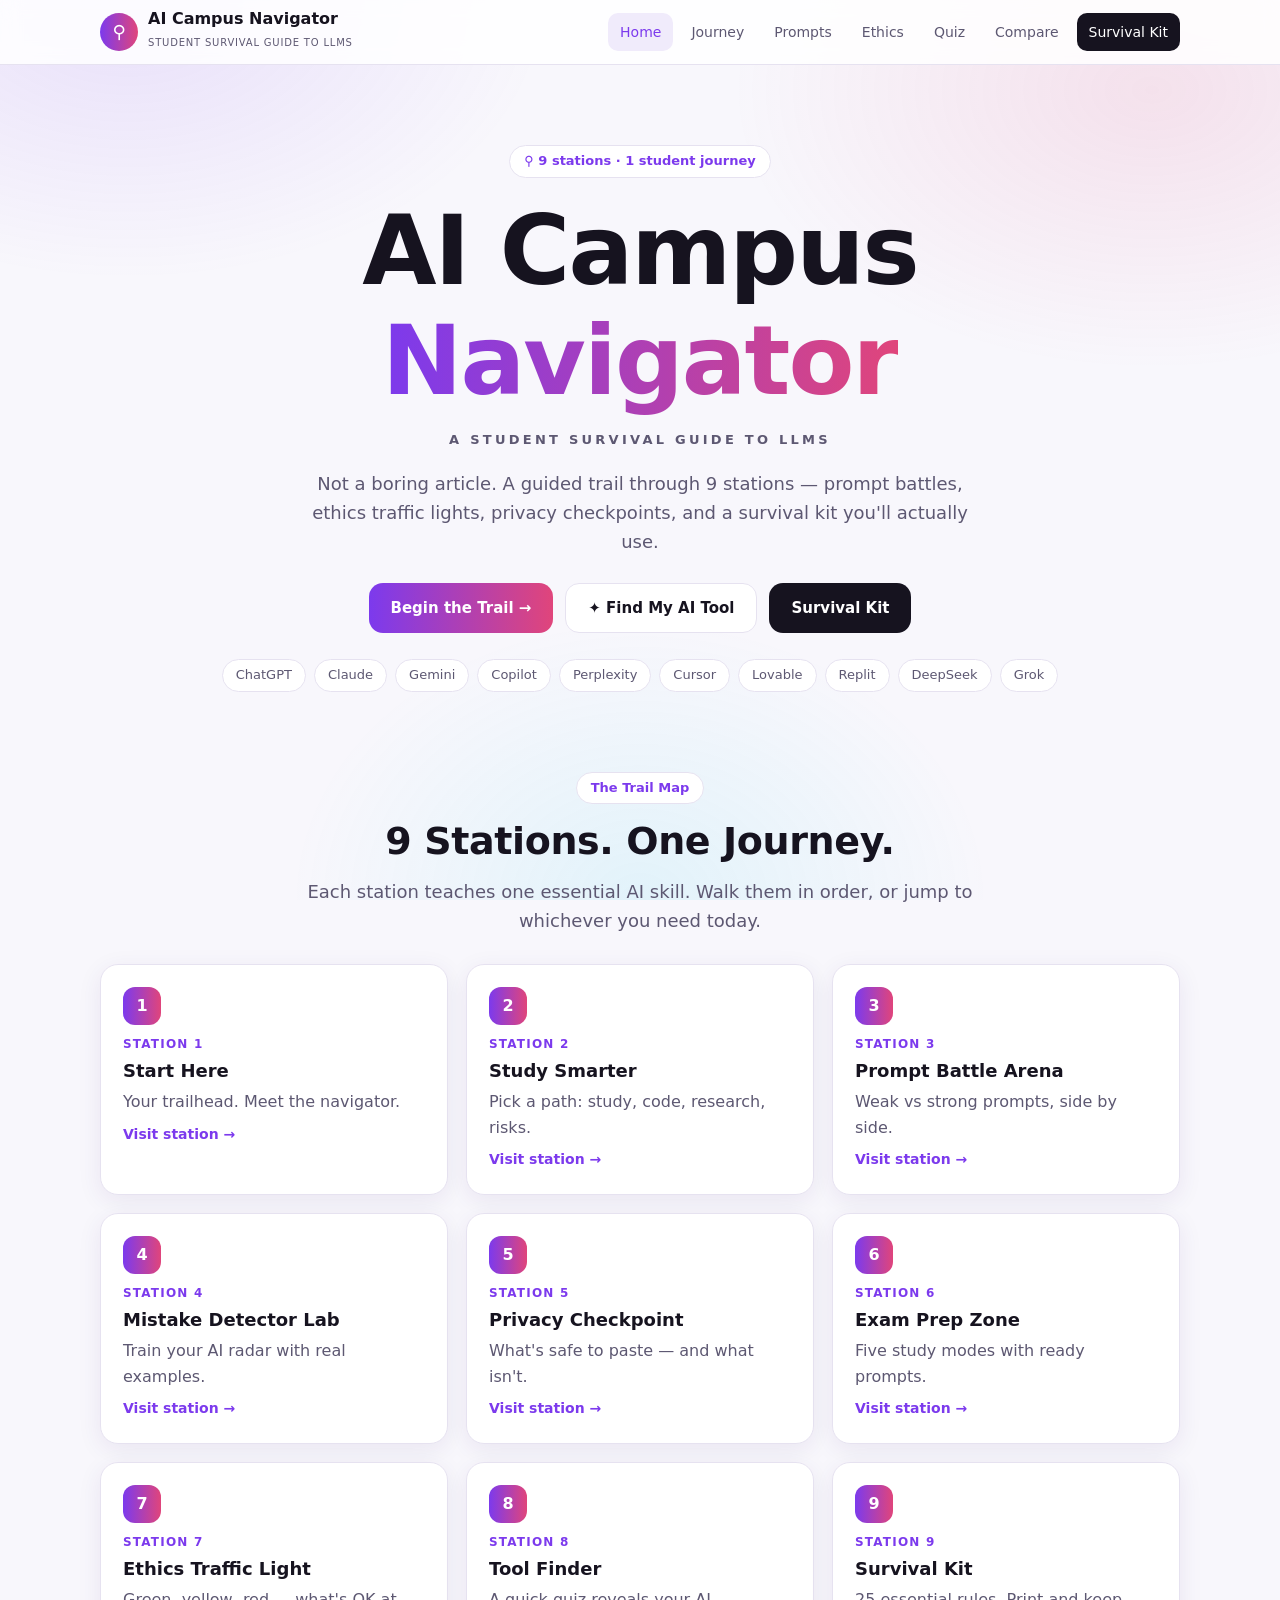
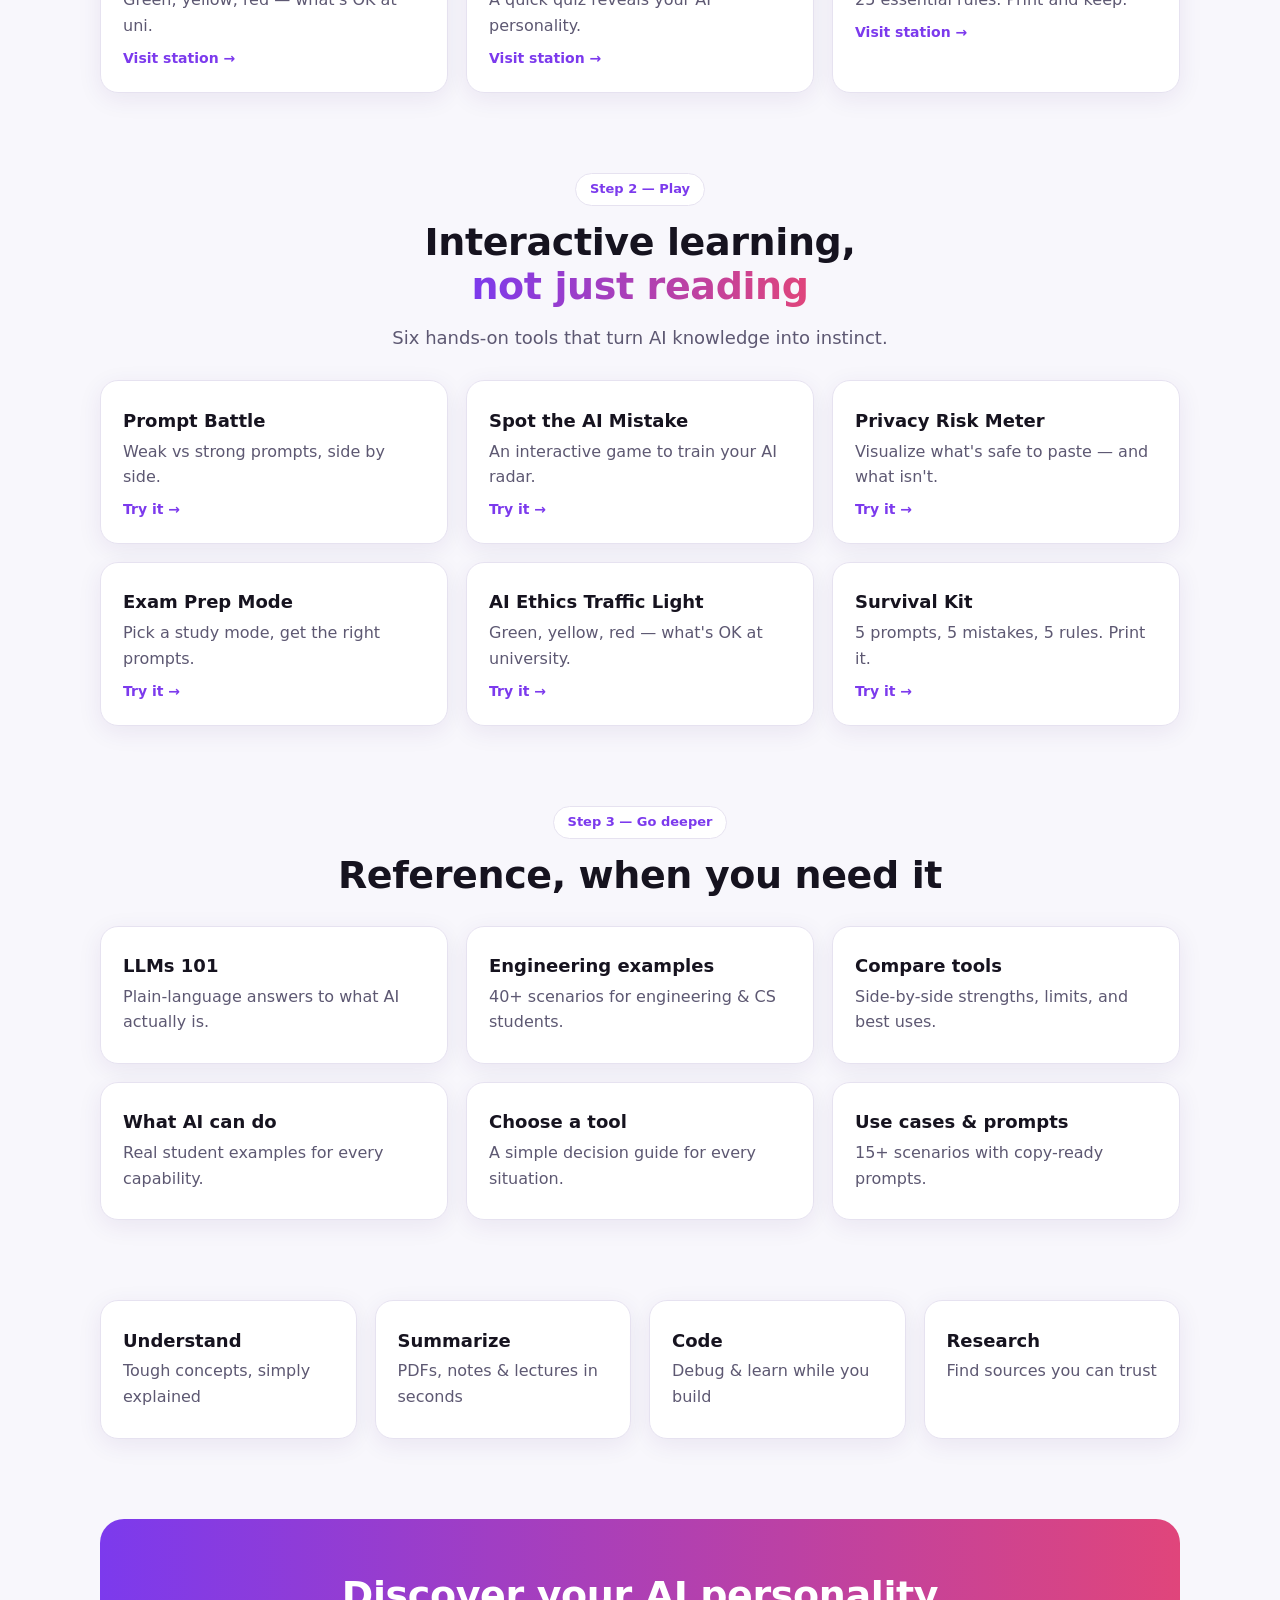
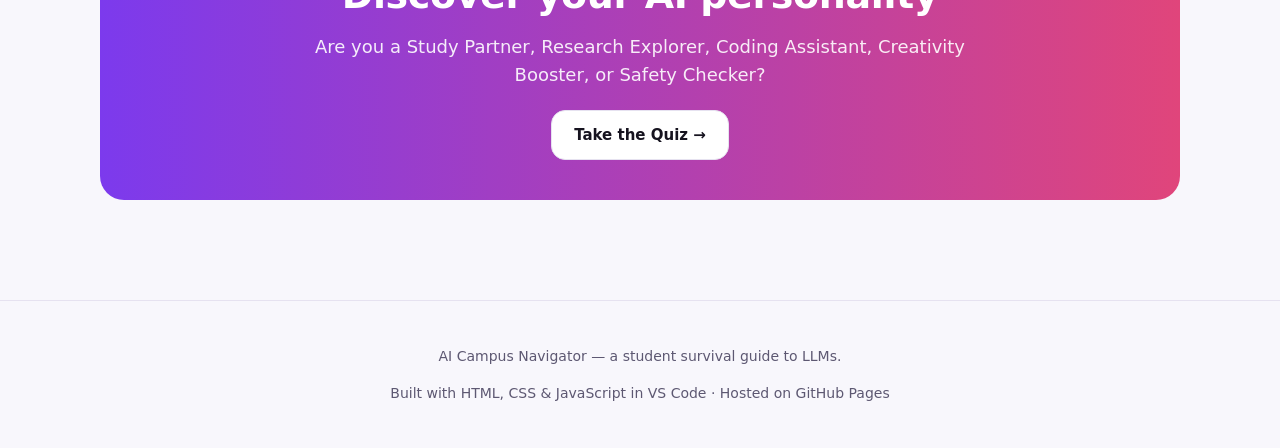
<file: index.html>
<!DOCTYPE html>
<html lang="en">
<head>
  <meta charset="UTF-8">
  <meta name="viewport" content="width=device-width, initial-scale=1.0">
  <title>Home — AI Campus Navigator</title>
  <link rel="stylesheet" href="style.css">
</head>
<body>
  <header>
    <div class="container nav">
      <a href="index.html" class="logo">
        <span class="logo-icon">&#9906;</span>
        <span><strong>AI Campus Navigator</strong><small>Student survival guide to LLMs</small></span>
      </a>
      <button class="menu-btn" aria-label="Open menu">&#9776;</button>
      <nav class="nav-links">
        <a href="index.html">Home</a>
        <a href="journey.html">Journey</a>
        <a href="prompt-battle.html">Prompts</a>
        <a href="ethics.html">Ethics</a>
        <a href="quiz.html">Quiz</a>
        <a href="compare.html">Compare</a>
        <a href="survival-kit.html" class="dark">Survival Kit</a>
      </nav>
    </div>
  </header>

  <main class="container">
    <section class="hero">
      <span class="eyebrow">&#9906; 9 stations · 1 student journey</span>
      <h1>AI Campus<br><span class="grad-text">Navigator</span></h1>
      <p class="tagline">A STUDENT SURVIVAL GUIDE TO LLMS</p>
      <p class="lead">Not a boring article. A guided trail through 9 stations — prompt battles, ethics traffic lights, privacy checkpoints, and a survival kit you'll actually use.</p>
      <div class="buttons">
        <a href="#trail" class="btn primary">Begin the Trail &rarr;</a>
        <a href="quiz.html" class="btn">&#10022; Find My AI Tool</a>
        <a href="survival-kit.html" class="btn dark">Survival Kit</a>
      </div>
      <div class="chips"><span class="chip">ChatGPT</span><span class="chip">Claude</span><span class="chip">Gemini</span><span class="chip">Copilot</span><span class="chip">Perplexity</span><span class="chip">Cursor</span><span class="chip">Lovable</span><span class="chip">Replit</span><span class="chip">DeepSeek</span><span class="chip">Grok</span></div>
    </section>

    <section id="trail">
      <div class="section-title">
        <span class="eyebrow">The Trail Map</span>
        <h2>9 Stations. One Journey.</h2>
        <p class="lead">Each station teaches one essential AI skill. Walk them in order, or jump to whichever you need today.</p>
      </div>
      <div class="grid grid-3">
        <a class="card" href="llms-101.html">
          <div class="num">1</div>
          <div class="station-label">STATION 1</div>
          <h3>Start Here</h3>
          <p class="muted">Your trailhead. Meet the navigator.</p>
          <span class="link-more">Visit station &rarr;</span>
        </a>
        <a class="card" href="journey.html">
          <div class="num">2</div>
          <div class="station-label">STATION 2</div>
          <h3>Study Smarter</h3>
          <p class="muted">Pick a path: study, code, research, risks.</p>
          <span class="link-more">Visit station &rarr;</span>
        </a>
        <a class="card" href="prompt-battle.html">
          <div class="num">3</div>
          <div class="station-label">STATION 3</div>
          <h3>Prompt Battle Arena</h3>
          <p class="muted">Weak vs strong prompts, side by side.</p>
          <span class="link-more">Visit station &rarr;</span>
        </a>
        <a class="card" href="mistake-detector.html">
          <div class="num">4</div>
          <div class="station-label">STATION 4</div>
          <h3>Mistake Detector Lab</h3>
          <p class="muted">Train your AI radar with real examples.</p>
          <span class="link-more">Visit station &rarr;</span>
        </a>
        <a class="card" href="privacy-meter.html">
          <div class="num">5</div>
          <div class="station-label">STATION 5</div>
          <h3>Privacy Checkpoint</h3>
          <p class="muted">What&#x27;s safe to paste — and what isn&#x27;t.</p>
          <span class="link-more">Visit station &rarr;</span>
        </a>
        <a class="card" href="exam-mode.html">
          <div class="num">6</div>
          <div class="station-label">STATION 6</div>
          <h3>Exam Prep Zone</h3>
          <p class="muted">Five study modes with ready prompts.</p>
          <span class="link-more">Visit station &rarr;</span>
        </a>
        <a class="card" href="ethics.html">
          <div class="num">7</div>
          <div class="station-label">STATION 7</div>
          <h3>Ethics Traffic Light</h3>
          <p class="muted">Green, yellow, red — what&#x27;s OK at uni.</p>
          <span class="link-more">Visit station &rarr;</span>
        </a>
        <a class="card" href="quiz.html">
          <div class="num">8</div>
          <div class="station-label">STATION 8</div>
          <h3>Tool Finder</h3>
          <p class="muted">A quick quiz reveals your AI personality.</p>
          <span class="link-more">Visit station &rarr;</span>
        </a>
        <a class="card" href="survival-kit.html">
          <div class="num">9</div>
          <div class="station-label">STATION 9</div>
          <h3>Survival Kit</h3>
          <p class="muted">25 essential rules. Print and keep.</p>
          <span class="link-more">Visit station &rarr;</span>
        </a>
      </div>
    </section>

    <section>
      <div class="section-title">
        <span class="eyebrow">Step 2 — Play</span>
        <h2>Interactive learning,<br><span class="grad-text">not just reading</span></h2>
        <p class="lead">Six hands-on tools that turn AI knowledge into instinct.</p>
      </div>
      <div class="grid grid-3">
        <a class="card" href="prompt-battle.html"><h3>Prompt Battle</h3><p class="muted">Weak vs strong prompts, side by side.</p><span class="link-more">Try it &rarr;</span></a>
        <a class="card" href="mistake-detector.html"><h3>Spot the AI Mistake</h3><p class="muted">An interactive game to train your AI radar.</p><span class="link-more">Try it &rarr;</span></a>
        <a class="card" href="privacy-meter.html"><h3>Privacy Risk Meter</h3><p class="muted">Visualize what&#x27;s safe to paste — and what isn&#x27;t.</p><span class="link-more">Try it &rarr;</span></a>
        <a class="card" href="exam-mode.html"><h3>Exam Prep Mode</h3><p class="muted">Pick a study mode, get the right prompts.</p><span class="link-more">Try it &rarr;</span></a>
        <a class="card" href="ethics.html"><h3>AI Ethics Traffic Light</h3><p class="muted">Green, yellow, red — what&#x27;s OK at university.</p><span class="link-more">Try it &rarr;</span></a>
        <a class="card" href="survival-kit.html"><h3>Survival Kit</h3><p class="muted">5 prompts, 5 mistakes, 5 rules. Print it.</p><span class="link-more">Try it &rarr;</span></a>
      </div>
    </section>

    <section>
      <div class="section-title">
        <span class="eyebrow">Step 3 — Go deeper</span>
        <h2>Reference, when you need it</h2>
      </div>
      <div class="grid grid-3">
        <a class="card" href="llms-101.html"><h3>LLMs 101</h3><p class="muted">Plain-language answers to what AI actually is.</p></a>
        <a class="card" href="engineering.html"><h3>Engineering examples</h3><p class="muted">40+ scenarios for engineering &amp; CS students.</p></a>
        <a class="card" href="compare.html"><h3>Compare tools</h3><p class="muted">Side-by-side strengths, limits, and best uses.</p></a>
        <a class="card" href="capabilities.html"><h3>What AI can do</h3><p class="muted">Real student examples for every capability.</p></a>
        <a class="card" href="choose.html"><h3>Choose a tool</h3><p class="muted">A simple decision guide for every situation.</p></a>
        <a class="card" href="use-cases.html"><h3>Use cases &amp; prompts</h3><p class="muted">15+ scenarios with copy-ready prompts.</p></a>
      </div>
    </section>

    <section>
      <div class="grid grid-4">
        <div class="card"><h3>Understand</h3><p class="muted">Tough concepts, simply explained</p></div>
        <div class="card"><h3>Summarize</h3><p class="muted">PDFs, notes &amp; lectures in seconds</p></div>
        <div class="card"><h3>Code</h3><p class="muted">Debug &amp; learn while you build</p></div>
        <div class="card"><h3>Research</h3><p class="muted">Find sources you can trust</p></div>
      </div>
    </section>

    <section>
      <div class="banner">
        <h2>Discover your AI personality</h2>
        <p class="lead">Are you a Study Partner, Research Explorer, Coding Assistant, Creativity Booster, or Safety Checker?</p>
        <a href="quiz.html" class="btn">Take the Quiz &rarr;</a>
      </div>
    </section>
  </main>

  <footer>
    <div class="container">
      <p>AI Campus Navigator — a student survival guide to LLMs.</p>
      <p>Built with HTML, CSS &amp; JavaScript in VS Code · Hosted on GitHub Pages</p>
    </div>
  </footer>

  <script src="script.js"></script>

</body>
</html>
</file>
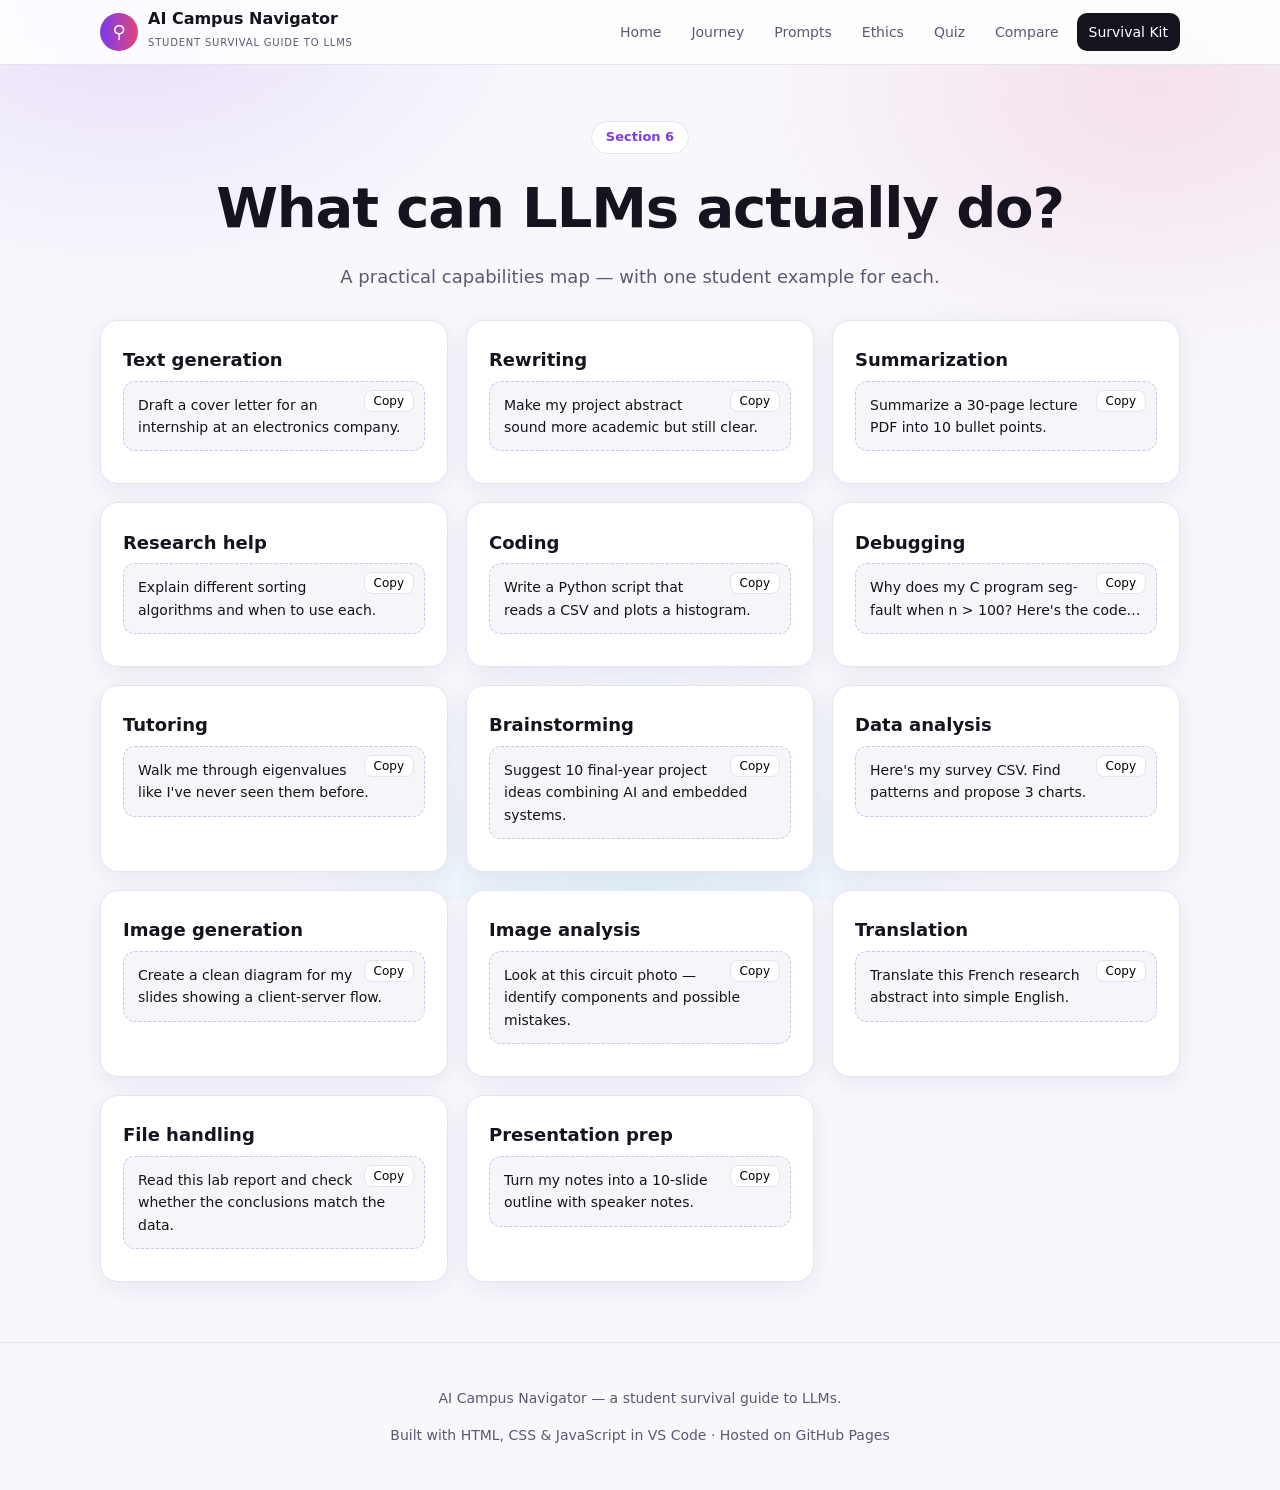
<file: capabilities.html>
<!DOCTYPE html>
<html lang="en">
<head>
  <meta charset="UTF-8">
  <meta name="viewport" content="width=device-width, initial-scale=1.0">
  <title>What can LLMs do? — AI Campus Navigator</title>
  <link rel="stylesheet" href="style.css">
</head>
<body>
  <header>
    <div class="container nav">
      <a href="index.html" class="logo">
        <span class="logo-icon">&#9906;</span>
        <span><strong>AI Campus Navigator</strong><small>Student survival guide to LLMs</small></span>
      </a>
      <button class="menu-btn" aria-label="Open menu">&#9776;</button>
      <nav class="nav-links">
        <a href="index.html">Home</a>
        <a href="journey.html">Journey</a>
        <a href="prompt-battle.html">Prompts</a>
        <a href="ethics.html">Ethics</a>
        <a href="quiz.html">Quiz</a>
        <a href="compare.html">Compare</a>
        <a href="survival-kit.html" class="dark">Survival Kit</a>
      </nav>
    </div>
  </header>

  <main class="container">
    <section class="page-head">
      <span class="eyebrow">Section 6</span>
      <h1>What can LLMs actually do?</h1>
      <p class="lead">A practical capabilities map — with one student example for each.</p>
    </section>
    <div class="grid grid-3">
      <div class="card"><h3>Text generation</h3><div class="prompt">Draft a cover letter for an internship at an electronics company.</div></div>
      <div class="card"><h3>Rewriting</h3><div class="prompt">Make my project abstract sound more academic but still clear.</div></div>
      <div class="card"><h3>Summarization</h3><div class="prompt">Summarize a 30-page lecture PDF into 10 bullet points.</div></div>
      <div class="card"><h3>Research help</h3><div class="prompt">Explain different sorting algorithms and when to use each.</div></div>
      <div class="card"><h3>Coding</h3><div class="prompt">Write a Python script that reads a CSV and plots a histogram.</div></div>
      <div class="card"><h3>Debugging</h3><div class="prompt">Why does my C program seg-fault when n &gt; 100? Here&#x27;s the code…</div></div>
      <div class="card"><h3>Tutoring</h3><div class="prompt">Walk me through eigenvalues like I&#x27;ve never seen them before.</div></div>
      <div class="card"><h3>Brainstorming</h3><div class="prompt">Suggest 10 final-year project ideas combining AI and embedded systems.</div></div>
      <div class="card"><h3>Data analysis</h3><div class="prompt">Here&#x27;s my survey CSV. Find patterns and propose 3 charts.</div></div>
      <div class="card"><h3>Image generation</h3><div class="prompt">Create a clean diagram for my slides showing a client-server flow.</div></div>
      <div class="card"><h3>Image analysis</h3><div class="prompt">Look at this circuit photo — identify components and possible mistakes.</div></div>
      <div class="card"><h3>Translation</h3><div class="prompt">Translate this French research abstract into simple English.</div></div>
      <div class="card"><h3>File handling</h3><div class="prompt">Read this lab report and check whether the conclusions match the data.</div></div>
      <div class="card"><h3>Presentation prep</h3><div class="prompt">Turn my notes into a 10-slide outline with speaker notes.</div></div>
    </div>
  </main>

  <footer>
    <div class="container">
      <p>AI Campus Navigator — a student survival guide to LLMs.</p>
      <p>Built with HTML, CSS &amp; JavaScript in VS Code · Hosted on GitHub Pages</p>
    </div>
  </footer>

  <script src="script.js"></script>

</body>
</html>
</file>
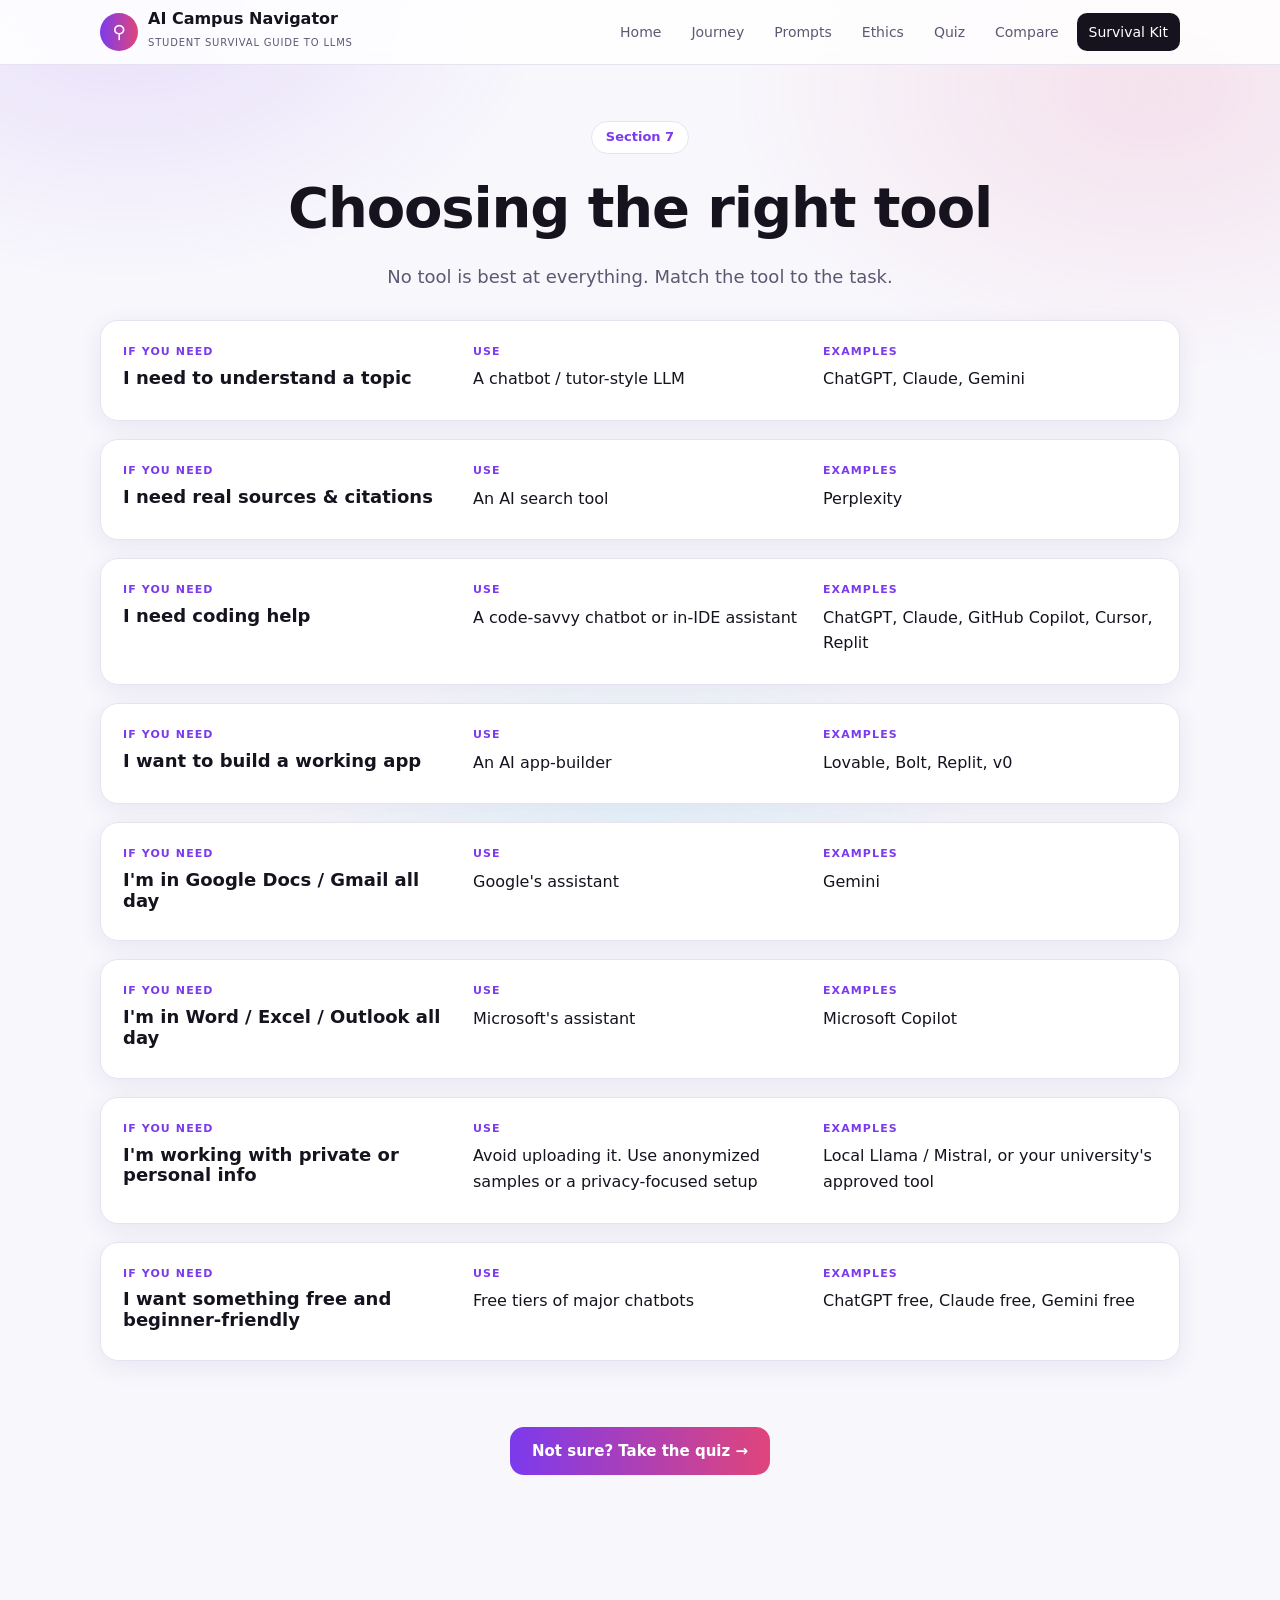
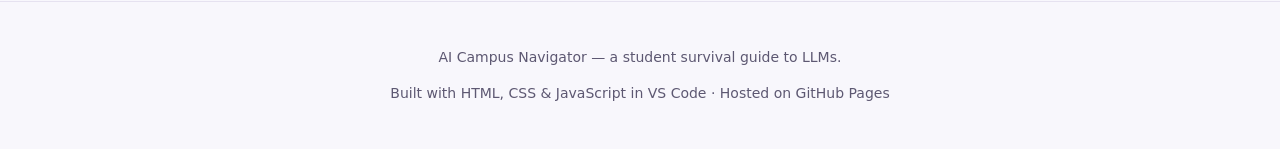
<file: choose.html>
<!DOCTYPE html>
<html lang="en">
<head>
  <meta charset="UTF-8">
  <meta name="viewport" content="width=device-width, initial-scale=1.0">
  <title>Choosing the right AI tool — AI Campus Navigator</title>
  <link rel="stylesheet" href="style.css">
</head>
<body>
  <header>
    <div class="container nav">
      <a href="index.html" class="logo">
        <span class="logo-icon">&#9906;</span>
        <span><strong>AI Campus Navigator</strong><small>Student survival guide to LLMs</small></span>
      </a>
      <button class="menu-btn" aria-label="Open menu">&#9776;</button>
      <nav class="nav-links">
        <a href="index.html">Home</a>
        <a href="journey.html">Journey</a>
        <a href="prompt-battle.html">Prompts</a>
        <a href="ethics.html">Ethics</a>
        <a href="quiz.html">Quiz</a>
        <a href="compare.html">Compare</a>
        <a href="survival-kit.html" class="dark">Survival Kit</a>
      </nav>
    </div>
  </header>

  <main class="container">
    <section class="page-head">
      <span class="eyebrow">Section 7</span>
      <h1>Choosing the right tool</h1>
      <p class="lead">No tool is best at everything. Match the tool to the task.</p>
    </section>
    <div class="grid">
      <div class="card choose-row"><div><small>IF YOU NEED</small><h3>I need to understand a topic</h3></div><div><small>USE</small><p>A chatbot / tutor-style LLM</p></div><div><small>EXAMPLES</small><p>ChatGPT, Claude, Gemini</p></div></div>
      <div class="card choose-row"><div><small>IF YOU NEED</small><h3>I need real sources &amp; citations</h3></div><div><small>USE</small><p>An AI search tool</p></div><div><small>EXAMPLES</small><p>Perplexity</p></div></div>
      <div class="card choose-row"><div><small>IF YOU NEED</small><h3>I need coding help</h3></div><div><small>USE</small><p>A code-savvy chatbot or in-IDE assistant</p></div><div><small>EXAMPLES</small><p>ChatGPT, Claude, GitHub Copilot, Cursor, Replit</p></div></div>
      <div class="card choose-row"><div><small>IF YOU NEED</small><h3>I want to build a working app</h3></div><div><small>USE</small><p>An AI app-builder</p></div><div><small>EXAMPLES</small><p>Lovable, Bolt, Replit, v0</p></div></div>
      <div class="card choose-row"><div><small>IF YOU NEED</small><h3>I&#x27;m in Google Docs / Gmail all day</h3></div><div><small>USE</small><p>Google&#x27;s assistant</p></div><div><small>EXAMPLES</small><p>Gemini</p></div></div>
      <div class="card choose-row"><div><small>IF YOU NEED</small><h3>I&#x27;m in Word / Excel / Outlook all day</h3></div><div><small>USE</small><p>Microsoft&#x27;s assistant</p></div><div><small>EXAMPLES</small><p>Microsoft Copilot</p></div></div>
      <div class="card choose-row"><div><small>IF YOU NEED</small><h3>I&#x27;m working with private or personal info</h3></div><div><small>USE</small><p>Avoid uploading it. Use anonymized samples or a privacy-focused setup</p></div><div><small>EXAMPLES</small><p>Local Llama / Mistral, or your university&#x27;s approved tool</p></div></div>
      <div class="card choose-row"><div><small>IF YOU NEED</small><h3>I want something free and beginner-friendly</h3></div><div><small>USE</small><p>Free tiers of major chatbots</p></div><div><small>EXAMPLES</small><p>ChatGPT free, Claude free, Gemini free</p></div></div>
    </div>
    <section><div class="buttons"><a class="btn primary" href="quiz.html">Not sure? Take the quiz &rarr;</a></div></section>
  </main>

  <footer>
    <div class="container">
      <p>AI Campus Navigator — a student survival guide to LLMs.</p>
      <p>Built with HTML, CSS &amp; JavaScript in VS Code · Hosted on GitHub Pages</p>
    </div>
  </footer>

  <script src="script.js"></script>

</body>
</html>
</file>
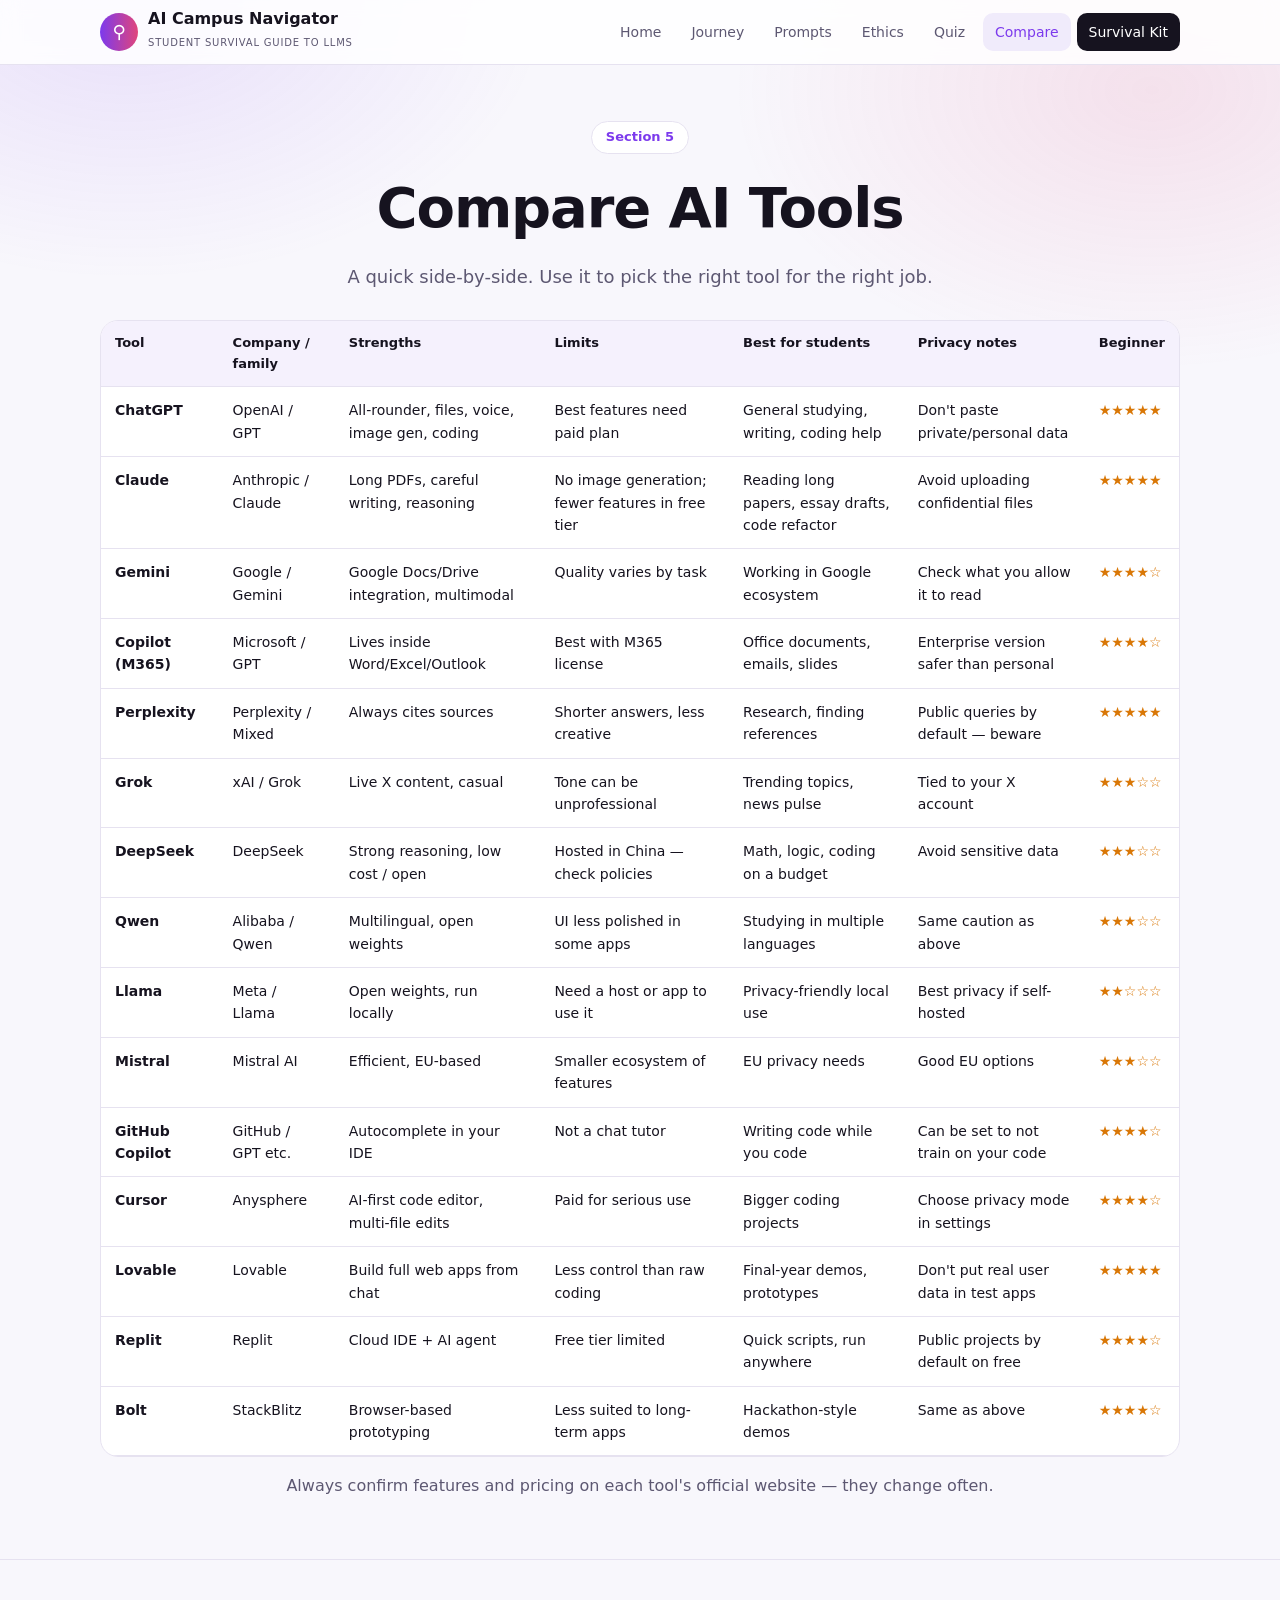
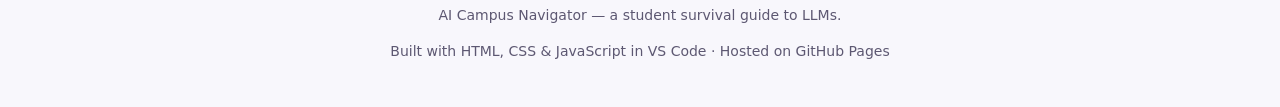
<file: compare.html>
<!DOCTYPE html>
<html lang="en">
<head>
  <meta charset="UTF-8">
  <meta name="viewport" content="width=device-width, initial-scale=1.0">
  <title>Compare AI Tools — AI Campus Navigator</title>
  <link rel="stylesheet" href="style.css">
</head>
<body>
  <header>
    <div class="container nav">
      <a href="index.html" class="logo">
        <span class="logo-icon">&#9906;</span>
        <span><strong>AI Campus Navigator</strong><small>Student survival guide to LLMs</small></span>
      </a>
      <button class="menu-btn" aria-label="Open menu">&#9776;</button>
      <nav class="nav-links">
        <a href="index.html">Home</a>
        <a href="journey.html">Journey</a>
        <a href="prompt-battle.html">Prompts</a>
        <a href="ethics.html">Ethics</a>
        <a href="quiz.html">Quiz</a>
        <a href="compare.html">Compare</a>
        <a href="survival-kit.html" class="dark">Survival Kit</a>
      </nav>
    </div>
  </header>

  <main class="container">
    <section class="page-head">
      <span class="eyebrow">Section 5</span>
      <h1>Compare AI Tools</h1>
      <p class="lead">A quick side-by-side. Use it to pick the right tool for the right job.</p>
    </section>
    <div class="table-wrap">
      <table>
        <thead><tr><th>Tool</th><th>Company / family</th><th>Strengths</th><th>Limits</th><th>Best for students</th><th>Privacy notes</th><th>Beginner</th></tr></thead>
        <tbody>
          <tr><td>ChatGPT</td><td>OpenAI / GPT</td><td>All-rounder, files, voice, image gen, coding</td><td>Best features need paid plan</td><td>General studying, writing, coding help</td><td>Don&#x27;t paste private/personal data</td><td style="color:#d97706">★★★★★</td></tr>
          <tr><td>Claude</td><td>Anthropic / Claude</td><td>Long PDFs, careful writing, reasoning</td><td>No image generation; fewer features in free tier</td><td>Reading long papers, essay drafts, code refactor</td><td>Avoid uploading confidential files</td><td style="color:#d97706">★★★★★</td></tr>
          <tr><td>Gemini</td><td>Google / Gemini</td><td>Google Docs/Drive integration, multimodal</td><td>Quality varies by task</td><td>Working in Google ecosystem</td><td>Check what you allow it to read</td><td style="color:#d97706">★★★★☆</td></tr>
          <tr><td>Copilot (M365)</td><td>Microsoft / GPT</td><td>Lives inside Word/Excel/Outlook</td><td>Best with M365 license</td><td>Office documents, emails, slides</td><td>Enterprise version safer than personal</td><td style="color:#d97706">★★★★☆</td></tr>
          <tr><td>Perplexity</td><td>Perplexity / Mixed</td><td>Always cites sources</td><td>Shorter answers, less creative</td><td>Research, finding references</td><td>Public queries by default — beware</td><td style="color:#d97706">★★★★★</td></tr>
          <tr><td>Grok</td><td>xAI / Grok</td><td>Live X content, casual</td><td>Tone can be unprofessional</td><td>Trending topics, news pulse</td><td>Tied to your X account</td><td style="color:#d97706">★★★☆☆</td></tr>
          <tr><td>DeepSeek</td><td>DeepSeek</td><td>Strong reasoning, low cost / open</td><td>Hosted in China — check policies</td><td>Math, logic, coding on a budget</td><td>Avoid sensitive data</td><td style="color:#d97706">★★★☆☆</td></tr>
          <tr><td>Qwen</td><td>Alibaba / Qwen</td><td>Multilingual, open weights</td><td>UI less polished in some apps</td><td>Studying in multiple languages</td><td>Same caution as above</td><td style="color:#d97706">★★★☆☆</td></tr>
          <tr><td>Llama</td><td>Meta / Llama</td><td>Open weights, run locally</td><td>Need a host or app to use it</td><td>Privacy-friendly local use</td><td>Best privacy if self-hosted</td><td style="color:#d97706">★★☆☆☆</td></tr>
          <tr><td>Mistral</td><td>Mistral AI</td><td>Efficient, EU-based</td><td>Smaller ecosystem of features</td><td>EU privacy needs</td><td>Good EU options</td><td style="color:#d97706">★★★☆☆</td></tr>
          <tr><td>GitHub Copilot</td><td>GitHub / GPT etc.</td><td>Autocomplete in your IDE</td><td>Not a chat tutor</td><td>Writing code while you code</td><td>Can be set to not train on your code</td><td style="color:#d97706">★★★★☆</td></tr>
          <tr><td>Cursor</td><td>Anysphere</td><td>AI-first code editor, multi-file edits</td><td>Paid for serious use</td><td>Bigger coding projects</td><td>Choose privacy mode in settings</td><td style="color:#d97706">★★★★☆</td></tr>
          <tr><td>Lovable</td><td>Lovable</td><td>Build full web apps from chat</td><td>Less control than raw coding</td><td>Final-year demos, prototypes</td><td>Don&#x27;t put real user data in test apps</td><td style="color:#d97706">★★★★★</td></tr>
          <tr><td>Replit</td><td>Replit</td><td>Cloud IDE + AI agent</td><td>Free tier limited</td><td>Quick scripts, run anywhere</td><td>Public projects by default on free</td><td style="color:#d97706">★★★★☆</td></tr>
          <tr><td>Bolt</td><td>StackBlitz</td><td>Browser-based prototyping</td><td>Less suited to long-term apps</td><td>Hackathon-style demos</td><td>Same as above</td><td style="color:#d97706">★★★★☆</td></tr>
        </tbody>
      </table>
    </div>
    <p class="muted" style="text-align:center">Always confirm features and pricing on each tool's official website — they change often.</p>
  </main>

  <footer>
    <div class="container">
      <p>AI Campus Navigator — a student survival guide to LLMs.</p>
      <p>Built with HTML, CSS &amp; JavaScript in VS Code · Hosted on GitHub Pages</p>
    </div>
  </footer>

  <script src="script.js"></script>

</body>
</html>
</file>
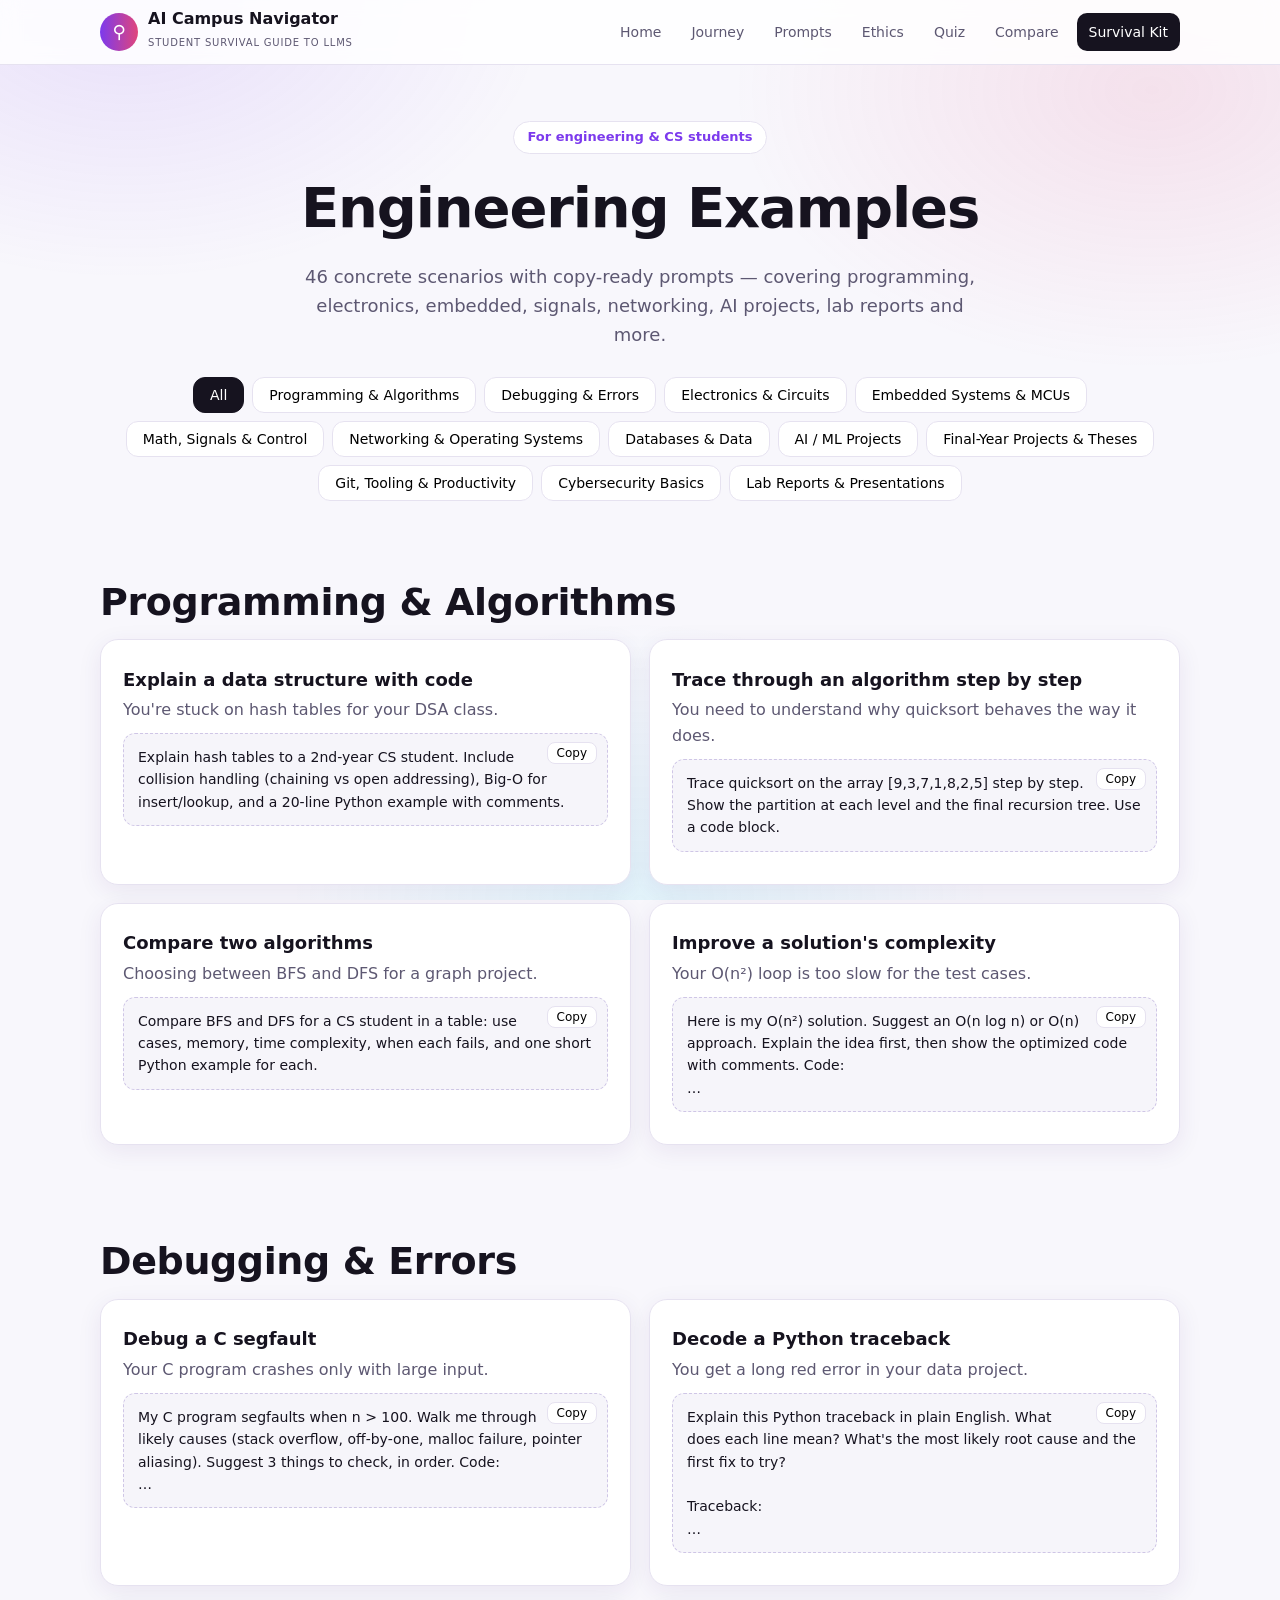
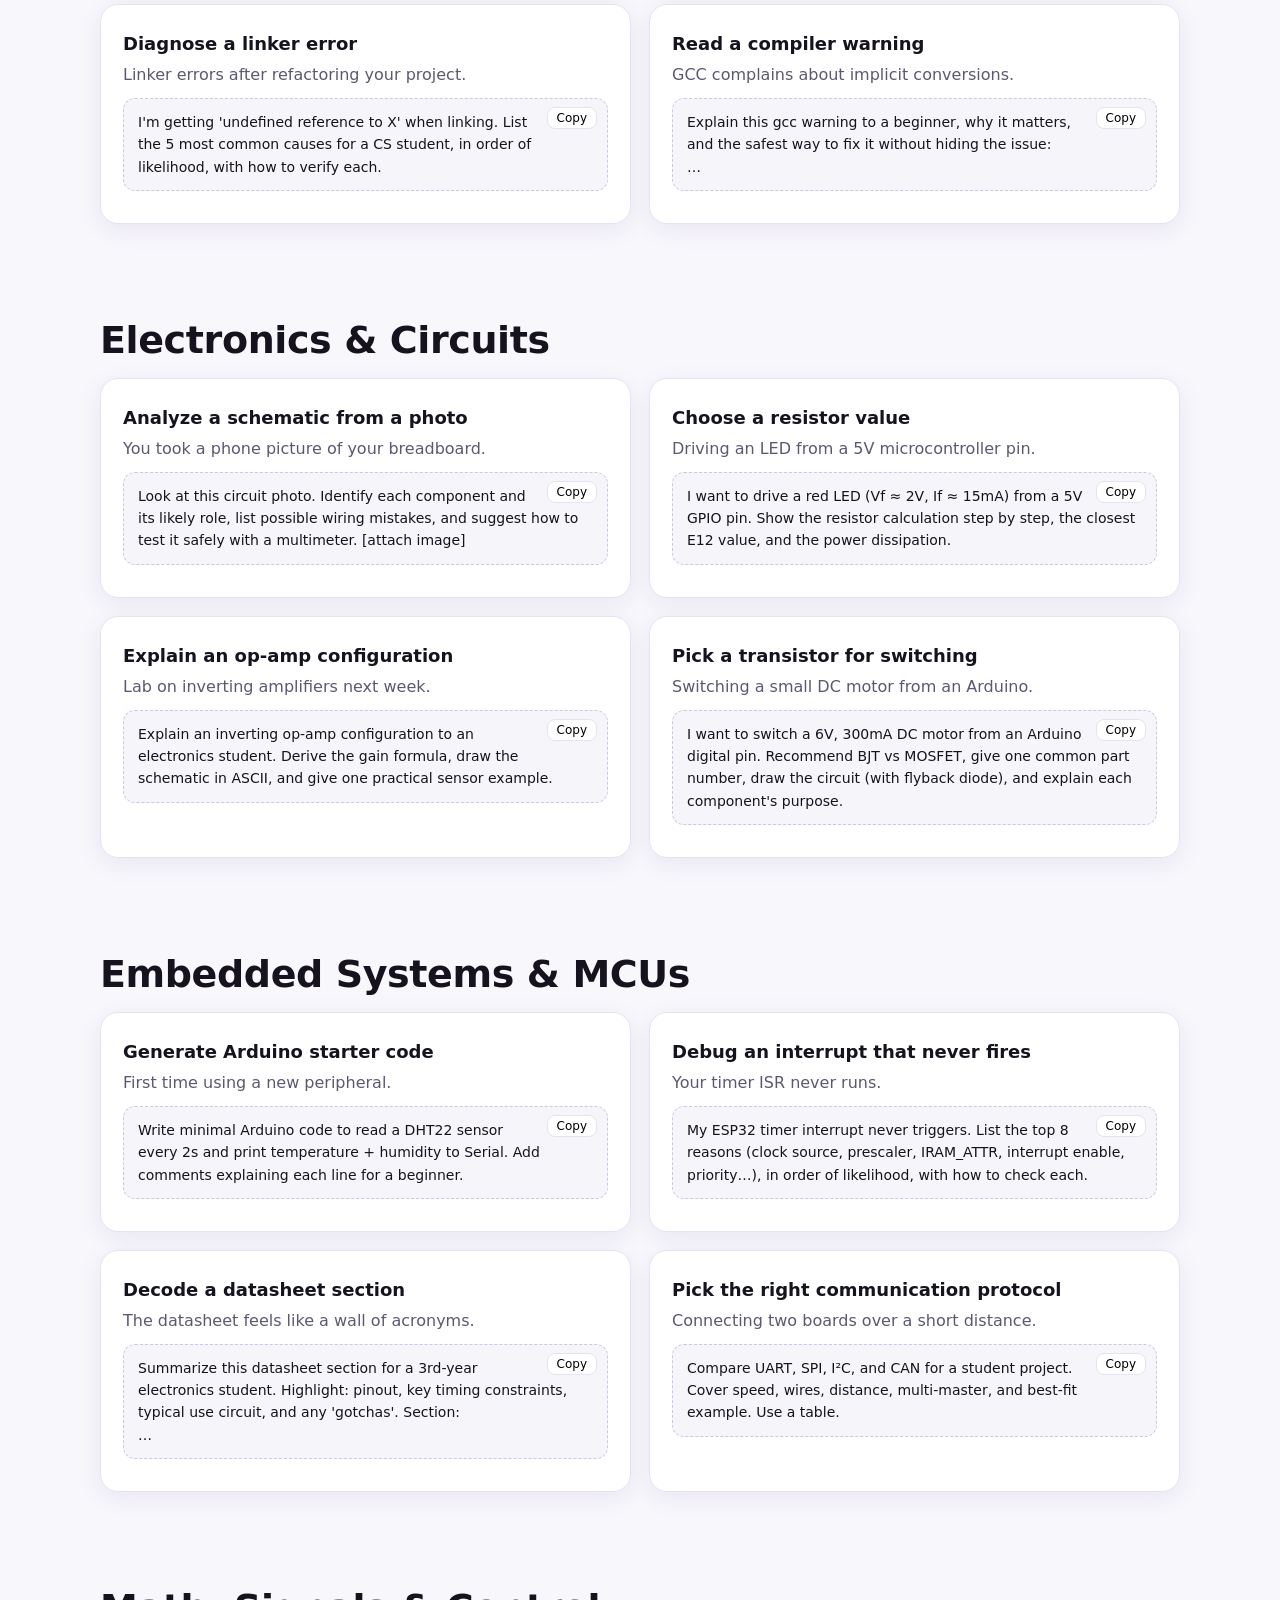
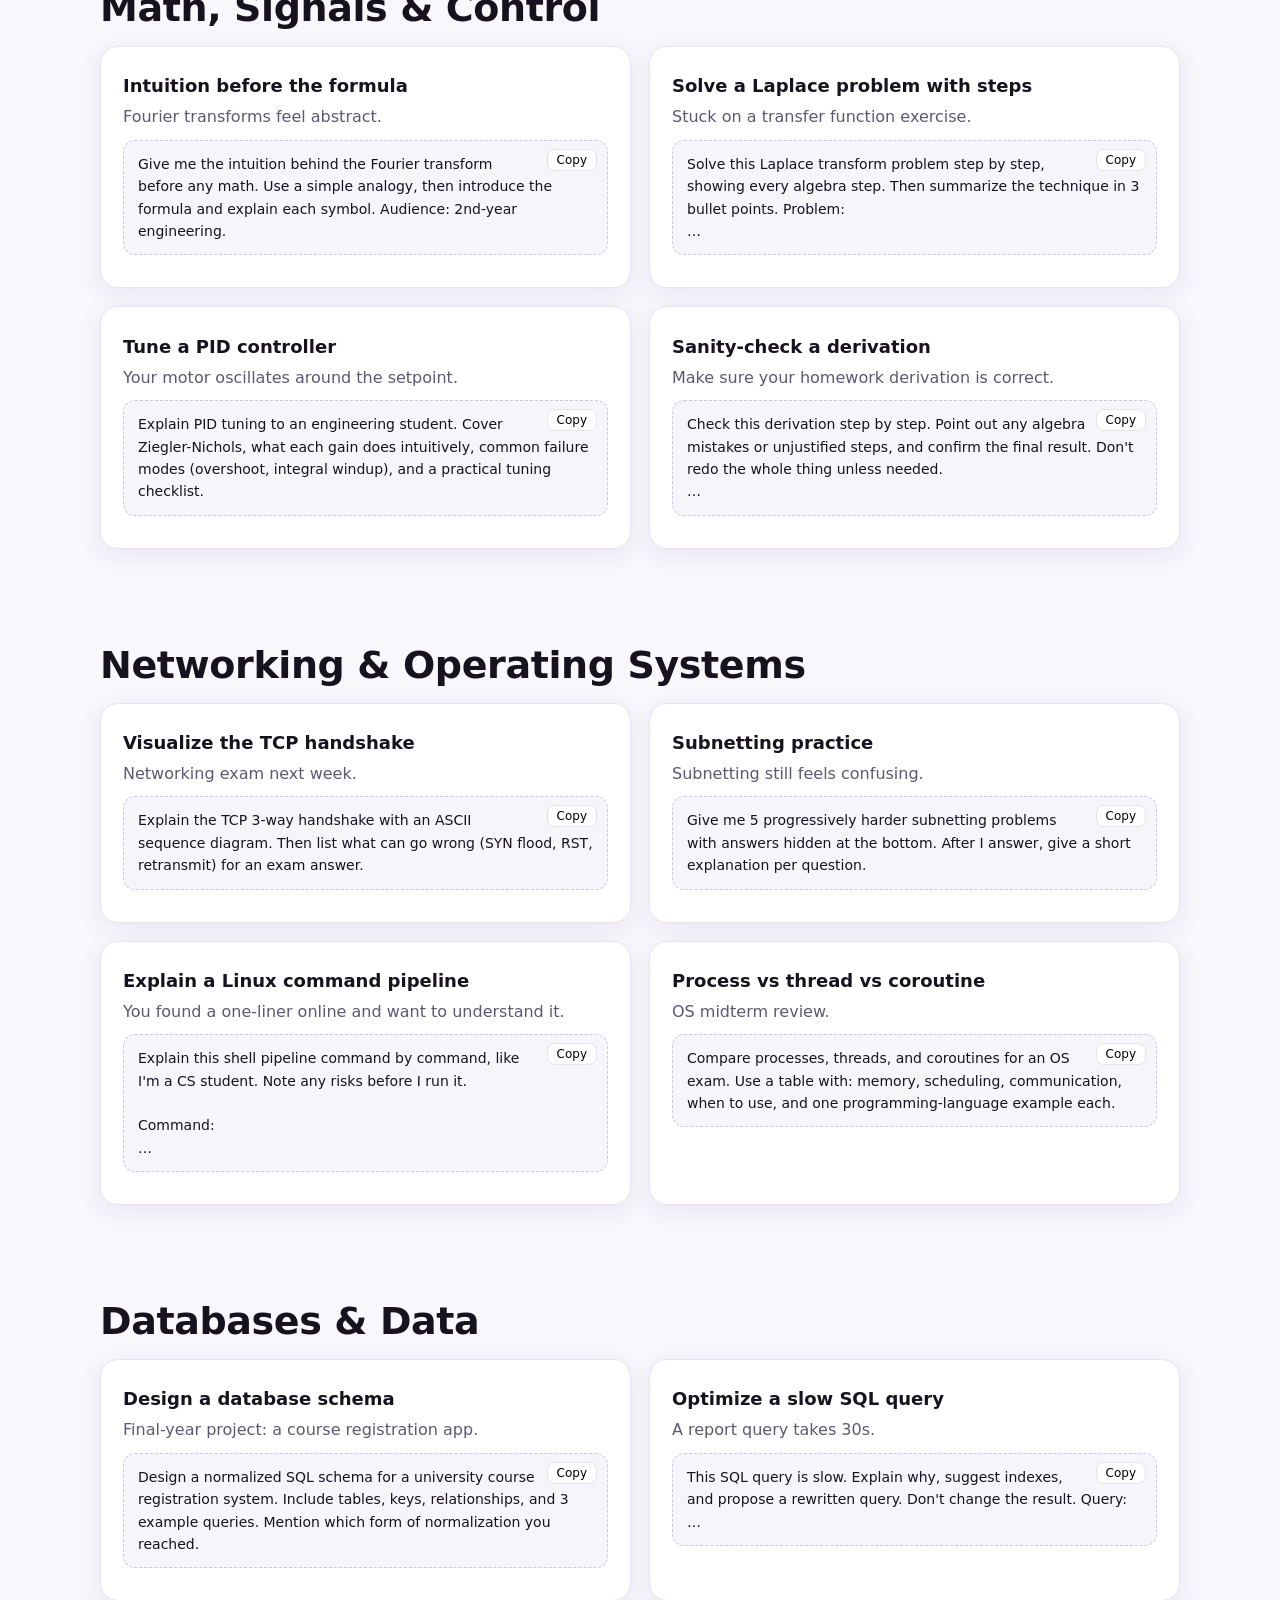
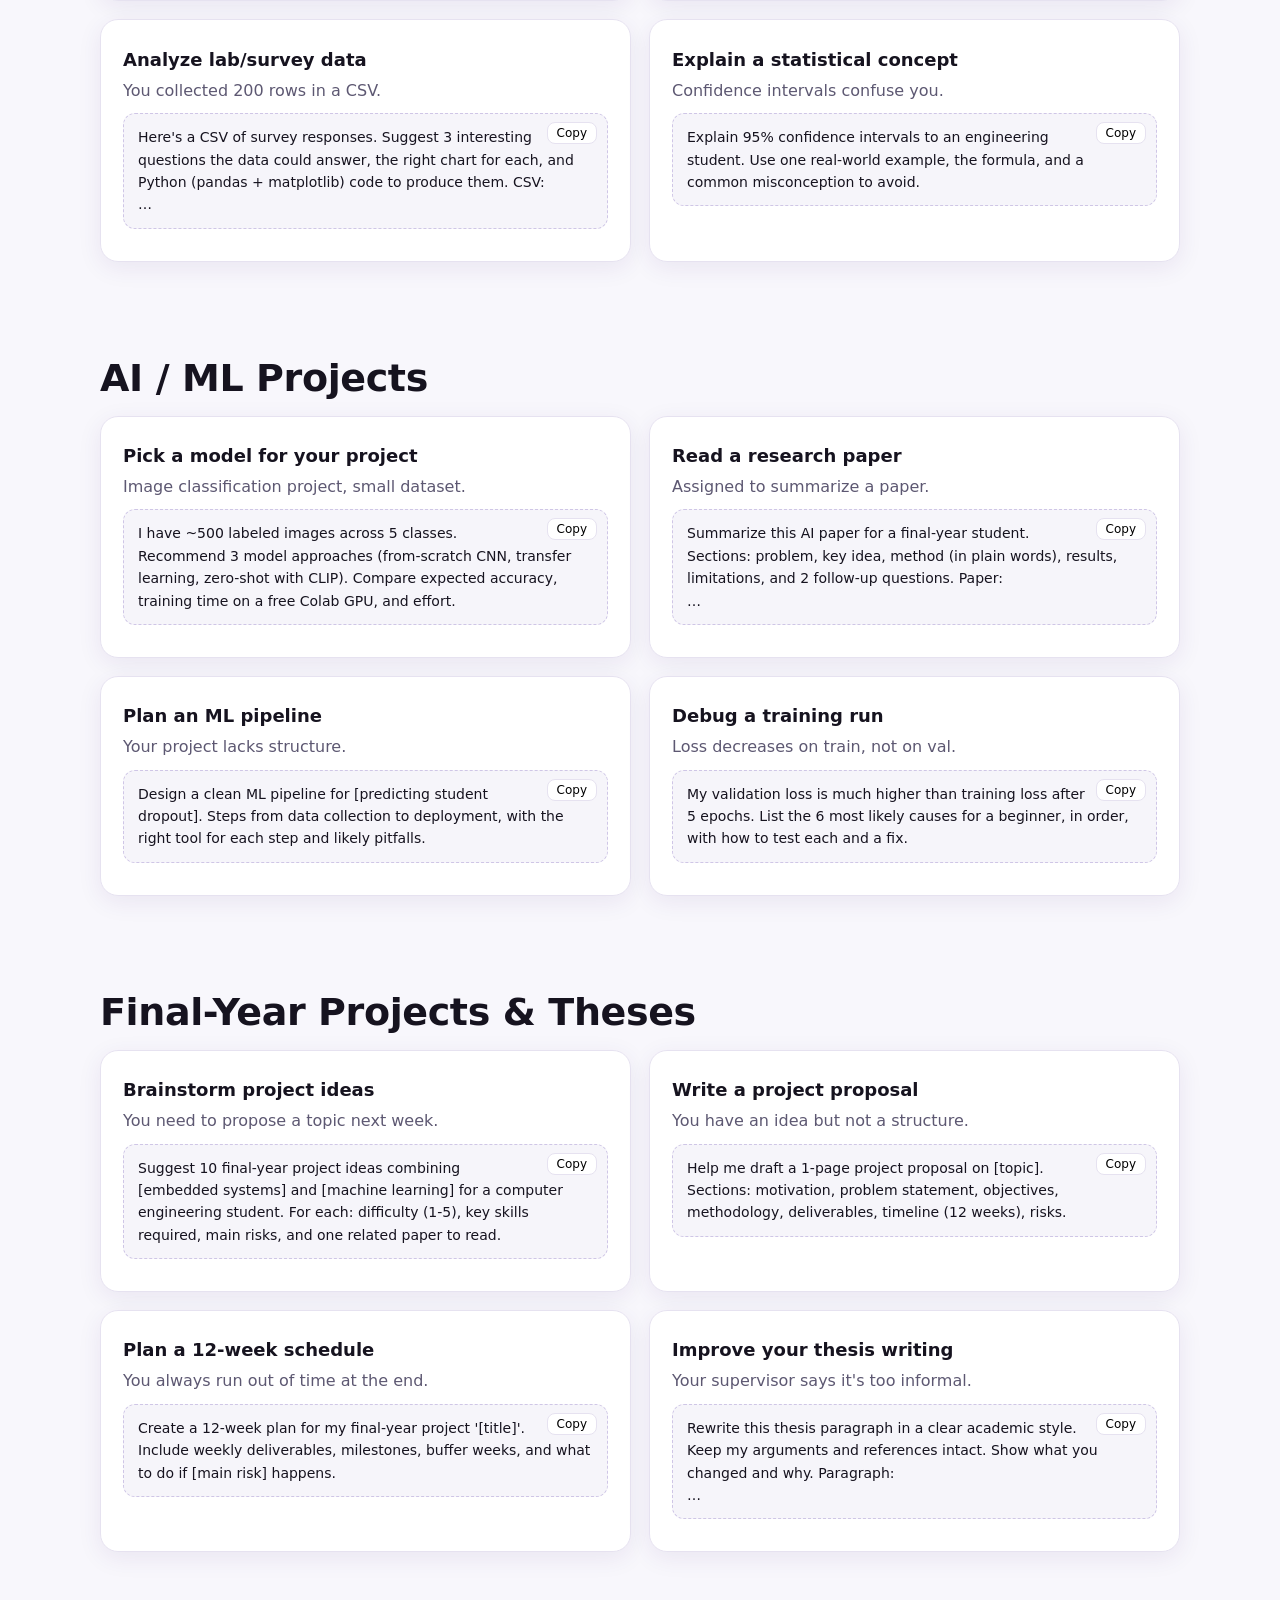
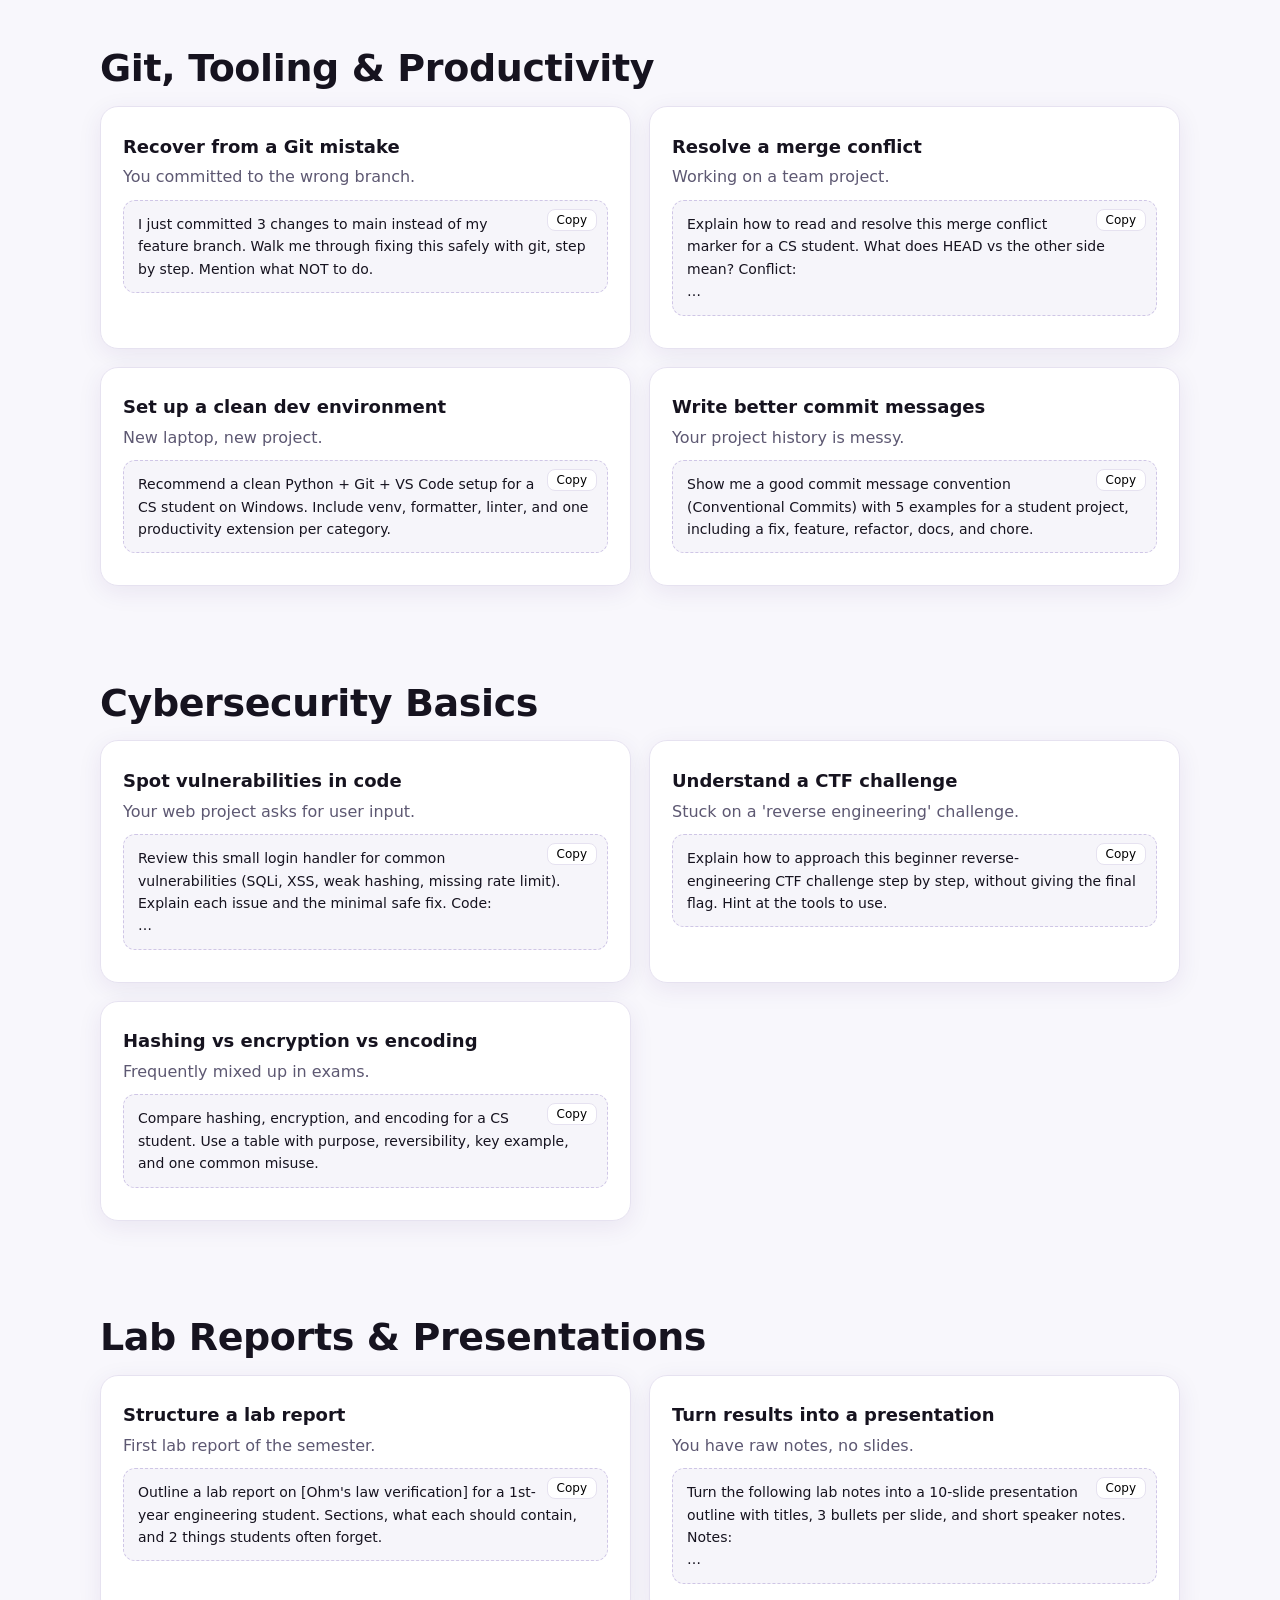
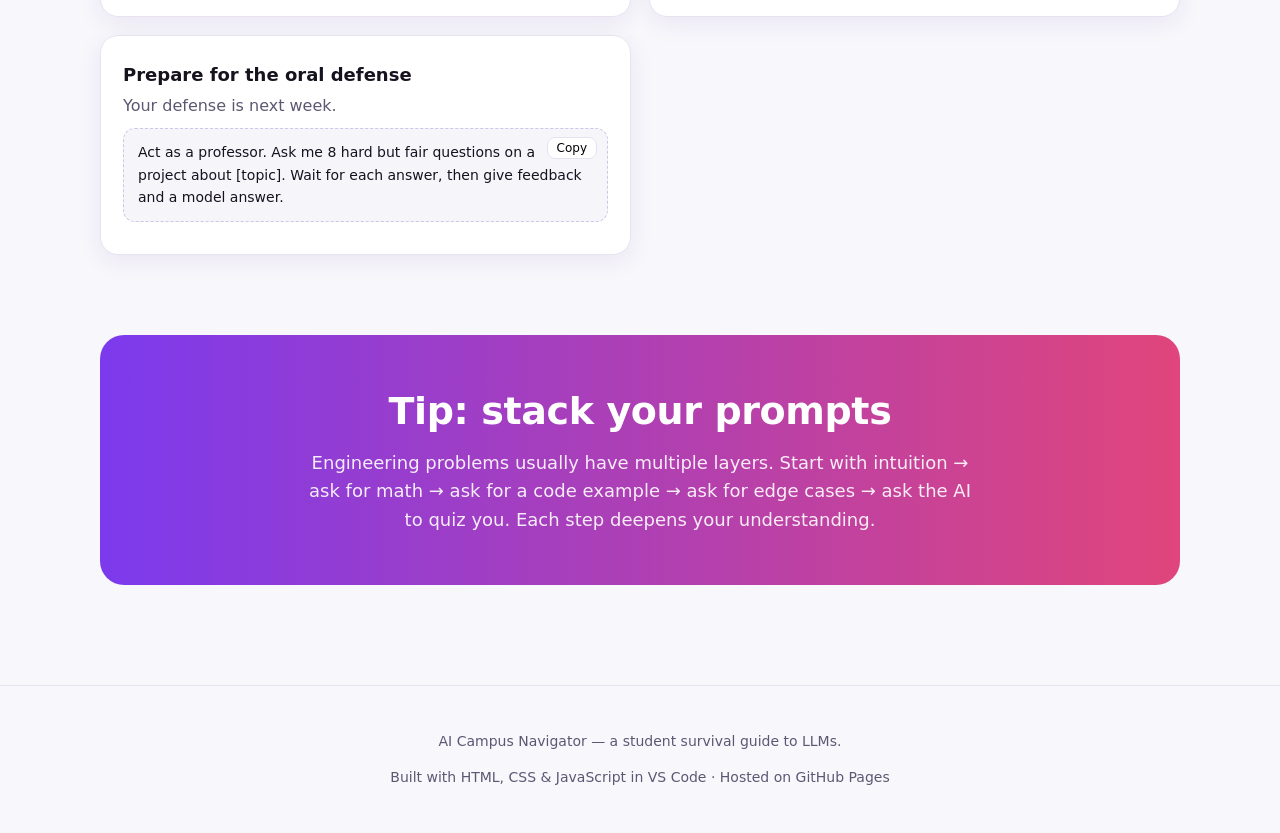
<file: engineering.html>
<!DOCTYPE html>
<html lang="en">
<head>
  <meta charset="UTF-8">
  <meta name="viewport" content="width=device-width, initial-scale=1.0">
  <title>Engineering &amp; CS Examples — AI Campus Navigator</title>
  <link rel="stylesheet" href="style.css">
</head>
<body>
  <header>
    <div class="container nav">
      <a href="index.html" class="logo">
        <span class="logo-icon">&#9906;</span>
        <span><strong>AI Campus Navigator</strong><small>Student survival guide to LLMs</small></span>
      </a>
      <button class="menu-btn" aria-label="Open menu">&#9776;</button>
      <nav class="nav-links">
        <a href="index.html">Home</a>
        <a href="journey.html">Journey</a>
        <a href="prompt-battle.html">Prompts</a>
        <a href="ethics.html">Ethics</a>
        <a href="quiz.html">Quiz</a>
        <a href="compare.html">Compare</a>
        <a href="survival-kit.html" class="dark">Survival Kit</a>
      </nav>
    </div>
  </header>

  <main class="container">
    <section class="page-head">
      <span class="eyebrow">For engineering &amp; CS students</span>
      <h1>Engineering Examples</h1>
      <p class="lead">46 concrete scenarios with copy-ready prompts — covering programming, electronics, embedded, signals, networking, AI projects, lab reports and more.</p>
    </section>
    <div class="tabs" data-target=".eng-group">
      <button class="tab active" data-filter="all">All</button>
      <button class="tab" data-filter="c0">Programming &amp; Algorithms</button>
      <button class="tab" data-filter="c1">Debugging &amp; Errors</button>
      <button class="tab" data-filter="c2">Electronics &amp; Circuits</button>
      <button class="tab" data-filter="c3">Embedded Systems &amp; MCUs</button>
      <button class="tab" data-filter="c4">Math, Signals &amp; Control</button>
      <button class="tab" data-filter="c5">Networking &amp; Operating Systems</button>
      <button class="tab" data-filter="c6">Databases &amp; Data</button>
      <button class="tab" data-filter="c7">AI / ML Projects</button>
      <button class="tab" data-filter="c8">Final-Year Projects &amp; Theses</button>
      <button class="tab" data-filter="c9">Git, Tooling &amp; Productivity</button>
      <button class="tab" data-filter="c10">Cybersecurity Basics</button>
      <button class="tab" data-filter="c11">Lab Reports &amp; Presentations</button>
    </div>
    <section class="eng-group" data-group="c0">
      <h2>Programming &amp; Algorithms</h2>
      <div class="grid grid-2">
        <div class="card"><h3>Explain a data structure with code</h3><p class="muted">You&#x27;re stuck on hash tables for your DSA class.</p><div class="prompt">Explain hash tables to a 2nd-year CS student. Include collision handling (chaining vs open addressing), Big-O for insert/lookup, and a 20-line Python example with comments.</div></div>
        <div class="card"><h3>Trace through an algorithm step by step</h3><p class="muted">You need to understand why quicksort behaves the way it does.</p><div class="prompt">Trace quicksort on the array [9,3,7,1,8,2,5] step by step. Show the partition at each level and the final recursion tree. Use a code block.</div></div>
        <div class="card"><h3>Compare two algorithms</h3><p class="muted">Choosing between BFS and DFS for a graph project.</p><div class="prompt">Compare BFS and DFS for a CS student in a table: use cases, memory, time complexity, when each fails, and one short Python example for each.</div></div>
        <div class="card"><h3>Improve a solution&#x27;s complexity</h3><p class="muted">Your O(n²) loop is too slow for the test cases.</p><div class="prompt">Here is my O(n²) solution. Suggest an O(n log n) or O(n) approach. Explain the idea first, then show the optimized code with comments. Code:
…</div></div>
      </div>
    </section>
    <section class="eng-group" data-group="c1">
      <h2>Debugging &amp; Errors</h2>
      <div class="grid grid-2">
        <div class="card"><h3>Debug a C segfault</h3><p class="muted">Your C program crashes only with large input.</p><div class="prompt">My C program segfaults when n &gt; 100. Walk me through likely causes (stack overflow, off-by-one, malloc failure, pointer aliasing). Suggest 3 things to check, in order. Code:
…</div></div>
        <div class="card"><h3>Decode a Python traceback</h3><p class="muted">You get a long red error in your data project.</p><div class="prompt">Explain this Python traceback in plain English. What does each line mean? What&#x27;s the most likely root cause and the first fix to try?

Traceback:
…</div></div>
        <div class="card"><h3>Diagnose a linker error</h3><p class="muted">Linker errors after refactoring your project.</p><div class="prompt">I&#x27;m getting &#x27;undefined reference to X&#x27; when linking. List the 5 most common causes for a CS student, in order of likelihood, with how to verify each.</div></div>
        <div class="card"><h3>Read a compiler warning</h3><p class="muted">GCC complains about implicit conversions.</p><div class="prompt">Explain this gcc warning to a beginner, why it matters, and the safest way to fix it without hiding the issue:
…</div></div>
      </div>
    </section>
    <section class="eng-group" data-group="c2">
      <h2>Electronics &amp; Circuits</h2>
      <div class="grid grid-2">
        <div class="card"><h3>Analyze a schematic from a photo</h3><p class="muted">You took a phone picture of your breadboard.</p><div class="prompt">Look at this circuit photo. Identify each component and its likely role, list possible wiring mistakes, and suggest how to test it safely with a multimeter. [attach image]</div></div>
        <div class="card"><h3>Choose a resistor value</h3><p class="muted">Driving an LED from a 5V microcontroller pin.</p><div class="prompt">I want to drive a red LED (Vf ≈ 2V, If ≈ 15mA) from a 5V GPIO pin. Show the resistor calculation step by step, the closest E12 value, and the power dissipation.</div></div>
        <div class="card"><h3>Explain an op-amp configuration</h3><p class="muted">Lab on inverting amplifiers next week.</p><div class="prompt">Explain an inverting op-amp configuration to an electronics student. Derive the gain formula, draw the schematic in ASCII, and give one practical sensor example.</div></div>
        <div class="card"><h3>Pick a transistor for switching</h3><p class="muted">Switching a small DC motor from an Arduino.</p><div class="prompt">I want to switch a 6V, 300mA DC motor from an Arduino digital pin. Recommend BJT vs MOSFET, give one common part number, draw the circuit (with flyback diode), and explain each component&#x27;s purpose.</div></div>
      </div>
    </section>
    <section class="eng-group" data-group="c3">
      <h2>Embedded Systems &amp; MCUs</h2>
      <div class="grid grid-2">
        <div class="card"><h3>Generate Arduino starter code</h3><p class="muted">First time using a new peripheral.</p><div class="prompt">Write minimal Arduino code to read a DHT22 sensor every 2s and print temperature + humidity to Serial. Add comments explaining each line for a beginner.</div></div>
        <div class="card"><h3>Debug an interrupt that never fires</h3><p class="muted">Your timer ISR never runs.</p><div class="prompt">My ESP32 timer interrupt never triggers. List the top 8 reasons (clock source, prescaler, IRAM_ATTR, interrupt enable, priority…), in order of likelihood, with how to check each.</div></div>
        <div class="card"><h3>Decode a datasheet section</h3><p class="muted">The datasheet feels like a wall of acronyms.</p><div class="prompt">Summarize this datasheet section for a 3rd-year electronics student. Highlight: pinout, key timing constraints, typical use circuit, and any &#x27;gotchas&#x27;. Section:
…</div></div>
        <div class="card"><h3>Pick the right communication protocol</h3><p class="muted">Connecting two boards over a short distance.</p><div class="prompt">Compare UART, SPI, I²C, and CAN for a student project. Cover speed, wires, distance, multi-master, and best-fit example. Use a table.</div></div>
      </div>
    </section>
    <section class="eng-group" data-group="c4">
      <h2>Math, Signals &amp; Control</h2>
      <div class="grid grid-2">
        <div class="card"><h3>Intuition before the formula</h3><p class="muted">Fourier transforms feel abstract.</p><div class="prompt">Give me the intuition behind the Fourier transform before any math. Use a simple analogy, then introduce the formula and explain each symbol. Audience: 2nd-year engineering.</div></div>
        <div class="card"><h3>Solve a Laplace problem with steps</h3><p class="muted">Stuck on a transfer function exercise.</p><div class="prompt">Solve this Laplace transform problem step by step, showing every algebra step. Then summarize the technique in 3 bullet points. Problem:
…</div></div>
        <div class="card"><h3>Tune a PID controller</h3><p class="muted">Your motor oscillates around the setpoint.</p><div class="prompt">Explain PID tuning to an engineering student. Cover Ziegler-Nichols, what each gain does intuitively, common failure modes (overshoot, integral windup), and a practical tuning checklist.</div></div>
        <div class="card"><h3>Sanity-check a derivation</h3><p class="muted">Make sure your homework derivation is correct.</p><div class="prompt">Check this derivation step by step. Point out any algebra mistakes or unjustified steps, and confirm the final result. Don&#x27;t redo the whole thing unless needed.
…</div></div>
      </div>
    </section>
    <section class="eng-group" data-group="c5">
      <h2>Networking &amp; Operating Systems</h2>
      <div class="grid grid-2">
        <div class="card"><h3>Visualize the TCP handshake</h3><p class="muted">Networking exam next week.</p><div class="prompt">Explain the TCP 3-way handshake with an ASCII sequence diagram. Then list what can go wrong (SYN flood, RST, retransmit) for an exam answer.</div></div>
        <div class="card"><h3>Subnetting practice</h3><p class="muted">Subnetting still feels confusing.</p><div class="prompt">Give me 5 progressively harder subnetting problems with answers hidden at the bottom. After I answer, give a short explanation per question.</div></div>
        <div class="card"><h3>Explain a Linux command pipeline</h3><p class="muted">You found a one-liner online and want to understand it.</p><div class="prompt">Explain this shell pipeline command by command, like I&#x27;m a CS student. Note any risks before I run it.

Command:
…</div></div>
        <div class="card"><h3>Process vs thread vs coroutine</h3><p class="muted">OS midterm review.</p><div class="prompt">Compare processes, threads, and coroutines for an OS exam. Use a table with: memory, scheduling, communication, when to use, and one programming-language example each.</div></div>
      </div>
    </section>
    <section class="eng-group" data-group="c6">
      <h2>Databases &amp; Data</h2>
      <div class="grid grid-2">
        <div class="card"><h3>Design a database schema</h3><p class="muted">Final-year project: a course registration app.</p><div class="prompt">Design a normalized SQL schema for a university course registration system. Include tables, keys, relationships, and 3 example queries. Mention which form of normalization you reached.</div></div>
        <div class="card"><h3>Optimize a slow SQL query</h3><p class="muted">A report query takes 30s.</p><div class="prompt">This SQL query is slow. Explain why, suggest indexes, and propose a rewritten query. Don&#x27;t change the result. Query:
…</div></div>
        <div class="card"><h3>Analyze lab/survey data</h3><p class="muted">You collected 200 rows in a CSV.</p><div class="prompt">Here&#x27;s a CSV of survey responses. Suggest 3 interesting questions the data could answer, the right chart for each, and Python (pandas + matplotlib) code to produce them. CSV:
…</div></div>
        <div class="card"><h3>Explain a statistical concept</h3><p class="muted">Confidence intervals confuse you.</p><div class="prompt">Explain 95% confidence intervals to an engineering student. Use one real-world example, the formula, and a common misconception to avoid.</div></div>
      </div>
    </section>
    <section class="eng-group" data-group="c7">
      <h2>AI / ML Projects</h2>
      <div class="grid grid-2">
        <div class="card"><h3>Pick a model for your project</h3><p class="muted">Image classification project, small dataset.</p><div class="prompt">I have ~500 labeled images across 5 classes. Recommend 3 model approaches (from-scratch CNN, transfer learning, zero-shot with CLIP). Compare expected accuracy, training time on a free Colab GPU, and effort.</div></div>
        <div class="card"><h3>Read a research paper</h3><p class="muted">Assigned to summarize a paper.</p><div class="prompt">Summarize this AI paper for a final-year student. Sections: problem, key idea, method (in plain words), results, limitations, and 2 follow-up questions. Paper:
…</div></div>
        <div class="card"><h3>Plan an ML pipeline</h3><p class="muted">Your project lacks structure.</p><div class="prompt">Design a clean ML pipeline for [predicting student dropout]. Steps from data collection to deployment, with the right tool for each step and likely pitfalls.</div></div>
        <div class="card"><h3>Debug a training run</h3><p class="muted">Loss decreases on train, not on val.</p><div class="prompt">My validation loss is much higher than training loss after 5 epochs. List the 6 most likely causes for a beginner, in order, with how to test each and a fix.</div></div>
      </div>
    </section>
    <section class="eng-group" data-group="c8">
      <h2>Final-Year Projects &amp; Theses</h2>
      <div class="grid grid-2">
        <div class="card"><h3>Brainstorm project ideas</h3><p class="muted">You need to propose a topic next week.</p><div class="prompt">Suggest 10 final-year project ideas combining [embedded systems] and [machine learning] for a computer engineering student. For each: difficulty (1-5), key skills required, main risks, and one related paper to read.</div></div>
        <div class="card"><h3>Write a project proposal</h3><p class="muted">You have an idea but not a structure.</p><div class="prompt">Help me draft a 1-page project proposal on [topic]. Sections: motivation, problem statement, objectives, methodology, deliverables, timeline (12 weeks), risks.</div></div>
        <div class="card"><h3>Plan a 12-week schedule</h3><p class="muted">You always run out of time at the end.</p><div class="prompt">Create a 12-week plan for my final-year project &#x27;[title]&#x27;. Include weekly deliverables, milestones, buffer weeks, and what to do if [main risk] happens.</div></div>
        <div class="card"><h3>Improve your thesis writing</h3><p class="muted">Your supervisor says it&#x27;s too informal.</p><div class="prompt">Rewrite this thesis paragraph in a clear academic style. Keep my arguments and references intact. Show what you changed and why. Paragraph:
…</div></div>
      </div>
    </section>
    <section class="eng-group" data-group="c9">
      <h2>Git, Tooling &amp; Productivity</h2>
      <div class="grid grid-2">
        <div class="card"><h3>Recover from a Git mistake</h3><p class="muted">You committed to the wrong branch.</p><div class="prompt">I just committed 3 changes to main instead of my feature branch. Walk me through fixing this safely with git, step by step. Mention what NOT to do.</div></div>
        <div class="card"><h3>Resolve a merge conflict</h3><p class="muted">Working on a team project.</p><div class="prompt">Explain how to read and resolve this merge conflict marker for a CS student. What does HEAD vs the other side mean? Conflict:
…</div></div>
        <div class="card"><h3>Set up a clean dev environment</h3><p class="muted">New laptop, new project.</p><div class="prompt">Recommend a clean Python + Git + VS Code setup for a CS student on Windows. Include venv, formatter, linter, and one productivity extension per category.</div></div>
        <div class="card"><h3>Write better commit messages</h3><p class="muted">Your project history is messy.</p><div class="prompt">Show me a good commit message convention (Conventional Commits) with 5 examples for a student project, including a fix, feature, refactor, docs, and chore.</div></div>
      </div>
    </section>
    <section class="eng-group" data-group="c10">
      <h2>Cybersecurity Basics</h2>
      <div class="grid grid-2">
        <div class="card"><h3>Spot vulnerabilities in code</h3><p class="muted">Your web project asks for user input.</p><div class="prompt">Review this small login handler for common vulnerabilities (SQLi, XSS, weak hashing, missing rate limit). Explain each issue and the minimal safe fix. Code:
…</div></div>
        <div class="card"><h3>Understand a CTF challenge</h3><p class="muted">Stuck on a &#x27;reverse engineering&#x27; challenge.</p><div class="prompt">Explain how to approach this beginner reverse-engineering CTF challenge step by step, without giving the final flag. Hint at the tools to use.</div></div>
        <div class="card"><h3>Hashing vs encryption vs encoding</h3><p class="muted">Frequently mixed up in exams.</p><div class="prompt">Compare hashing, encryption, and encoding for a CS student. Use a table with purpose, reversibility, key example, and one common misuse.</div></div>
      </div>
    </section>
    <section class="eng-group" data-group="c11">
      <h2>Lab Reports &amp; Presentations</h2>
      <div class="grid grid-2">
        <div class="card"><h3>Structure a lab report</h3><p class="muted">First lab report of the semester.</p><div class="prompt">Outline a lab report on [Ohm&#x27;s law verification] for a 1st-year engineering student. Sections, what each should contain, and 2 things students often forget.</div></div>
        <div class="card"><h3>Turn results into a presentation</h3><p class="muted">You have raw notes, no slides.</p><div class="prompt">Turn the following lab notes into a 10-slide presentation outline with titles, 3 bullets per slide, and short speaker notes. Notes:
…</div></div>
        <div class="card"><h3>Prepare for the oral defense</h3><p class="muted">Your defense is next week.</p><div class="prompt">Act as a professor. Ask me 8 hard but fair questions on a project about [topic]. Wait for each answer, then give feedback and a model answer.</div></div>
      </div>
    </section>
    <section>
      <div class="banner">
        <h2>Tip: stack your prompts</h2>
        <p class="lead">Engineering problems usually have multiple layers. Start with intuition &rarr; ask for math &rarr; ask for a code example &rarr; ask for edge cases &rarr; ask the AI to quiz you. Each step deepens your understanding.</p>
      </div>
    </section>
  </main>

  <footer>
    <div class="container">
      <p>AI Campus Navigator — a student survival guide to LLMs.</p>
      <p>Built with HTML, CSS &amp; JavaScript in VS Code · Hosted on GitHub Pages</p>
    </div>
  </footer>

  <script src="script.js"></script>

</body>
</html>
</file>
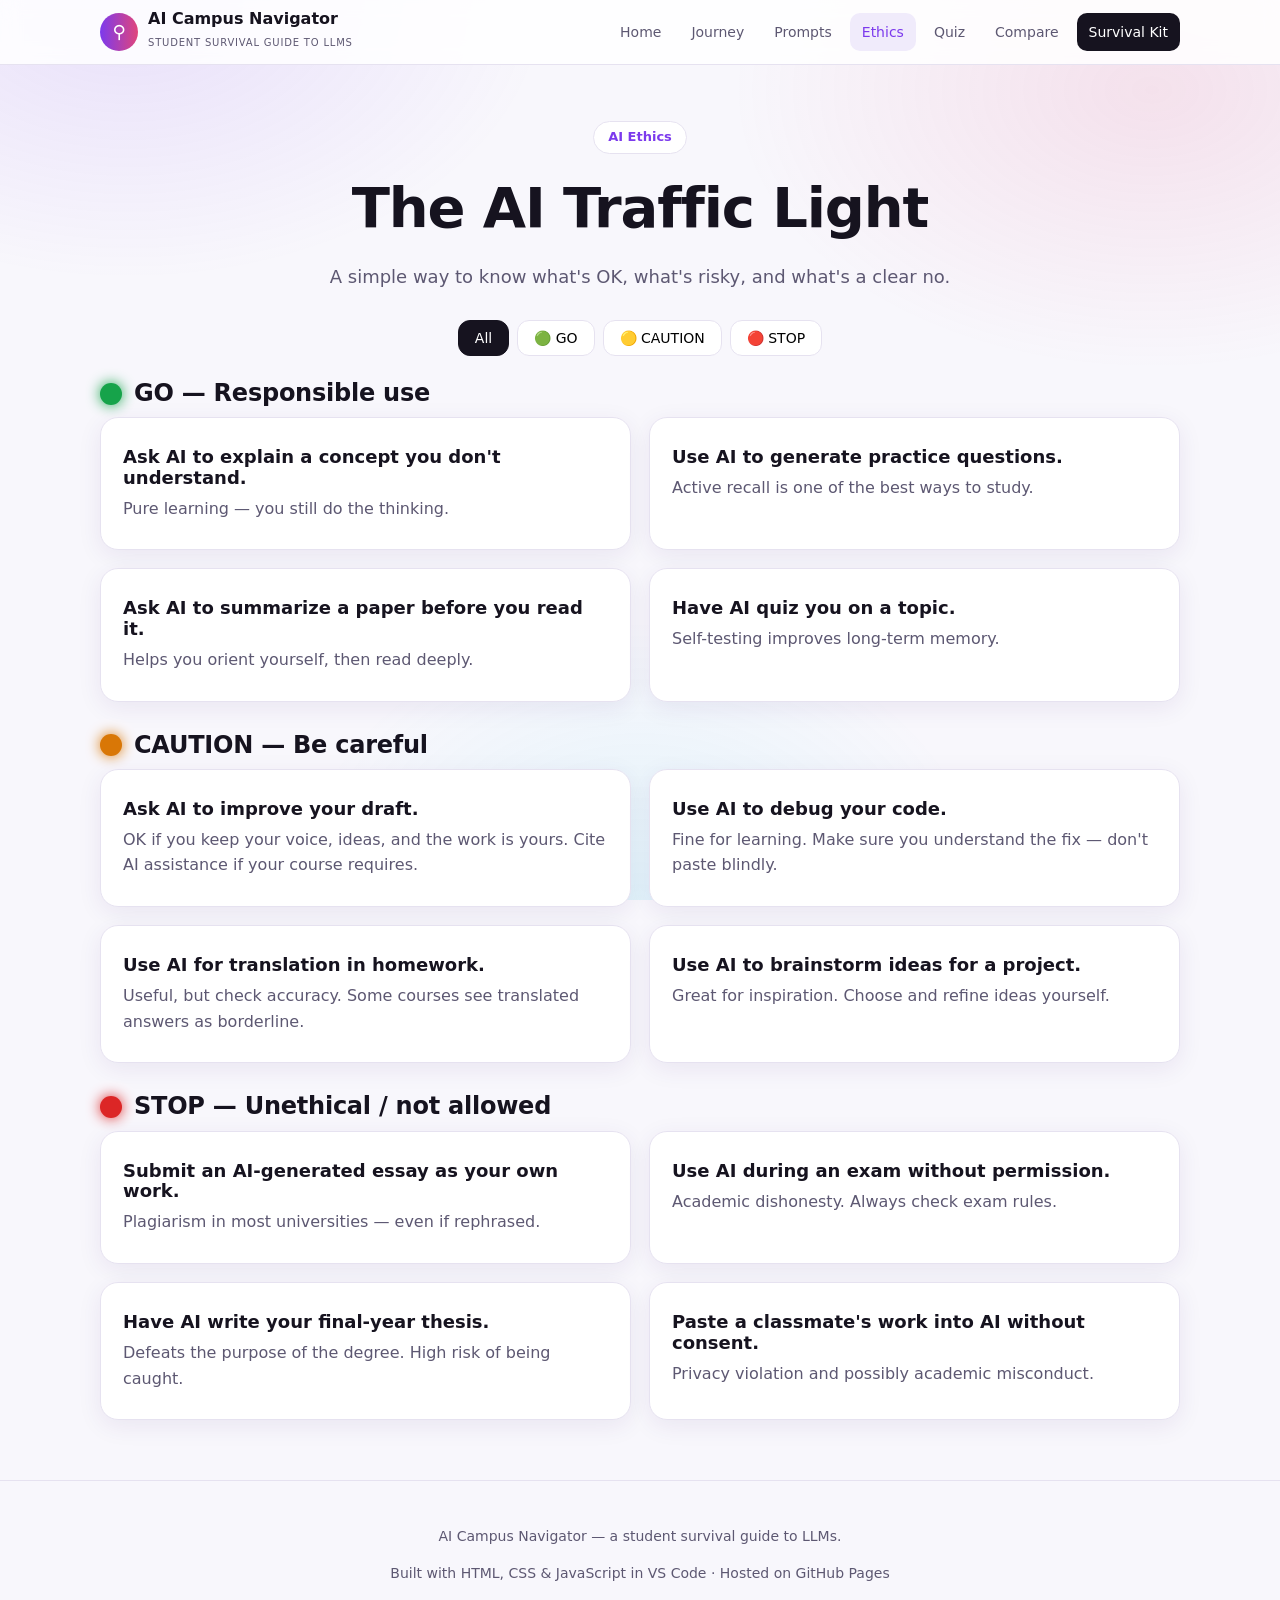
<file: ethics.html>
<!DOCTYPE html>
<html lang="en">
<head>
  <meta charset="UTF-8">
  <meta name="viewport" content="width=device-width, initial-scale=1.0">
  <title>AI Ethics Traffic Light — AI Campus Navigator</title>
  <link rel="stylesheet" href="style.css">
</head>
<body>
  <header>
    <div class="container nav">
      <a href="index.html" class="logo">
        <span class="logo-icon">&#9906;</span>
        <span><strong>AI Campus Navigator</strong><small>Student survival guide to LLMs</small></span>
      </a>
      <button class="menu-btn" aria-label="Open menu">&#9776;</button>
      <nav class="nav-links">
        <a href="index.html">Home</a>
        <a href="journey.html">Journey</a>
        <a href="prompt-battle.html">Prompts</a>
        <a href="ethics.html">Ethics</a>
        <a href="quiz.html">Quiz</a>
        <a href="compare.html">Compare</a>
        <a href="survival-kit.html" class="dark">Survival Kit</a>
      </nav>
    </div>
  </header>

  <main class="container">
    <section class="page-head">
      <span class="eyebrow">AI Ethics</span>
      <h1>The AI Traffic Light</h1>
      <p class="lead">A simple way to know what&#x27;s OK, what&#x27;s risky, and what&#x27;s a clear no.</p>
    </section>
    <div class="tabs" data-target=".light-group">
      <button class="tab active" data-filter="all">All</button>
      <button class="tab" data-filter="go">&#128994; GO</button>
      <button class="tab" data-filter="caution">&#128993; CAUTION</button>
      <button class="tab" data-filter="stop">&#128308; STOP</button>
    </div>
    <div class="light-group" data-group="go">
      <h2><span class="dot go"></span>GO — Responsible use</h2>
      <div class="grid grid-2">
        <div class="card"><h3>Ask AI to explain a concept you don&#x27;t understand.</h3><p class="muted">Pure learning — you still do the thinking.</p></div>
        <div class="card"><h3>Use AI to generate practice questions.</h3><p class="muted">Active recall is one of the best ways to study.</p></div>
        <div class="card"><h3>Ask AI to summarize a paper before you read it.</h3><p class="muted">Helps you orient yourself, then read deeply.</p></div>
        <div class="card"><h3>Have AI quiz you on a topic.</h3><p class="muted">Self-testing improves long-term memory.</p></div>
      </div>
    </div>
    <div class="light-group" data-group="caution">
      <h2><span class="dot caution"></span>CAUTION — Be careful</h2>
      <div class="grid grid-2">
        <div class="card"><h3>Ask AI to improve your draft.</h3><p class="muted">OK if you keep your voice, ideas, and the work is yours. Cite AI assistance if your course requires.</p></div>
        <div class="card"><h3>Use AI to debug your code.</h3><p class="muted">Fine for learning. Make sure you understand the fix — don&#x27;t paste blindly.</p></div>
        <div class="card"><h3>Use AI for translation in homework.</h3><p class="muted">Useful, but check accuracy. Some courses see translated answers as borderline.</p></div>
        <div class="card"><h3>Use AI to brainstorm ideas for a project.</h3><p class="muted">Great for inspiration. Choose and refine ideas yourself.</p></div>
      </div>
    </div>
    <div class="light-group" data-group="stop">
      <h2><span class="dot stop"></span>STOP — Unethical / not allowed</h2>
      <div class="grid grid-2">
        <div class="card"><h3>Submit an AI-generated essay as your own work.</h3><p class="muted">Plagiarism in most universities — even if rephrased.</p></div>
        <div class="card"><h3>Use AI during an exam without permission.</h3><p class="muted">Academic dishonesty. Always check exam rules.</p></div>
        <div class="card"><h3>Have AI write your final-year thesis.</h3><p class="muted">Defeats the purpose of the degree. High risk of being caught.</p></div>
        <div class="card"><h3>Paste a classmate&#x27;s work into AI without consent.</h3><p class="muted">Privacy violation and possibly academic misconduct.</p></div>
      </div>
    </div>

  </main>

  <footer>
    <div class="container">
      <p>AI Campus Navigator — a student survival guide to LLMs.</p>
      <p>Built with HTML, CSS &amp; JavaScript in VS Code · Hosted on GitHub Pages</p>
    </div>
  </footer>

  <script src="script.js"></script>

</body>
</html>
</file>
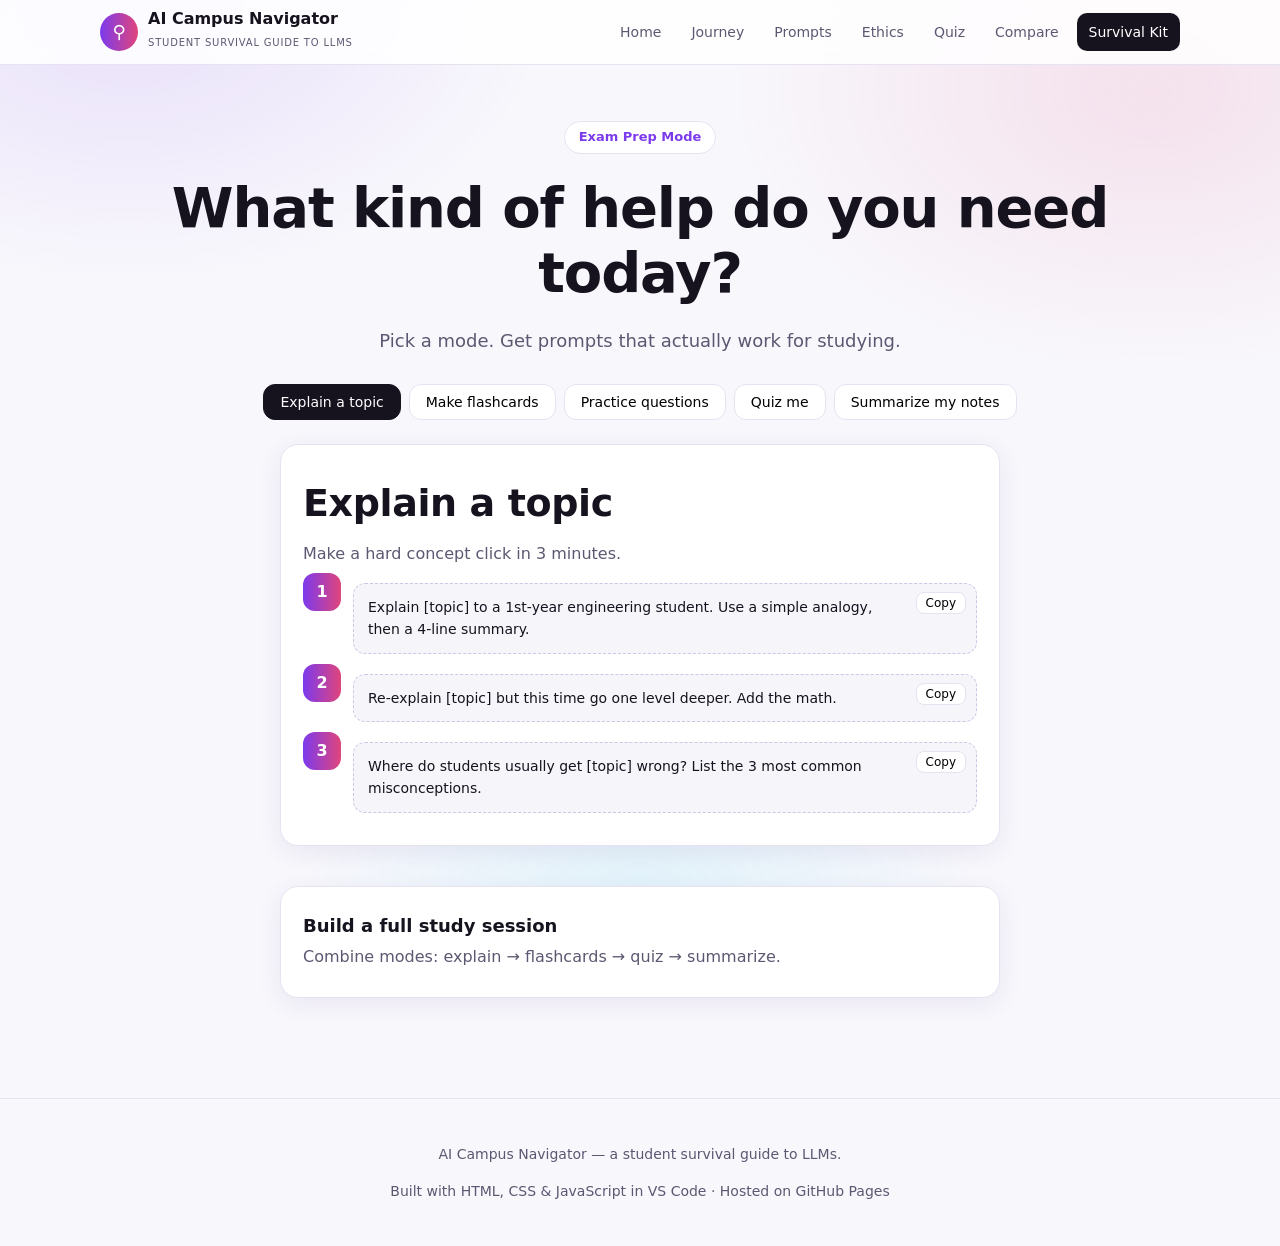
<file: exam-mode.html>
<!DOCTYPE html>
<html lang="en">
<head>
  <meta charset="UTF-8">
  <meta name="viewport" content="width=device-width, initial-scale=1.0">
  <title>Exam Prep Mode — AI Campus Navigator</title>
  <link rel="stylesheet" href="style.css">
</head>
<body>
  <header>
    <div class="container nav">
      <a href="index.html" class="logo">
        <span class="logo-icon">&#9906;</span>
        <span><strong>AI Campus Navigator</strong><small>Student survival guide to LLMs</small></span>
      </a>
      <button class="menu-btn" aria-label="Open menu">&#9776;</button>
      <nav class="nav-links">
        <a href="index.html">Home</a>
        <a href="journey.html">Journey</a>
        <a href="prompt-battle.html">Prompts</a>
        <a href="ethics.html">Ethics</a>
        <a href="quiz.html">Quiz</a>
        <a href="compare.html">Compare</a>
        <a href="survival-kit.html" class="dark">Survival Kit</a>
      </nav>
    </div>
  </header>

  <main class="container">
    <section class="page-head">
      <span class="eyebrow">Exam Prep Mode</span>
      <h1>What kind of help do you need today?</h1>
      <p class="lead">Pick a mode. Get prompts that actually work for studying.</p>
    </section>
    <div class="tabs" data-target=".mode">
      <button class="tab active" data-filter="explain">Explain a topic</button>
      <button class="tab" data-filter="flashcards">Make flashcards</button>
      <button class="tab" data-filter="practice">Practice questions</button>
      <button class="tab" data-filter="quiz">Quiz me</button>
      <button class="tab" data-filter="summarize">Summarize my notes</button>
    </div>
    <div class="card mode game" data-group="explain">
      <h2>Explain a topic</h2>
      <p class="muted">Make a hard concept click in 3 minutes.</p>
      <div style="display:flex;gap:12px;align-items:flex-start"><div class="num">1</div><div style="flex:1"><div class="prompt">Explain [topic] to a 1st-year engineering student. Use a simple analogy, then a 4-line summary.</div></div></div>
      <div style="display:flex;gap:12px;align-items:flex-start"><div class="num">2</div><div style="flex:1"><div class="prompt">Re-explain [topic] but this time go one level deeper. Add the math.</div></div></div>
      <div style="display:flex;gap:12px;align-items:flex-start"><div class="num">3</div><div style="flex:1"><div class="prompt">Where do students usually get [topic] wrong? List the 3 most common misconceptions.</div></div></div>
    </div>
    <div class="card mode game" data-group="flashcards" style="display:none">
      <h2>Make flashcards</h2>
      <p class="muted">Turn your notes into active-recall cards.</p>
      <div style="display:flex;gap:12px;align-items:flex-start"><div class="num">1</div><div style="flex:1"><div class="prompt">Turn these notes into 20 flashcards. Question on one side, a short answer on the other. Notes: …</div></div></div>
      <div style="display:flex;gap:12px;align-items:flex-start"><div class="num">2</div><div style="flex:1"><div class="prompt">Make 10 flashcards on [topic] focusing only on definitions and formulas.</div></div></div>
      <div style="display:flex;gap:12px;align-items:flex-start"><div class="num">3</div><div style="flex:1"><div class="prompt">From these flashcards, which 5 are most likely to appear on an exam? Why?</div></div></div>
    </div>
    <div class="card mode game" data-group="practice" style="display:none">
      <h2>Practice questions</h2>
      <p class="muted">Train on problems like the real exam.</p>
      <div style="display:flex;gap:12px;align-items:flex-start"><div class="num">1</div><div style="flex:1"><div class="prompt">Generate 10 practice questions on [topic] with progressive difficulty. Hide the solutions at the end.</div></div></div>
      <div style="display:flex;gap:12px;align-items:flex-start"><div class="num">2</div><div style="flex:1"><div class="prompt">Here is a past exam question. Make 3 similar questions with different numbers: …</div></div></div>
      <div style="display:flex;gap:12px;align-items:flex-start"><div class="num">3</div><div style="flex:1"><div class="prompt">Give me one hard problem on [topic]. Don&#x27;t show the solution until I try.</div></div></div>
    </div>
    <div class="card mode game" data-group="quiz" style="display:none">
      <h2>Quiz me</h2>
      <p class="muted">Let the AI test you, one question at a time.</p>
      <div style="display:flex;gap:12px;align-items:flex-start"><div class="num">1</div><div style="flex:1"><div class="prompt">Quiz me on [chapter]. One question at a time. Tell me if I&#x27;m right and why.</div></div></div>
      <div style="display:flex;gap:12px;align-items:flex-start"><div class="num">2</div><div style="flex:1"><div class="prompt">Ask me 5 conceptual &#x27;why&#x27; questions about [topic]. Rate my answers from 1 to 5.</div></div></div>
      <div style="display:flex;gap:12px;align-items:flex-start"><div class="num">3</div><div style="flex:1"><div class="prompt">Act as my professor in an oral exam on [topic]. Ask follow-up questions when my answer is weak.</div></div></div>
    </div>
    <div class="card mode game" data-group="summarize" style="display:none">
      <h2>Summarize my notes</h2>
      <p class="muted">Compress a semester into one page.</p>
      <div style="display:flex;gap:12px;align-items:flex-start"><div class="num">1</div><div style="flex:1"><div class="prompt">Summarize my notes into key points, definitions, and 5 likely exam questions. Notes: …</div></div></div>
      <div style="display:flex;gap:12px;align-items:flex-start"><div class="num">2</div><div style="flex:1"><div class="prompt">Create a one-page cheat sheet of formulas for [course], grouped by topic.</div></div></div>
      <div style="display:flex;gap:12px;align-items:flex-start"><div class="num">3</div><div style="flex:1"><div class="prompt">Compare my summary with these lecture notes. What important points did I miss?</div></div></div>
    </div>
    <section>
      <div class="card game">
        <h3>Build a full study session</h3>
        <p class="muted">Combine modes: explain &rarr; flashcards &rarr; quiz &rarr; summarize.</p>
      </div>
    </section>
  </main>

  <footer>
    <div class="container">
      <p>AI Campus Navigator — a student survival guide to LLMs.</p>
      <p>Built with HTML, CSS &amp; JavaScript in VS Code · Hosted on GitHub Pages</p>
    </div>
  </footer>

  <script src="script.js"></script>

</body>
</html>
</file>
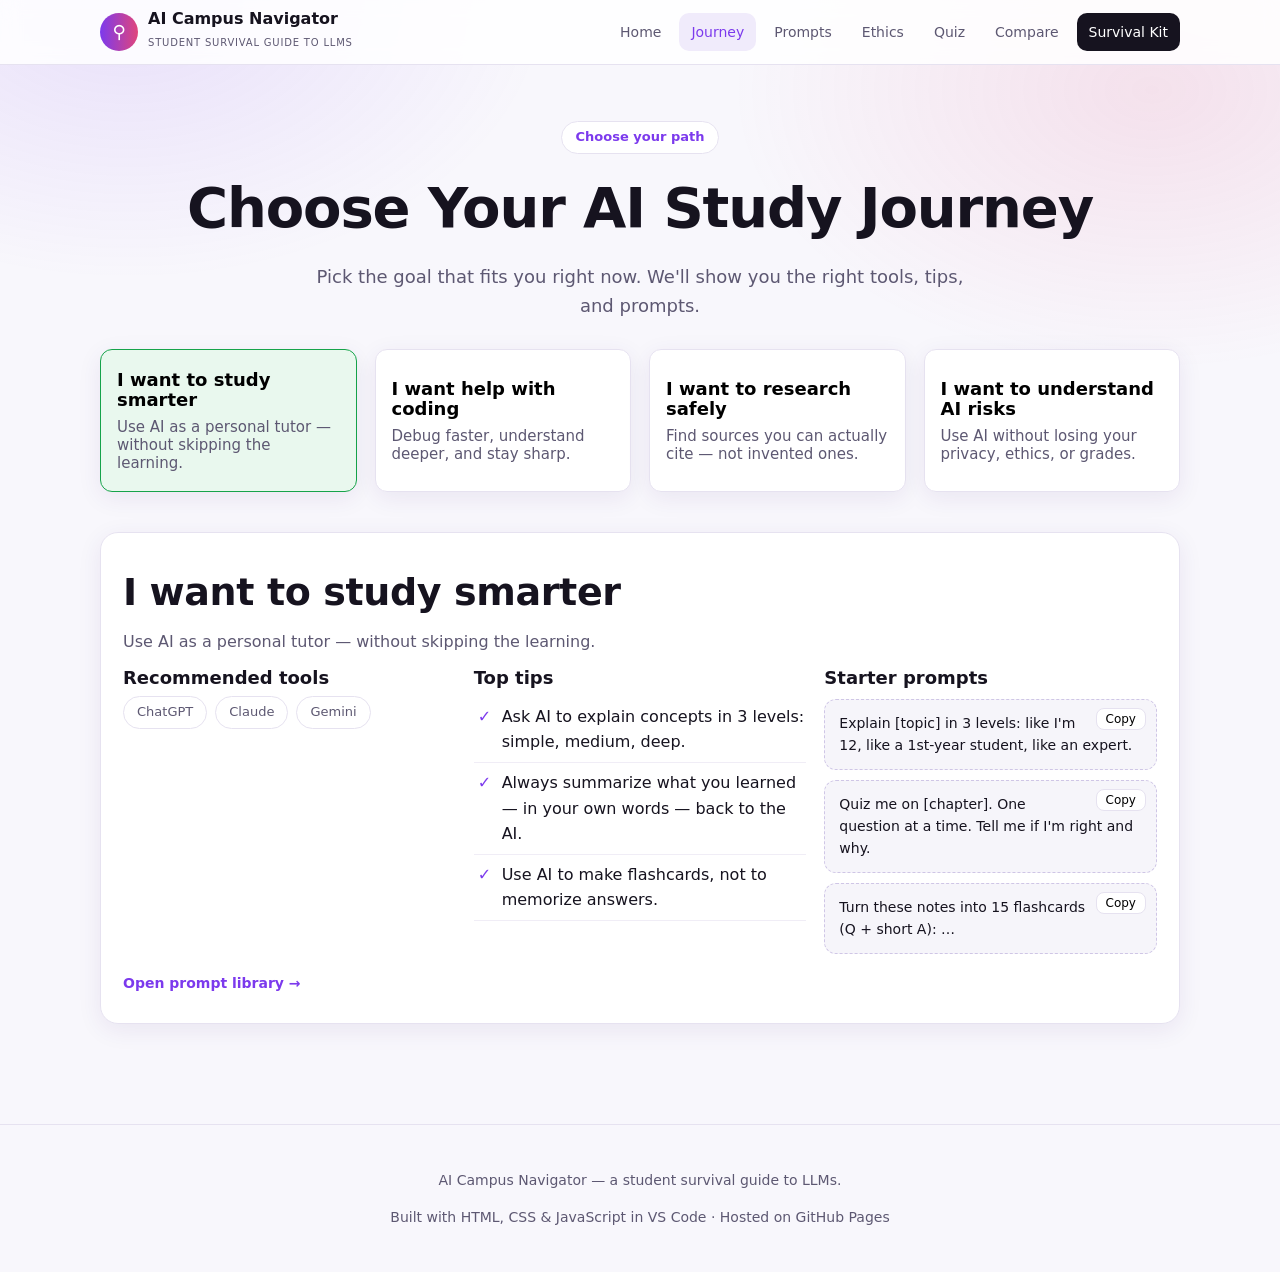
<file: journey.html>
<!DOCTYPE html>
<html lang="en">
<head>
  <meta charset="UTF-8">
  <meta name="viewport" content="width=device-width, initial-scale=1.0">
  <title>Choose Your Journey — AI Campus Navigator</title>
  <link rel="stylesheet" href="style.css">
</head>
<body>
  <header>
    <div class="container nav">
      <a href="index.html" class="logo">
        <span class="logo-icon">&#9906;</span>
        <span><strong>AI Campus Navigator</strong><small>Student survival guide to LLMs</small></span>
      </a>
      <button class="menu-btn" aria-label="Open menu">&#9776;</button>
      <nav class="nav-links">
        <a href="index.html">Home</a>
        <a href="journey.html">Journey</a>
        <a href="prompt-battle.html">Prompts</a>
        <a href="ethics.html">Ethics</a>
        <a href="quiz.html">Quiz</a>
        <a href="compare.html">Compare</a>
        <a href="survival-kit.html" class="dark">Survival Kit</a>
      </nav>
    </div>
  </header>

  <main class="container">
    <section class="page-head">
      <span class="eyebrow">Choose your path</span>
      <h1>Choose Your AI Study Journey</h1>
      <p class="lead">Pick the goal that fits you right now. We&#x27;ll show you the right tools, tips, and prompts.</p>
    </section>
    <div class="grid grid-4" id="path-buttons">
      <button class="card option" data-path="study"><h3>I want to study smarter</h3><p class="muted">Use AI as a personal tutor — without skipping the learning.</p></button>
      <button class="card option" data-path="code"><h3>I want help with coding</h3><p class="muted">Debug faster, understand deeper, and stay sharp.</p></button>
      <button class="card option" data-path="research"><h3>I want to research safely</h3><p class="muted">Find sources you can actually cite — not invented ones.</p></button>
      <button class="card option" data-path="risks"><h3>I want to understand AI risks</h3><p class="muted">Use AI without losing your privacy, ethics, or grades.</p></button>
    </div>
    <section>
      <div class="card path-detail" id="path-study">
        <h2>I want to study smarter</h2>
        <p class="muted">Use AI as a personal tutor — without skipping the learning.</p>
        <div class="grid grid-3">
          <div><h3>Recommended tools</h3><div class="chips" style="justify-content:flex-start"><span class="chip">ChatGPT</span><span class="chip">Claude</span><span class="chip">Gemini</span></div></div>
          <div><h3>Top tips</h3><ul class="check-list"><li>Ask AI to explain concepts in 3 levels: simple, medium, deep.</li><li>Always summarize what you learned — in your own words — back to the AI.</li><li>Use AI to make flashcards, not to memorize answers.</li></ul></div>
          <div><h3>Starter prompts</h3><div class="prompt">Explain [topic] in 3 levels: like I&#x27;m 12, like a 1st-year student, like an expert.</div><div class="prompt">Quiz me on [chapter]. One question at a time. Tell me if I&#x27;m right and why.</div><div class="prompt">Turn these notes into 15 flashcards (Q + short A): …</div></div>
        </div>
        <p><a class="link-more" href="use-cases.html">Open prompt library &rarr;</a></p>
      </div>
      <div class="card path-detail" id="path-code" style="display:none">
        <h2>I want help with coding</h2>
        <p class="muted">Debug faster, understand deeper, and stay sharp.</p>
        <div class="grid grid-3">
          <div><h3>Recommended tools</h3><div class="chips" style="justify-content:flex-start"><span class="chip">ChatGPT</span><span class="chip">Claude</span><span class="chip">GitHub Copilot</span><span class="chip">Cursor</span></div></div>
          <div><h3>Top tips</h3><ul class="check-list"><li>Paste the exact error message and the smallest piece of code that reproduces it.</li><li>Ask for an explanation of the fix — not just the fixed code.</li><li>Re-type the solution yourself so you actually learn it.</li></ul></div>
          <div><h3>Starter prompts</h3><div class="prompt">Help me debug this code. Explain the bug step by step. Don&#x27;t rewrite unless needed: …</div><div class="prompt">I&#x27;m getting this error: &#x27;&lt;paste&gt;&#x27;. Explain what it means and 3 things to check first.</div><div class="prompt">Review my function for edge cases and suggest 5 test inputs: …</div></div>
        </div>
        <p><a class="link-more" href="use-cases.html">Open prompt library &rarr;</a></p>
      </div>
      <div class="card path-detail" id="path-research" style="display:none">
        <h2>I want to research safely</h2>
        <p class="muted">Find sources you can actually cite — not invented ones.</p>
        <div class="grid grid-3">
          <div><h3>Recommended tools</h3><div class="chips" style="justify-content:flex-start"><span class="chip">Perplexity</span><span class="chip">Gemini</span><span class="chip">Claude</span></div></div>
          <div><h3>Top tips</h3><ul class="check-list"><li>Use AI search tools that show their sources, then open every link.</li><li>Never cite a paper you haven&#x27;t seen with your own eyes.</li><li>Use AI to understand papers, not to replace reading them.</li></ul></div>
          <div><h3>Starter prompts</h3><div class="prompt">Find 5 peer-reviewed sources on [topic] from the last 5 years. Give links and a one-line summary each.</div><div class="prompt">Summarize this paper: problem, method, results, limitations. Paper: …</div><div class="prompt">What are the main open debates in [field]? Who are the key researchers on each side?</div></div>
        </div>
        <p><a class="link-more" href="use-cases.html">Open prompt library &rarr;</a></p>
      </div>
      <div class="card path-detail" id="path-risks" style="display:none">
        <h2>I want to understand AI risks</h2>
        <p class="muted">Use AI without losing your privacy, ethics, or grades.</p>
        <div class="grid grid-3">
          <div><h3>Recommended tools</h3><div class="chips" style="justify-content:flex-start"><span class="chip">Any tool — used carefully</span></div></div>
          <div><h3>Top tips</h3><ul class="check-list"><li>Check your course&#x27;s AI policy before every assignment.</li><li>Never paste IDs, passwords, medical info, or unpublished research.</li><li>Treat confident answers as claims to verify, not facts.</li></ul></div>
          <div><h3>Starter prompts</h3><div class="prompt">What are the most common ways an AI answer about [topic] could be wrong?</div><div class="prompt">Here is my AI-assisted draft. Which parts would my professor consider my own work?</div><div class="prompt">Remove all personal information from this text before I use it: …</div></div>
        </div>
        <p><a class="link-more" href="use-cases.html">Open prompt library &rarr;</a></p>
      </div>
    </section>
  </main>

  <footer>
    <div class="container">
      <p>AI Campus Navigator — a student survival guide to LLMs.</p>
      <p>Built with HTML, CSS &amp; JavaScript in VS Code · Hosted on GitHub Pages</p>
    </div>
  </footer>

  <script src="script.js"></script>
  <script>
    document.querySelectorAll("[data-path]").forEach((btn) => {
      btn.addEventListener("click", () => {
        document.querySelectorAll(".path-detail").forEach((d) => (d.style.display = "none"));
        document.getElementById("path-" + btn.dataset.path).style.display = "";
        document.querySelectorAll("[data-path]").forEach((b) => b.classList.remove("correct"));
        btn.classList.add("correct");
      });
    });
    document.querySelector("[data-path]").classList.add("correct");
  </script>
</body>
</html>
</file>
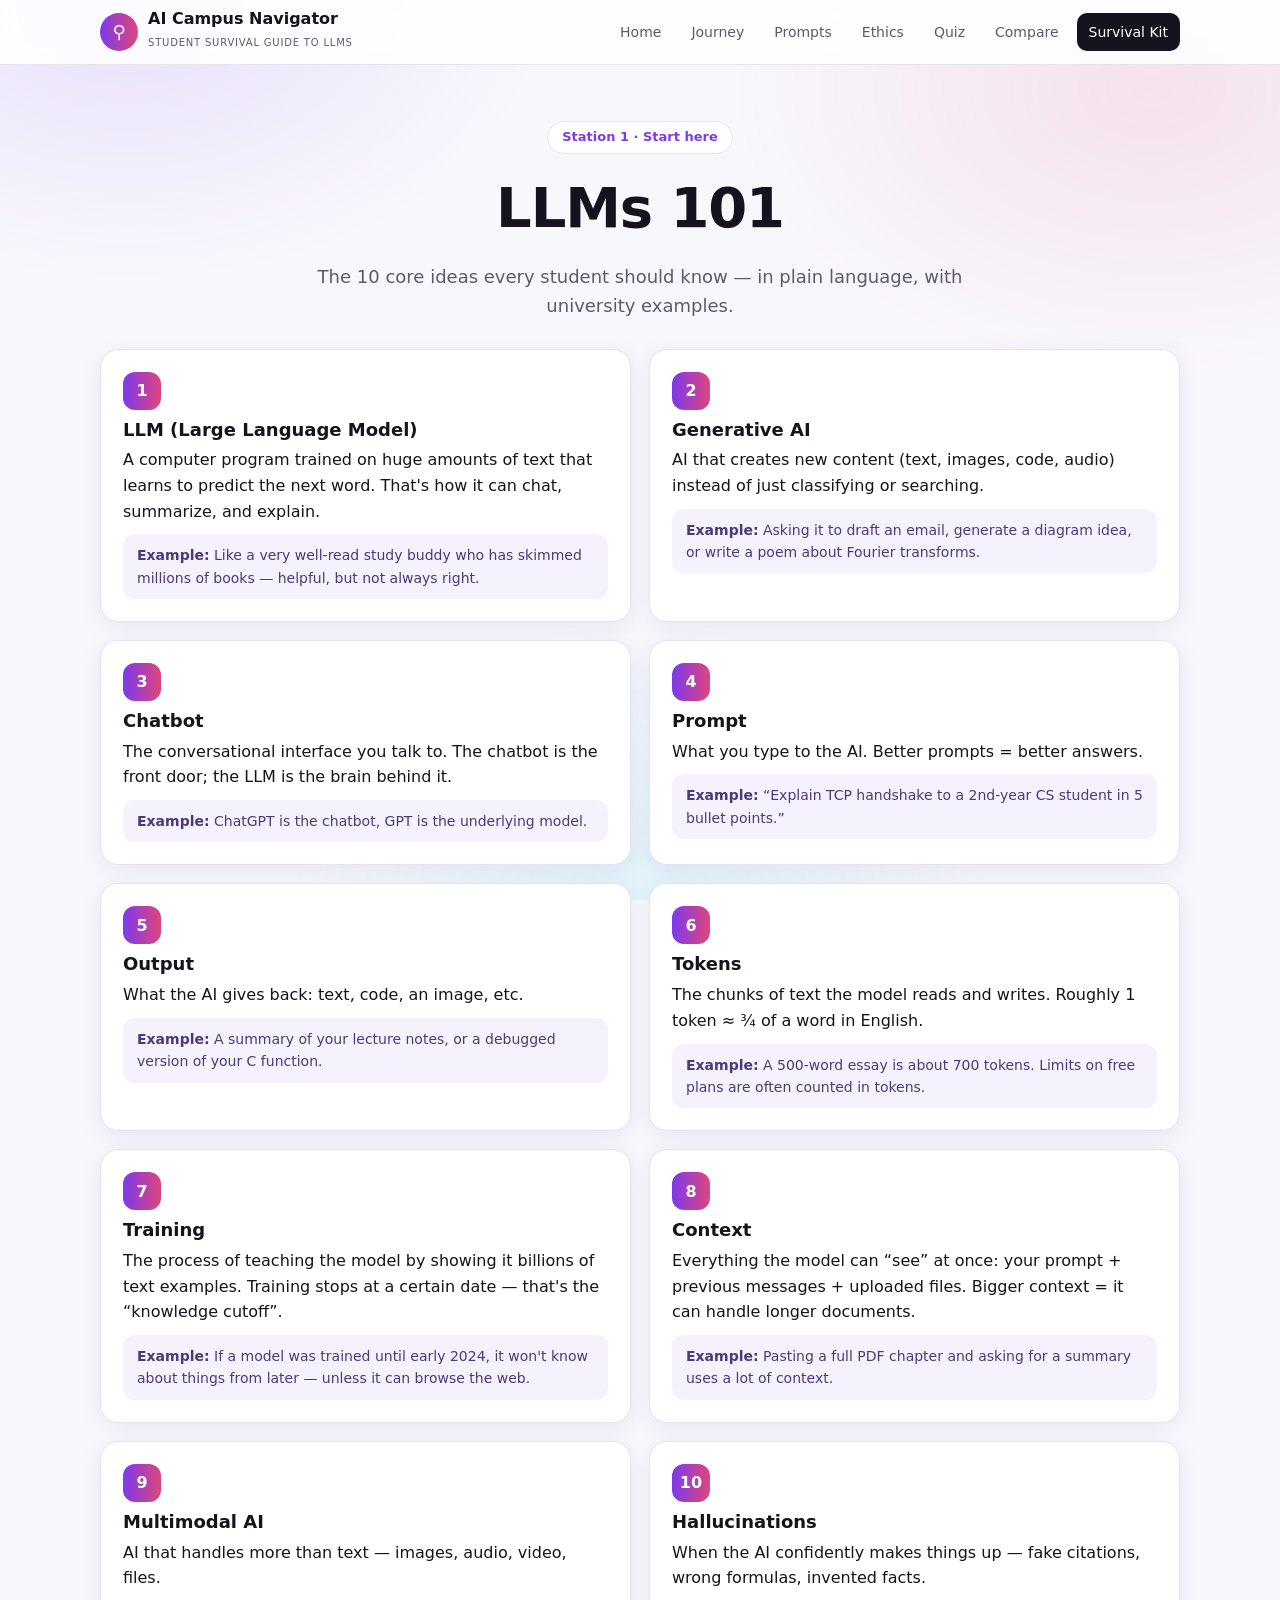
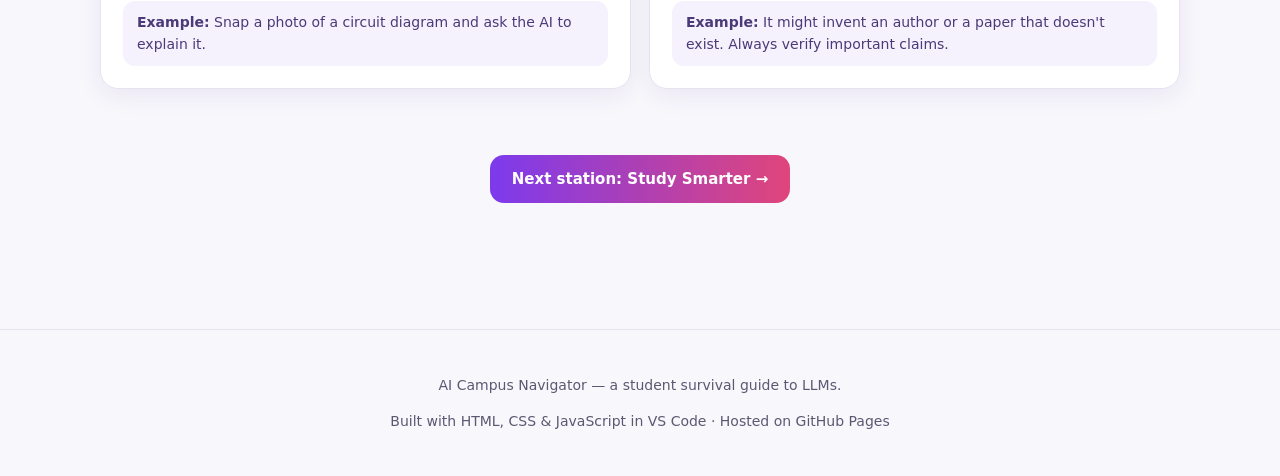
<file: llms-101.html>
<!DOCTYPE html>
<html lang="en">
<head>
  <meta charset="UTF-8">
  <meta name="viewport" content="width=device-width, initial-scale=1.0">
  <title>LLMs 101 — AI Campus Navigator</title>
  <link rel="stylesheet" href="style.css">
</head>
<body>
  <header>
    <div class="container nav">
      <a href="index.html" class="logo">
        <span class="logo-icon">&#9906;</span>
        <span><strong>AI Campus Navigator</strong><small>Student survival guide to LLMs</small></span>
      </a>
      <button class="menu-btn" aria-label="Open menu">&#9776;</button>
      <nav class="nav-links">
        <a href="index.html">Home</a>
        <a href="journey.html">Journey</a>
        <a href="prompt-battle.html">Prompts</a>
        <a href="ethics.html">Ethics</a>
        <a href="quiz.html">Quiz</a>
        <a href="compare.html">Compare</a>
        <a href="survival-kit.html" class="dark">Survival Kit</a>
      </nav>
    </div>
  </header>

  <main class="container">
    <section class="page-head">
      <span class="eyebrow">Station 1 · Start here</span>
      <h1>LLMs 101</h1>
      <p class="lead">The 10 core ideas every student should know — in plain language, with university examples.</p>
    </section>
    <div class="grid grid-2">
      <div class="card"><div class="num">1</div><h3>LLM (Large Language Model)</h3><p>A computer program trained on huge amounts of text that learns to predict the next word. That&#x27;s how it can chat, summarize, and explain.</p><div class="example"><strong>Example:</strong> Like a very well-read study buddy who has skimmed millions of books — helpful, but not always right.</div></div>
      <div class="card"><div class="num">2</div><h3>Generative AI</h3><p>AI that creates new content (text, images, code, audio) instead of just classifying or searching.</p><div class="example"><strong>Example:</strong> Asking it to draft an email, generate a diagram idea, or write a poem about Fourier transforms.</div></div>
      <div class="card"><div class="num">3</div><h3>Chatbot</h3><p>The conversational interface you talk to. The chatbot is the front door; the LLM is the brain behind it.</p><div class="example"><strong>Example:</strong> ChatGPT is the chatbot, GPT is the underlying model.</div></div>
      <div class="card"><div class="num">4</div><h3>Prompt</h3><p>What you type to the AI. Better prompts = better answers.</p><div class="example"><strong>Example:</strong> “Explain TCP handshake to a 2nd-year CS student in 5 bullet points.”</div></div>
      <div class="card"><div class="num">5</div><h3>Output</h3><p>What the AI gives back: text, code, an image, etc.</p><div class="example"><strong>Example:</strong> A summary of your lecture notes, or a debugged version of your C function.</div></div>
      <div class="card"><div class="num">6</div><h3>Tokens</h3><p>The chunks of text the model reads and writes. Roughly 1 token ≈ ¾ of a word in English.</p><div class="example"><strong>Example:</strong> A 500-word essay is about 700 tokens. Limits on free plans are often counted in tokens.</div></div>
      <div class="card"><div class="num">7</div><h3>Training</h3><p>The process of teaching the model by showing it billions of text examples. Training stops at a certain date — that&#x27;s the “knowledge cutoff”.</p><div class="example"><strong>Example:</strong> If a model was trained until early 2024, it won&#x27;t know about things from later — unless it can browse the web.</div></div>
      <div class="card"><div class="num">8</div><h3>Context</h3><p>Everything the model can “see” at once: your prompt + previous messages + uploaded files. Bigger context = it can handle longer documents.</p><div class="example"><strong>Example:</strong> Pasting a full PDF chapter and asking for a summary uses a lot of context.</div></div>
      <div class="card"><div class="num">9</div><h3>Multimodal AI</h3><p>AI that handles more than text — images, audio, video, files.</p><div class="example"><strong>Example:</strong> Snap a photo of a circuit diagram and ask the AI to explain it.</div></div>
      <div class="card"><div class="num">10</div><h3>Hallucinations</h3><p>When the AI confidently makes things up — fake citations, wrong formulas, invented facts.</p><div class="example"><strong>Example:</strong> It might invent an author or a paper that doesn&#x27;t exist. Always verify important claims.</div></div>
    </div>
    <section><div class="buttons"><a class="btn primary" href="journey.html">Next station: Study Smarter &rarr;</a></div></section>
  </main>

  <footer>
    <div class="container">
      <p>AI Campus Navigator — a student survival guide to LLMs.</p>
      <p>Built with HTML, CSS &amp; JavaScript in VS Code · Hosted on GitHub Pages</p>
    </div>
  </footer>

  <script src="script.js"></script>

</body>
</html>
</file>
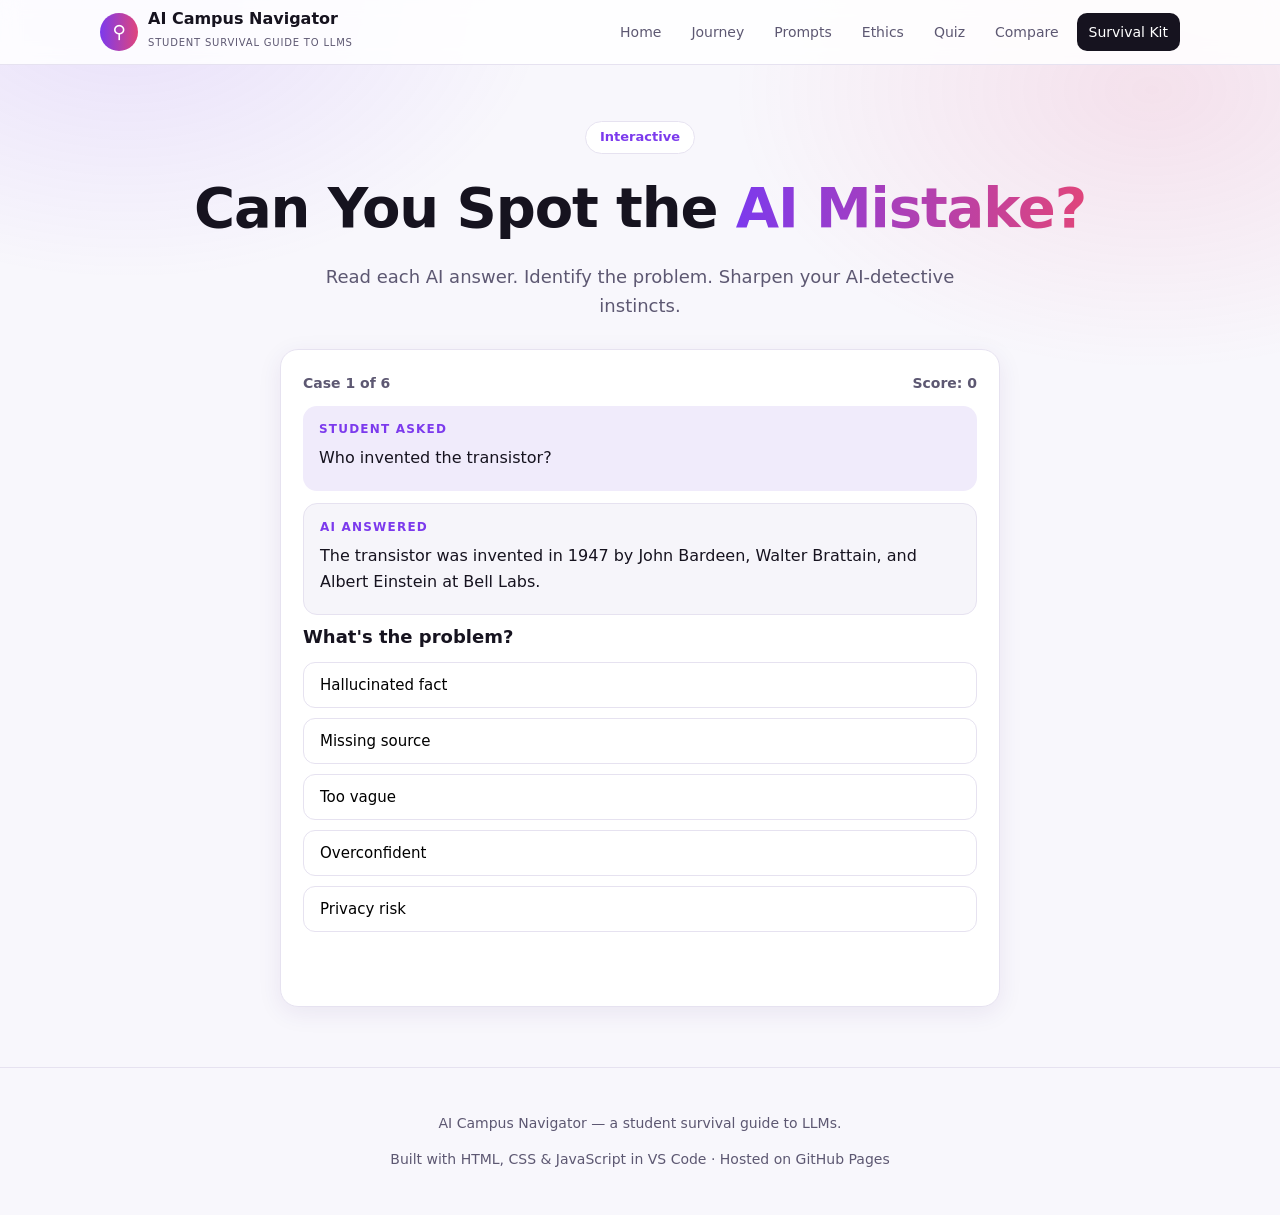
<file: mistake-detector.html>
<!DOCTYPE html>
<html lang="en">
<head>
  <meta charset="UTF-8">
  <meta name="viewport" content="width=device-width, initial-scale=1.0">
  <title>Spot the AI Mistake — AI Campus Navigator</title>
  <link rel="stylesheet" href="style.css">
</head>
<body>
  <header>
    <div class="container nav">
      <a href="index.html" class="logo">
        <span class="logo-icon">&#9906;</span>
        <span><strong>AI Campus Navigator</strong><small>Student survival guide to LLMs</small></span>
      </a>
      <button class="menu-btn" aria-label="Open menu">&#9776;</button>
      <nav class="nav-links">
        <a href="index.html">Home</a>
        <a href="journey.html">Journey</a>
        <a href="prompt-battle.html">Prompts</a>
        <a href="ethics.html">Ethics</a>
        <a href="quiz.html">Quiz</a>
        <a href="compare.html">Compare</a>
        <a href="survival-kit.html" class="dark">Survival Kit</a>
      </nav>
    </div>
  </header>

  <main class="container">
    <section class="page-head">
      <span class="eyebrow">Interactive</span>
      <h1>Can You Spot the <span class="grad-text">AI Mistake?</span></h1>
      <p class="lead">Read each AI answer. Identify the problem. Sharpen your AI-detective instincts.</p>
    </section>
    <div class="card game" id="game">
      <div class="game-top"><span id="case-num"></span><span id="score"></span></div>
      <div class="bubble user"><div class="station-label">STUDENT ASKED</div><p id="question"></p></div>
      <div class="bubble ai"><div class="station-label">AI ANSWERED</div><p id="answer"></p></div>
      <h3>What's the problem?</h3>
      <div class="options" id="options"></div>
      <div class="feedback" id="feedback"></div>
      <div class="buttons" style="justify-content:flex-end"><button class="btn primary" id="next" style="display:none">Next case &rarr;</button></div>
    </div>
  </main>

  <footer>
    <div class="container">
      <p>AI Campus Navigator — a student survival guide to LLMs.</p>
      <p>Built with HTML, CSS &amp; JavaScript in VS Code · Hosted on GitHub Pages</p>
    </div>
  </footer>

  <script src="script.js"></script>
  <script>
    const OPTIONS = ["Hallucinated fact", "Missing source", "Too vague", "Overconfident", "Privacy risk"];
    const CASES = [
      { q: "Who invented the transistor?",
        a: "The transistor was invented in 1947 by John Bardeen, Walter Brattain, and Albert Einstein at Bell Labs.",
        correct: "Hallucinated fact",
        why: "Einstein had nothing to do with it — the third inventor was William Shockley. A real fact mixed with a fake one is a classic hallucination." },
      { q: "Give me a recent study showing that sleep improves exam scores.",
        a: "Studies show that students who sleep more get better grades. Research clearly supports this.",
        correct: "Missing source",
        why: "No author, journal, or year — you can't cite 'studies show'. Ask for a specific paper and check that it exists." },
      { q: "How should I prepare for my Data Structures final?",
        a: "Study hard, review the material, and practice. Good luck!",
        correct: "Too vague",
        why: "Nothing actionable. A better prompt (topics, time, weak areas) would get a real plan." },
      { q: "Is this circuit safe to plug into 230V mains?",
        a: "Yes, this circuit is 100% safe. You can plug it in without any risk.",
        correct: "Overconfident",
        why: "The AI can't see your real circuit, yet it gives an absolute guarantee about something dangerous. Always verify safety-critical answers with a human expert." },
      { q: "Here is my full name, ID number and home address — write my scholarship letter.",
        a: "Sure! Here is your letter including your ID number 3xxxxxxx and address…",
        correct: "Privacy risk",
        why: "The student pasted sensitive personal data. Use placeholders like [NAME] and [ID] and fill them in yourself." },
      { q: "What is the time complexity of binary search?",
        a: "Binary search runs in O(n²) time because it compares every pair of elements.",
        correct: "Hallucinated fact",
        why: "Binary search is O(log n). The answer sounds technical but is simply wrong — check against your course notes." }
    ];
    let i = 0, score = 0;
    const $ = (id) => document.getElementById(id);

    function showCase() {
      const c = CASES[i];
      $("case-num").textContent = "Case " + (i + 1) + " of " + CASES.length;
      $("score").textContent = "Score: " + score;
      $("question").textContent = c.q;
      $("answer").textContent = c.a;
      $("feedback").style.display = "none";
      $("next").style.display = "none";
      $("options").innerHTML = "";
      OPTIONS.forEach((opt) => {
        const btn = document.createElement("button");
        btn.className = "option";
        btn.textContent = opt;
        btn.onclick = () => choose(btn, opt);
        $("options").appendChild(btn);
      });
    }

    function choose(btn, opt) {
      const c = CASES[i];
      document.querySelectorAll(".option").forEach((b) => {
        b.disabled = true;
        if (b.textContent === c.correct) b.classList.add("correct");
      });
      if (opt === c.correct) score++; else btn.classList.add("wrong");
      $("score").textContent = "Score: " + score;
      $("feedback").innerHTML = (opt === c.correct ? "<strong>Correct!</strong> " : "<strong>Not quite.</strong> ") + c.why;
      $("feedback").style.display = "block";
      $("next").textContent = i < CASES.length - 1 ? "Next case →" : "See result →";
      $("next").style.display = "inline-flex";
    }

    $("next").onclick = () => {
      i++;
      if (i < CASES.length) return showCase();
      $("game").innerHTML = "<h2>You scored " + score + " / " + CASES.length + "</h2>" +
        "<p class='muted'>" + (score >= 5 ? "Excellent AI radar! You're hard to fool." : "Good start — remember: verify facts, demand sources, and protect your data.") + "</p>" +
        "<div class='buttons'><a class='btn primary' href='mistake-detector.html'>Play again</a><a class='btn' href='privacy-meter.html'>Next station →</a></div>";
    };
    showCase();
  </script>
</body>
</html>
</file>
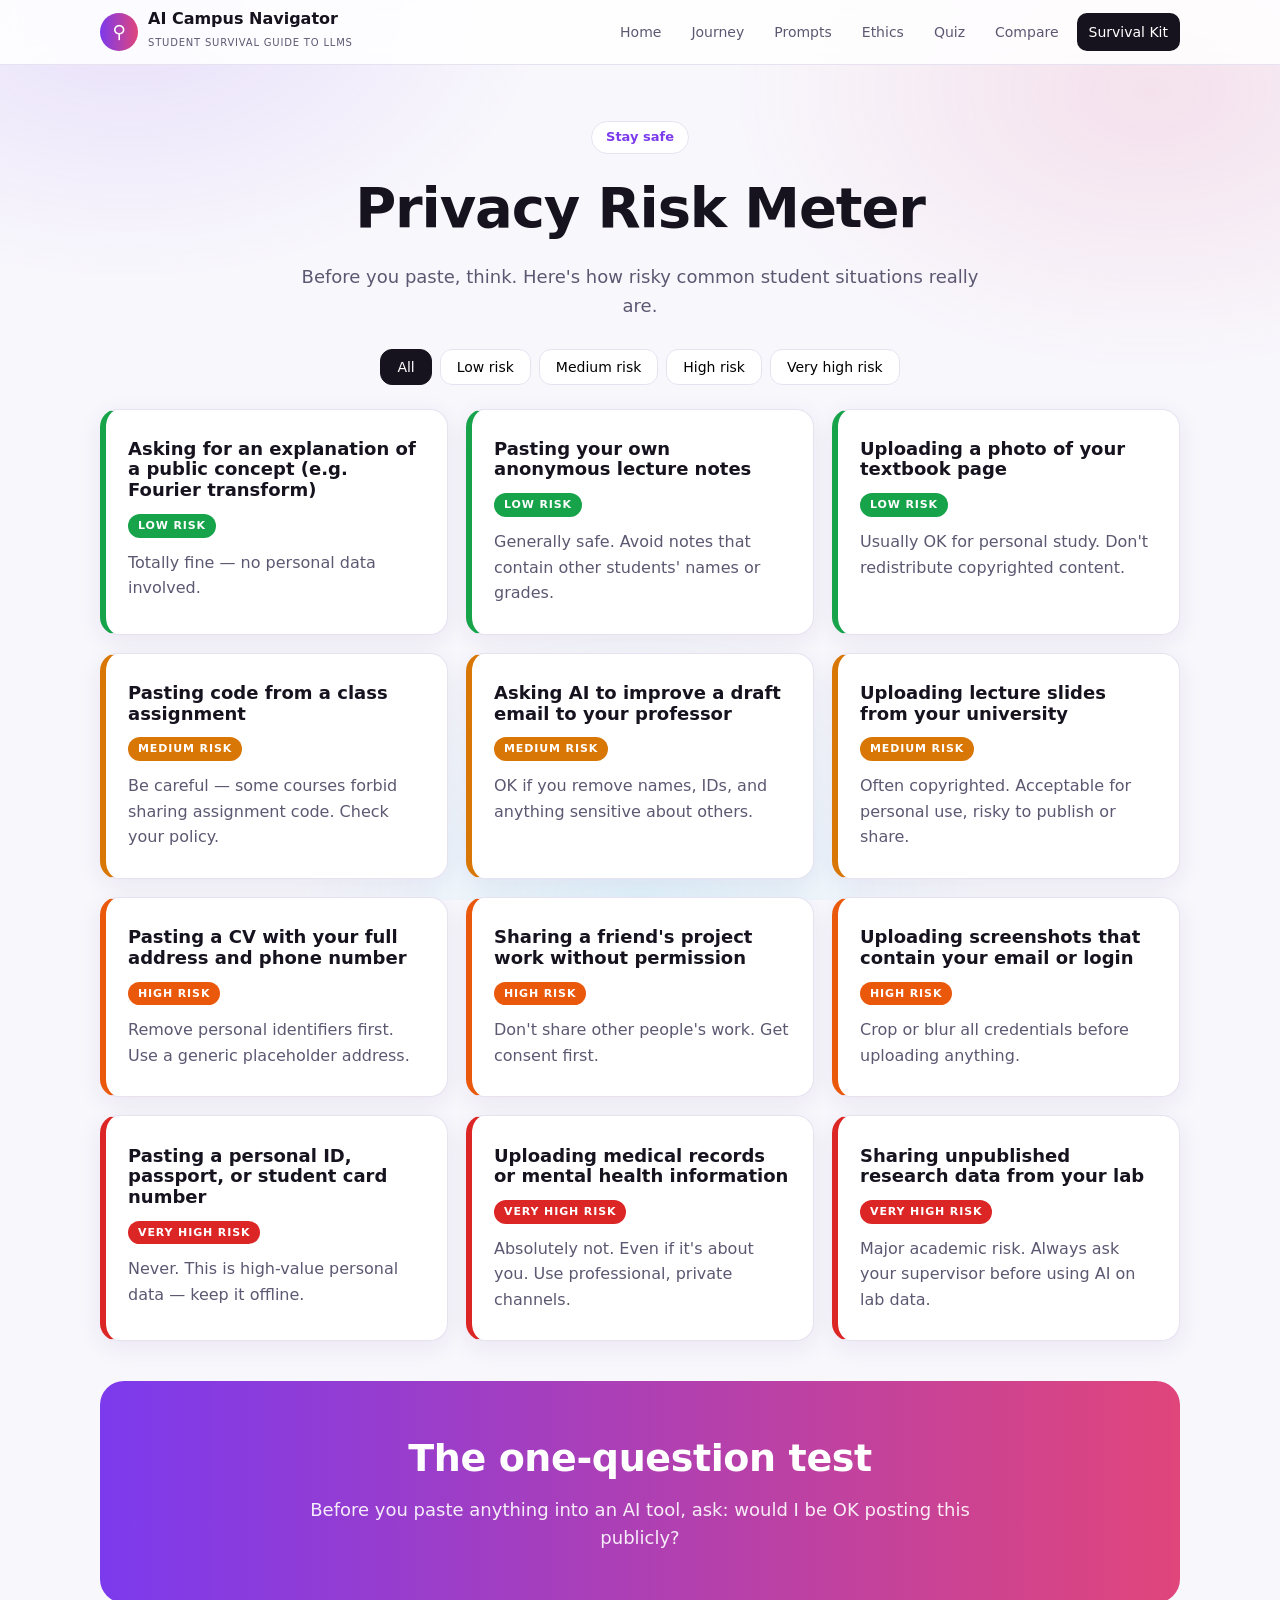
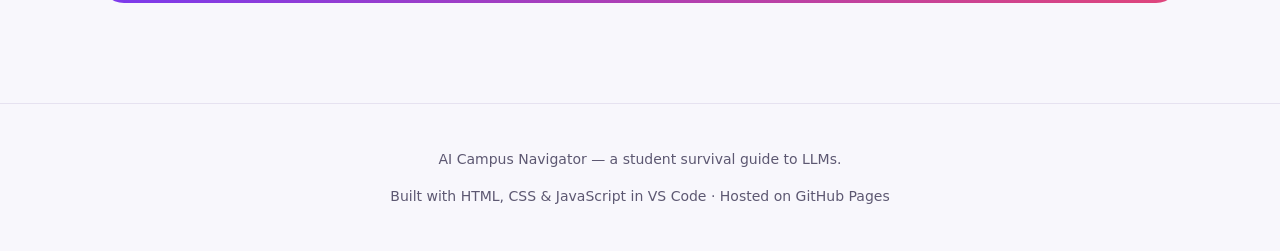
<file: privacy-meter.html>
<!DOCTYPE html>
<html lang="en">
<head>
  <meta charset="UTF-8">
  <meta name="viewport" content="width=device-width, initial-scale=1.0">
  <title>Privacy Risk Meter — AI Campus Navigator</title>
  <link rel="stylesheet" href="style.css">
</head>
<body>
  <header>
    <div class="container nav">
      <a href="index.html" class="logo">
        <span class="logo-icon">&#9906;</span>
        <span><strong>AI Campus Navigator</strong><small>Student survival guide to LLMs</small></span>
      </a>
      <button class="menu-btn" aria-label="Open menu">&#9776;</button>
      <nav class="nav-links">
        <a href="index.html">Home</a>
        <a href="journey.html">Journey</a>
        <a href="prompt-battle.html">Prompts</a>
        <a href="ethics.html">Ethics</a>
        <a href="quiz.html">Quiz</a>
        <a href="compare.html">Compare</a>
        <a href="survival-kit.html" class="dark">Survival Kit</a>
      </nav>
    </div>
  </header>

  <main class="container">
    <section class="page-head">
      <span class="eyebrow">Stay safe</span>
      <h1>Privacy Risk Meter</h1>
      <p class="lead">Before you paste, think. Here&#x27;s how risky common student situations really are.</p>
    </section>
    <div class="tabs" data-target=".risk">
      <button class="tab active" data-filter="all">All</button>
      <button class="tab" data-filter="low">Low risk</button>
      <button class="tab" data-filter="medium">Medium risk</button>
      <button class="tab" data-filter="high">High risk</button>
      <button class="tab" data-filter="very-high">Very high risk</button>
    </div>
    <div class="grid grid-3">
      <div class="card risk low" data-group="low"><h3>Asking for an explanation of a public concept (e.g. Fourier transform)</h3><span class="badge low">LOW RISK</span><p class="muted">Totally fine — no personal data involved.</p></div>
      <div class="card risk low" data-group="low"><h3>Pasting your own anonymous lecture notes</h3><span class="badge low">LOW RISK</span><p class="muted">Generally safe. Avoid notes that contain other students&#x27; names or grades.</p></div>
      <div class="card risk low" data-group="low"><h3>Uploading a photo of your textbook page</h3><span class="badge low">LOW RISK</span><p class="muted">Usually OK for personal study. Don&#x27;t redistribute copyrighted content.</p></div>
      <div class="card risk medium" data-group="medium"><h3>Pasting code from a class assignment</h3><span class="badge medium">MEDIUM RISK</span><p class="muted">Be careful — some courses forbid sharing assignment code. Check your policy.</p></div>
      <div class="card risk medium" data-group="medium"><h3>Asking AI to improve a draft email to your professor</h3><span class="badge medium">MEDIUM RISK</span><p class="muted">OK if you remove names, IDs, and anything sensitive about others.</p></div>
      <div class="card risk medium" data-group="medium"><h3>Uploading lecture slides from your university</h3><span class="badge medium">MEDIUM RISK</span><p class="muted">Often copyrighted. Acceptable for personal use, risky to publish or share.</p></div>
      <div class="card risk high" data-group="high"><h3>Pasting a CV with your full address and phone number</h3><span class="badge high">HIGH RISK</span><p class="muted">Remove personal identifiers first. Use a generic placeholder address.</p></div>
      <div class="card risk high" data-group="high"><h3>Sharing a friend&#x27;s project work without permission</h3><span class="badge high">HIGH RISK</span><p class="muted">Don&#x27;t share other people&#x27;s work. Get consent first.</p></div>
      <div class="card risk high" data-group="high"><h3>Uploading screenshots that contain your email or login</h3><span class="badge high">HIGH RISK</span><p class="muted">Crop or blur all credentials before uploading anything.</p></div>
      <div class="card risk very-high" data-group="very-high"><h3>Pasting a personal ID, passport, or student card number</h3><span class="badge very-high">VERY HIGH RISK</span><p class="muted">Never. This is high-value personal data — keep it offline.</p></div>
      <div class="card risk very-high" data-group="very-high"><h3>Uploading medical records or mental health information</h3><span class="badge very-high">VERY HIGH RISK</span><p class="muted">Absolutely not. Even if it&#x27;s about you. Use professional, private channels.</p></div>
      <div class="card risk very-high" data-group="very-high"><h3>Sharing unpublished research data from your lab</h3><span class="badge very-high">VERY HIGH RISK</span><p class="muted">Major academic risk. Always ask your supervisor before using AI on lab data.</p></div>
    </div>
    <section>
      <div class="banner">
        <h2>The one-question test</h2>
        <p class="lead">Before you paste anything into an AI tool, ask: would I be OK posting this publicly?</p>
      </div>
    </section>
  </main>

  <footer>
    <div class="container">
      <p>AI Campus Navigator — a student survival guide to LLMs.</p>
      <p>Built with HTML, CSS &amp; JavaScript in VS Code · Hosted on GitHub Pages</p>
    </div>
  </footer>

  <script src="script.js"></script>

</body>
</html>
</file>
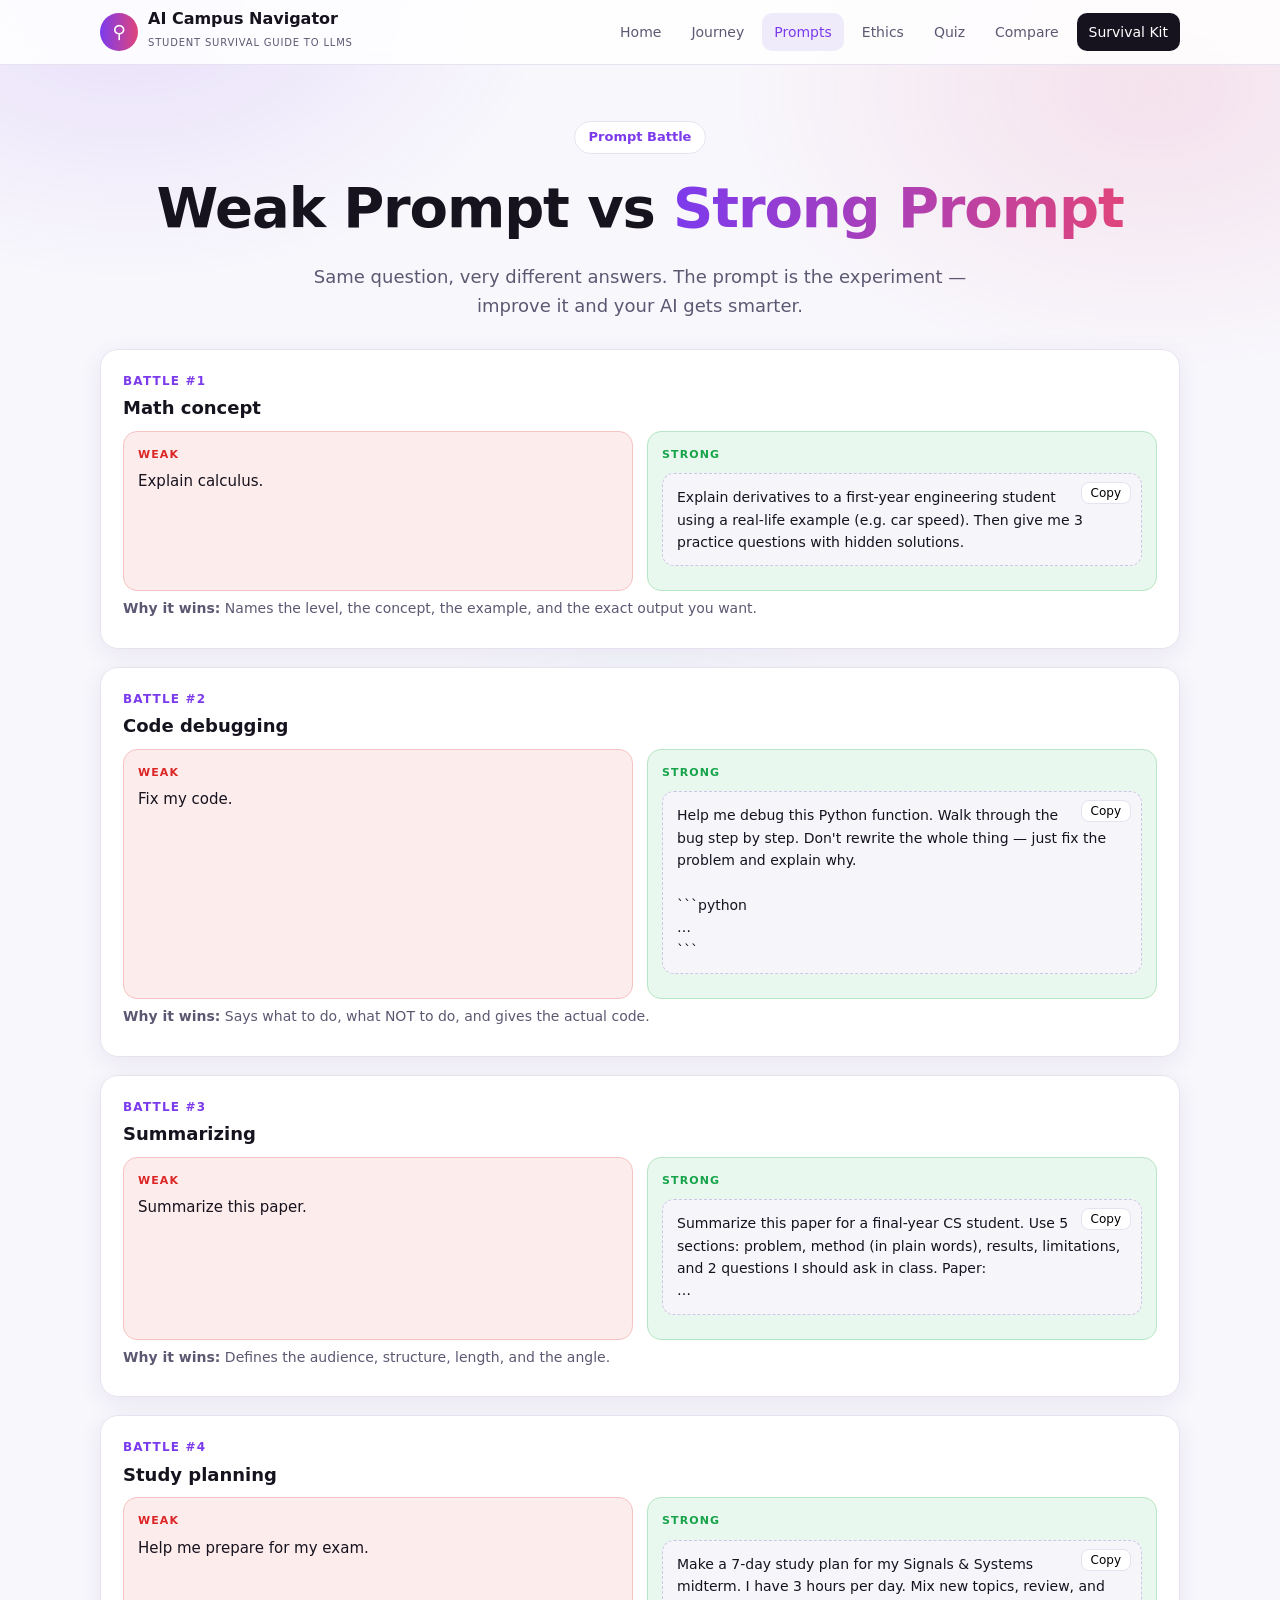
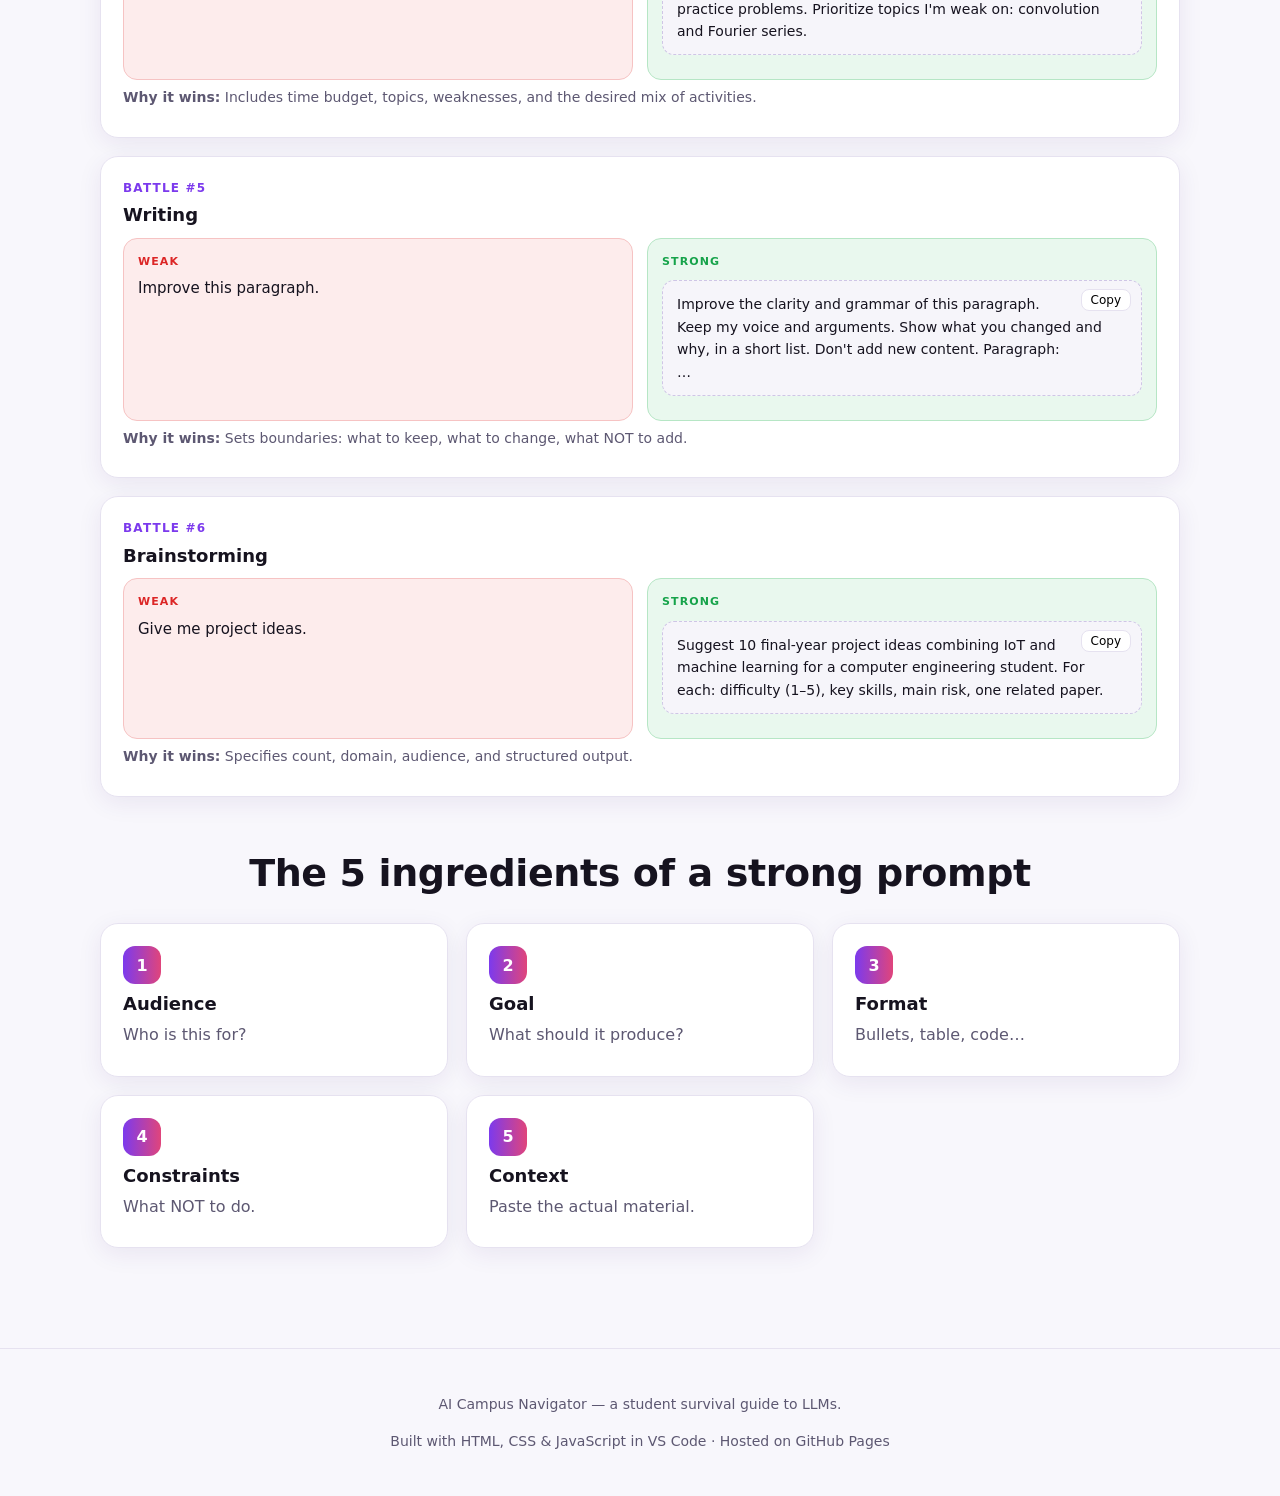
<file: prompt-battle.html>
<!DOCTYPE html>
<html lang="en">
<head>
  <meta charset="UTF-8">
  <meta name="viewport" content="width=device-width, initial-scale=1.0">
  <title>Prompt Battle — AI Campus Navigator</title>
  <link rel="stylesheet" href="style.css">
</head>
<body>
  <header>
    <div class="container nav">
      <a href="index.html" class="logo">
        <span class="logo-icon">&#9906;</span>
        <span><strong>AI Campus Navigator</strong><small>Student survival guide to LLMs</small></span>
      </a>
      <button class="menu-btn" aria-label="Open menu">&#9776;</button>
      <nav class="nav-links">
        <a href="index.html">Home</a>
        <a href="journey.html">Journey</a>
        <a href="prompt-battle.html">Prompts</a>
        <a href="ethics.html">Ethics</a>
        <a href="quiz.html">Quiz</a>
        <a href="compare.html">Compare</a>
        <a href="survival-kit.html" class="dark">Survival Kit</a>
      </nav>
    </div>
  </header>

  <main class="container">
    <section class="page-head">
      <span class="eyebrow">Prompt Battle</span>
      <h1>Weak Prompt vs <span class="grad-text">Strong Prompt</span></h1>
      <p class="lead">Same question, very different answers. The prompt is the experiment — improve it and your AI gets smarter.</p>
    </section>
    <div class="grid">
      <div class="card">
        <div class="station-label">BATTLE #1</div>
        <h3>Math concept</h3>
        <div class="battle">
          <div class="weak"><div class="tag">WEAK</div><p>Explain calculus.</p></div>
          <div class="strong"><div class="tag">STRONG</div><div class="prompt">Explain derivatives to a first-year engineering student using a real-life example (e.g. car speed). Then give me 3 practice questions with hidden solutions.</div></div>
        </div>
        <p class="why"><strong>Why it wins:</strong> Names the level, the concept, the example, and the exact output you want.</p>
      </div>
      <div class="card">
        <div class="station-label">BATTLE #2</div>
        <h3>Code debugging</h3>
        <div class="battle">
          <div class="weak"><div class="tag">WEAK</div><p>Fix my code.</p></div>
          <div class="strong"><div class="tag">STRONG</div><div class="prompt">Help me debug this Python function. Walk through the bug step by step. Don&#x27;t rewrite the whole thing — just fix the problem and explain why.

```python
…
```</div></div>
        </div>
        <p class="why"><strong>Why it wins:</strong> Says what to do, what NOT to do, and gives the actual code.</p>
      </div>
      <div class="card">
        <div class="station-label">BATTLE #3</div>
        <h3>Summarizing</h3>
        <div class="battle">
          <div class="weak"><div class="tag">WEAK</div><p>Summarize this paper.</p></div>
          <div class="strong"><div class="tag">STRONG</div><div class="prompt">Summarize this paper for a final-year CS student. Use 5 sections: problem, method (in plain words), results, limitations, and 2 questions I should ask in class. Paper:
…</div></div>
        </div>
        <p class="why"><strong>Why it wins:</strong> Defines the audience, structure, length, and the angle.</p>
      </div>
      <div class="card">
        <div class="station-label">BATTLE #4</div>
        <h3>Study planning</h3>
        <div class="battle">
          <div class="weak"><div class="tag">WEAK</div><p>Help me prepare for my exam.</p></div>
          <div class="strong"><div class="tag">STRONG</div><div class="prompt">Make a 7-day study plan for my Signals &amp; Systems midterm. I have 3 hours per day. Mix new topics, review, and practice problems. Prioritize topics I&#x27;m weak on: convolution and Fourier series.</div></div>
        </div>
        <p class="why"><strong>Why it wins:</strong> Includes time budget, topics, weaknesses, and the desired mix of activities.</p>
      </div>
      <div class="card">
        <div class="station-label">BATTLE #5</div>
        <h3>Writing</h3>
        <div class="battle">
          <div class="weak"><div class="tag">WEAK</div><p>Improve this paragraph.</p></div>
          <div class="strong"><div class="tag">STRONG</div><div class="prompt">Improve the clarity and grammar of this paragraph. Keep my voice and arguments. Show what you changed and why, in a short list. Don&#x27;t add new content. Paragraph:
…</div></div>
        </div>
        <p class="why"><strong>Why it wins:</strong> Sets boundaries: what to keep, what to change, what NOT to add.</p>
      </div>
      <div class="card">
        <div class="station-label">BATTLE #6</div>
        <h3>Brainstorming</h3>
        <div class="battle">
          <div class="weak"><div class="tag">WEAK</div><p>Give me project ideas.</p></div>
          <div class="strong"><div class="tag">STRONG</div><div class="prompt">Suggest 10 final-year project ideas combining IoT and machine learning for a computer engineering student. For each: difficulty (1–5), key skills, main risk, one related paper.</div></div>
        </div>
        <p class="why"><strong>Why it wins:</strong> Specifies count, domain, audience, and structured output.</p>
      </div>
    </div>
    <section>
      <div class="section-title"><h2>The 5 ingredients of a strong prompt</h2></div>
      <div class="grid grid-3">
        <div class="card"><div class="num">1</div><h3>Audience</h3><p class="muted">Who is this for?</p></div>
        <div class="card"><div class="num">2</div><h3>Goal</h3><p class="muted">What should it produce?</p></div>
        <div class="card"><div class="num">3</div><h3>Format</h3><p class="muted">Bullets, table, code…</p></div>
        <div class="card"><div class="num">4</div><h3>Constraints</h3><p class="muted">What NOT to do.</p></div>
        <div class="card"><div class="num">5</div><h3>Context</h3><p class="muted">Paste the actual material.</p></div>
      </div>
    </section>
  </main>

  <footer>
    <div class="container">
      <p>AI Campus Navigator — a student survival guide to LLMs.</p>
      <p>Built with HTML, CSS &amp; JavaScript in VS Code · Hosted on GitHub Pages</p>
    </div>
  </footer>

  <script src="script.js"></script>

</body>
</html>
</file>
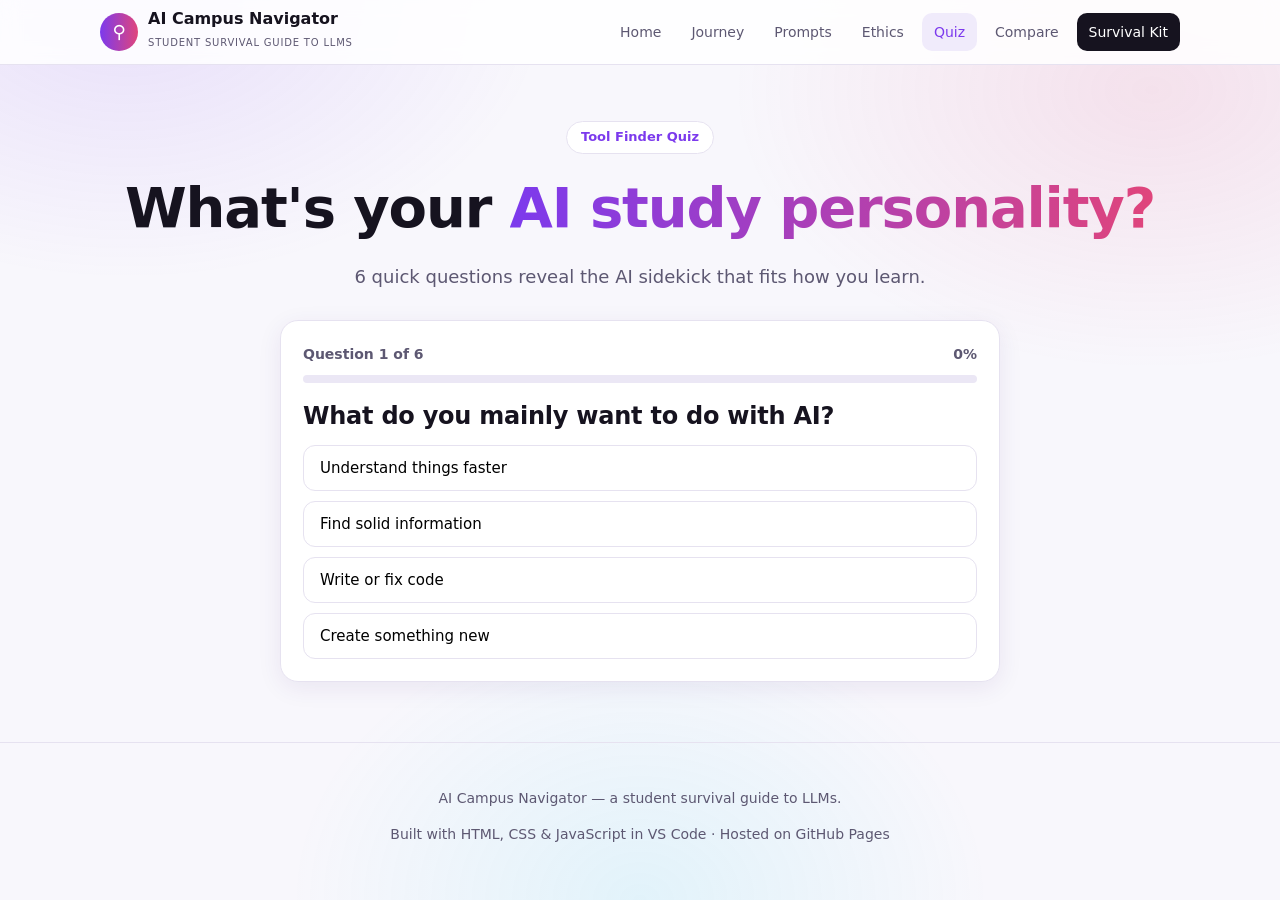
<file: quiz.html>
<!DOCTYPE html>
<html lang="en">
<head>
  <meta charset="UTF-8">
  <meta name="viewport" content="width=device-width, initial-scale=1.0">
  <title>Tool Finder Quiz — AI Campus Navigator</title>
  <link rel="stylesheet" href="style.css">
</head>
<body>
  <header>
    <div class="container nav">
      <a href="index.html" class="logo">
        <span class="logo-icon">&#9906;</span>
        <span><strong>AI Campus Navigator</strong><small>Student survival guide to LLMs</small></span>
      </a>
      <button class="menu-btn" aria-label="Open menu">&#9776;</button>
      <nav class="nav-links">
        <a href="index.html">Home</a>
        <a href="journey.html">Journey</a>
        <a href="prompt-battle.html">Prompts</a>
        <a href="ethics.html">Ethics</a>
        <a href="quiz.html">Quiz</a>
        <a href="compare.html">Compare</a>
        <a href="survival-kit.html" class="dark">Survival Kit</a>
      </nav>
    </div>
  </header>

  <main class="container">
    <section class="page-head">
      <span class="eyebrow">Tool Finder Quiz</span>
      <h1>What's your <span class="grad-text">AI study personality?</span></h1>
      <p class="lead">6 quick questions reveal the AI sidekick that fits how you learn.</p>
    </section>
    <div class="card game" id="quiz">
      <div class="game-top"><span id="q-num"></span><span id="q-pct"></span></div>
      <div class="progress"><div id="bar"></div></div>
      <h2 id="q-text" style="font-size:24px"></h2>
      <div class="options" id="q-options"></div>
    </div>
  </main>

  <footer>
    <div class="container">
      <p>AI Campus Navigator — a student survival guide to LLMs.</p>
      <p>Built with HTML, CSS &amp; JavaScript in VS Code · Hosted on GitHub Pages</p>
    </div>
  </footer>

  <script src="script.js"></script>
  <script>
    // Each answer adds a point to one personality
    const QUESTIONS = [
      { q: "What do you mainly want to do with AI?",
        a: [["Understand things faster", "study"], ["Find solid information", "research"], ["Write or fix code", "code"], ["Create something new", "creative"]] },
      { q: "Before an exam, you usually…",
        a: [["Want someone to quiz me", "study"], ["Look for extra sources", "research"], ["Solve coding exercises", "code"], ["Make mind maps and visuals", "creative"]] },
      { q: "When an AI gives you an answer, you…",
        a: [["Ask it to explain more simply", "study"], ["Check where it came from", "research"], ["Run it and test it", "code"], ["Double-check it's safe and allowed", "safety"]] },
      { q: "Your favorite type of assignment is…",
        a: [["Problem sets", "study"], ["Literature reviews", "research"], ["Programming projects", "code"], ["Design or open-ended projects", "creative"]] },
      { q: "What worries you most about AI?",
        a: [["Learning less", "study"], ["Wrong or fake facts", "research"], ["Buggy code", "code"], ["Privacy and cheating rules", "safety"]] },
      { q: "Pick a superpower:",
        a: [["Perfect memory", "study"], ["Knowing every source", "research"], ["Writing bug-free code", "code"], ["Never being fooled", "safety"]] }
    ];
    const RESULTS = {
      study:    { name: "Study Partner", desc: "You use AI as a patient tutor: explanations, quizzes and flashcards.", tools: "ChatGPT, Claude, Gemini" },
      research: { name: "Research Explorer", desc: "You want trustworthy information and real sources you can cite.", tools: "Perplexity, Gemini, Claude" },
      code:     { name: "Coding Assistant", desc: "You learn by building — debugging, refactoring and shipping code.", tools: "GitHub Copilot, Cursor, Claude, Replit" },
      creative: { name: "Creativity Booster", desc: "You use AI to brainstorm, prototype and turn ideas into things.", tools: "ChatGPT, Lovable, Bolt" },
      safety:   { name: "Safety Checker", desc: "You care about privacy, ethics and getting things right.", tools: "Your university's approved tool, local Llama / Mistral" }
    };
    let current = 0;
    const points = { study: 0, research: 0, code: 0, creative: 0, safety: 0 };

    function render() {
      const item = QUESTIONS[current];
      const pct = Math.round((current / QUESTIONS.length) * 100);
      document.getElementById("q-num").textContent = "Question " + (current + 1) + " of " + QUESTIONS.length;
      document.getElementById("q-pct").textContent = pct + "%";
      document.getElementById("bar").style.width = pct + "%";
      document.getElementById("q-text").textContent = item.q;
      const box = document.getElementById("q-options");
      box.innerHTML = "";
      item.a.forEach(([label, type]) => {
        const btn = document.createElement("button");
        btn.className = "option";
        btn.textContent = label;
        btn.onclick = () => { points[type]++; current++; current < QUESTIONS.length ? render() : showResult(); };
        box.appendChild(btn);
      });
    }

    function showResult() {
      const best = Object.keys(points).reduce((a, b) => (points[b] > points[a] ? b : a));
      const r = RESULTS[best];
      document.getElementById("quiz").innerHTML =
        "<div class='progress'><div style='width:100%'></div></div>" +
        "<span class='eyebrow'>Your AI personality</span>" +
        "<h2 class='grad-text'>" + r.name + "</h2>" +
        "<p>" + r.desc + "</p>" +
        "<p><strong>Try these tools:</strong> " + r.tools + "</p>" +
        "<div class='buttons'><a class='btn primary' href='quiz.html'>Retake quiz</a><a class='btn' href='choose.html'>Tool decision guide →</a></div>";
    }
    render();
  </script>
</body>
</html>
</file>
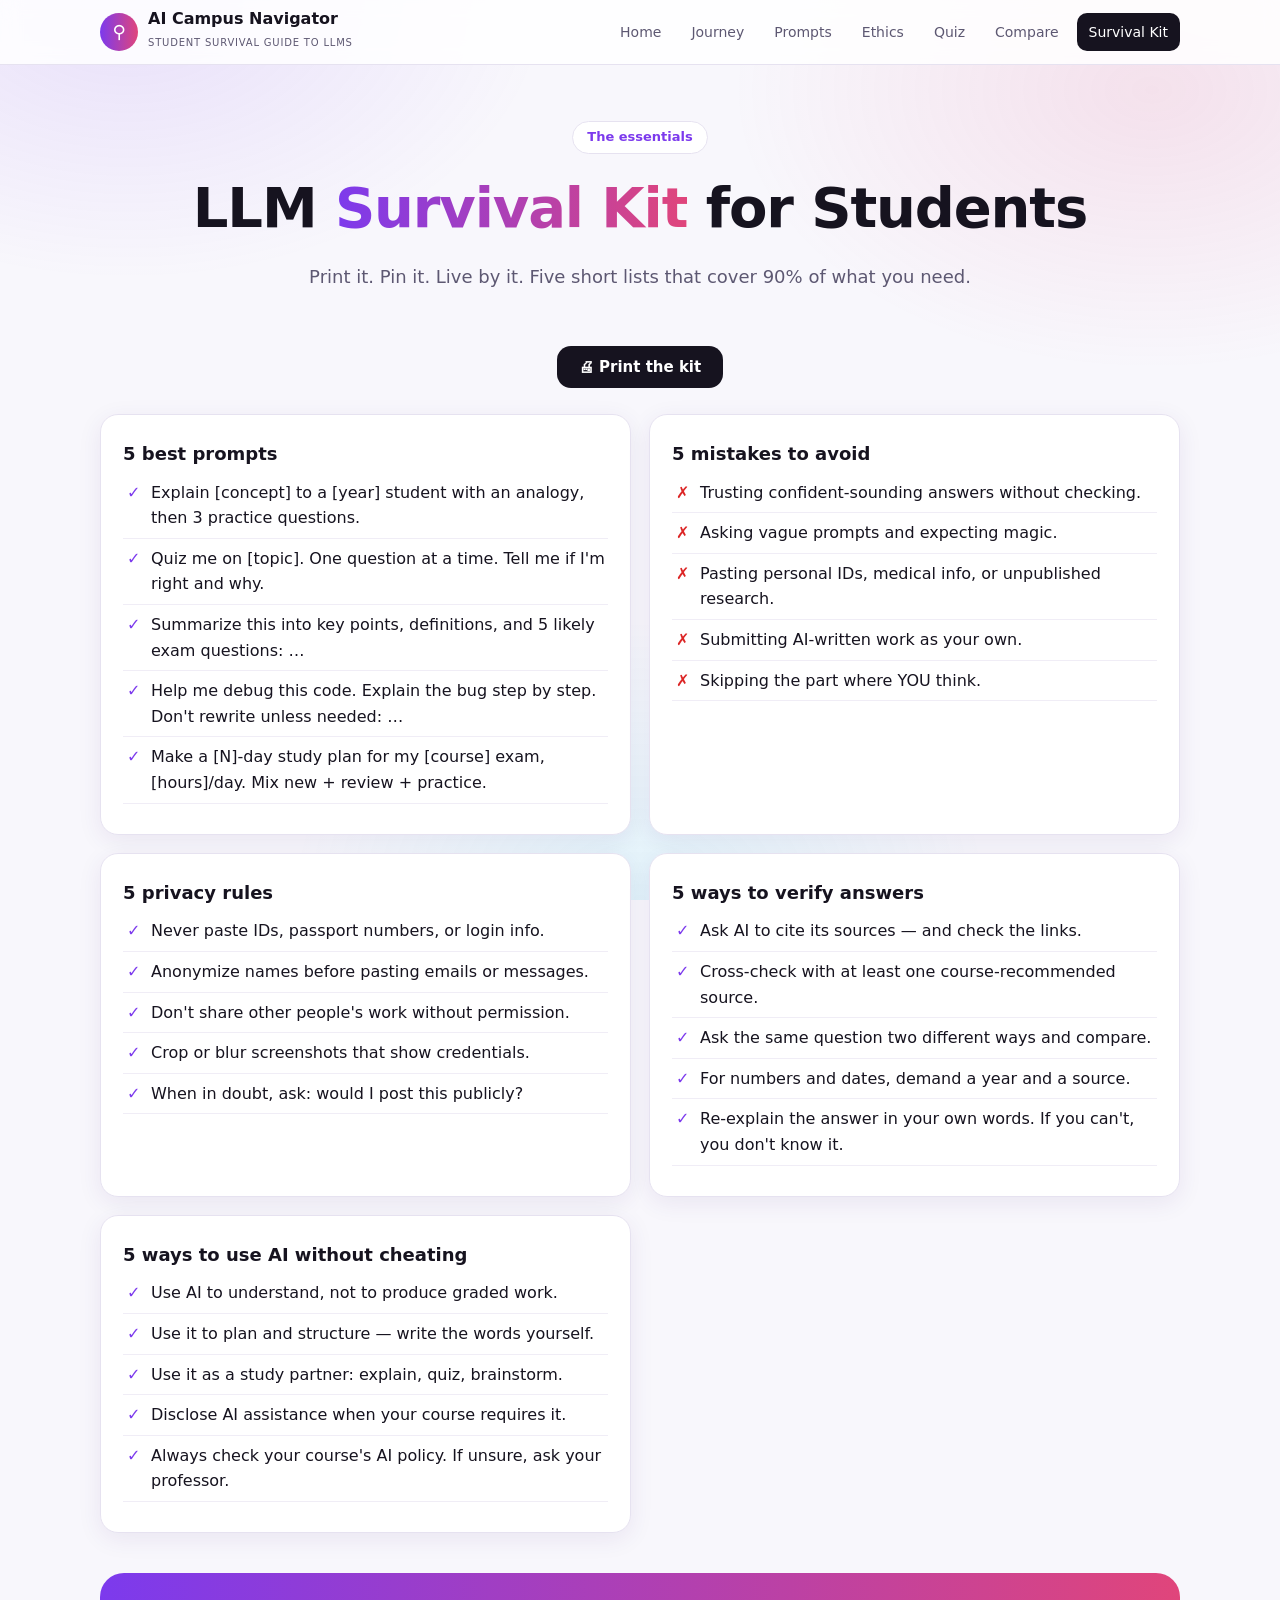
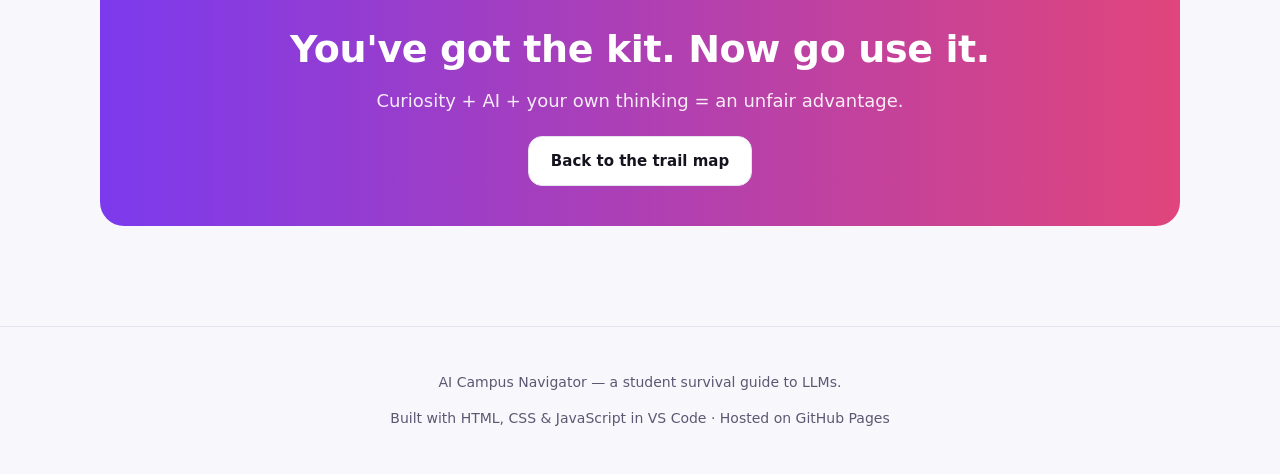
<file: survival-kit.html>
<!DOCTYPE html>
<html lang="en">
<head>
  <meta charset="UTF-8">
  <meta name="viewport" content="width=device-width, initial-scale=1.0">
  <title>Survival Kit — AI Campus Navigator</title>
  <link rel="stylesheet" href="style.css">
</head>
<body>
  <header>
    <div class="container nav">
      <a href="index.html" class="logo">
        <span class="logo-icon">&#9906;</span>
        <span><strong>AI Campus Navigator</strong><small>Student survival guide to LLMs</small></span>
      </a>
      <button class="menu-btn" aria-label="Open menu">&#9776;</button>
      <nav class="nav-links">
        <a href="index.html">Home</a>
        <a href="journey.html">Journey</a>
        <a href="prompt-battle.html">Prompts</a>
        <a href="ethics.html">Ethics</a>
        <a href="quiz.html">Quiz</a>
        <a href="compare.html">Compare</a>
        <a href="survival-kit.html" class="dark">Survival Kit</a>
      </nav>
    </div>
  </header>

  <main class="container">
    <section class="page-head">
      <span class="eyebrow">The essentials</span>
      <h1>LLM <span class="grad-text">Survival Kit</span> for Students</h1>
      <p class="lead">Print it. Pin it. Live by it. Five short lists that cover 90% of what you need.</p>
    </section>
    <div class="buttons"><button class="btn dark" onclick="window.print()">&#128424; Print the kit</button></div>
    <div class="grid grid-2">
      <div class="card"><h3>5 best prompts</h3><ul class="check-list"><li>Explain [concept] to a [year] student with an analogy, then 3 practice questions.</li><li>Quiz me on [topic]. One question at a time. Tell me if I&#x27;m right and why.</li><li>Summarize this into key points, definitions, and 5 likely exam questions: …</li><li>Help me debug this code. Explain the bug step by step. Don&#x27;t rewrite unless needed: …</li><li>Make a [N]-day study plan for my [course] exam, [hours]/day. Mix new + review + practice.</li></ul></div>
      <div class="card"><h3>5 mistakes to avoid</h3><ul class="check-list x-list"><li>Trusting confident-sounding answers without checking.</li><li>Asking vague prompts and expecting magic.</li><li>Pasting personal IDs, medical info, or unpublished research.</li><li>Submitting AI-written work as your own.</li><li>Skipping the part where YOU think.</li></ul></div>
      <div class="card"><h3>5 privacy rules</h3><ul class="check-list"><li>Never paste IDs, passport numbers, or login info.</li><li>Anonymize names before pasting emails or messages.</li><li>Don&#x27;t share other people&#x27;s work without permission.</li><li>Crop or blur screenshots that show credentials.</li><li>When in doubt, ask: would I post this publicly?</li></ul></div>
      <div class="card"><h3>5 ways to verify answers</h3><ul class="check-list"><li>Ask AI to cite its sources — and check the links.</li><li>Cross-check with at least one course-recommended source.</li><li>Ask the same question two different ways and compare.</li><li>For numbers and dates, demand a year and a source.</li><li>Re-explain the answer in your own words. If you can&#x27;t, you don&#x27;t know it.</li></ul></div>
      <div class="card"><h3>5 ways to use AI without cheating</h3><ul class="check-list"><li>Use AI to understand, not to produce graded work.</li><li>Use it to plan and structure — write the words yourself.</li><li>Use it as a study partner: explain, quiz, brainstorm.</li><li>Disclose AI assistance when your course requires it.</li><li>Always check your course&#x27;s AI policy. If unsure, ask your professor.</li></ul></div>
    </div>
    <section>
      <div class="banner">
        <h2>You've got the kit. Now go use it.</h2>
        <p class="lead">Curiosity + AI + your own thinking = an unfair advantage.</p>
        <a href="index.html" class="btn">Back to the trail map</a>
      </div>
    </section>
  </main>

  <footer>
    <div class="container">
      <p>AI Campus Navigator — a student survival guide to LLMs.</p>
      <p>Built with HTML, CSS &amp; JavaScript in VS Code · Hosted on GitHub Pages</p>
    </div>
  </footer>

  <script src="script.js"></script>

</body>
</html>
</file>
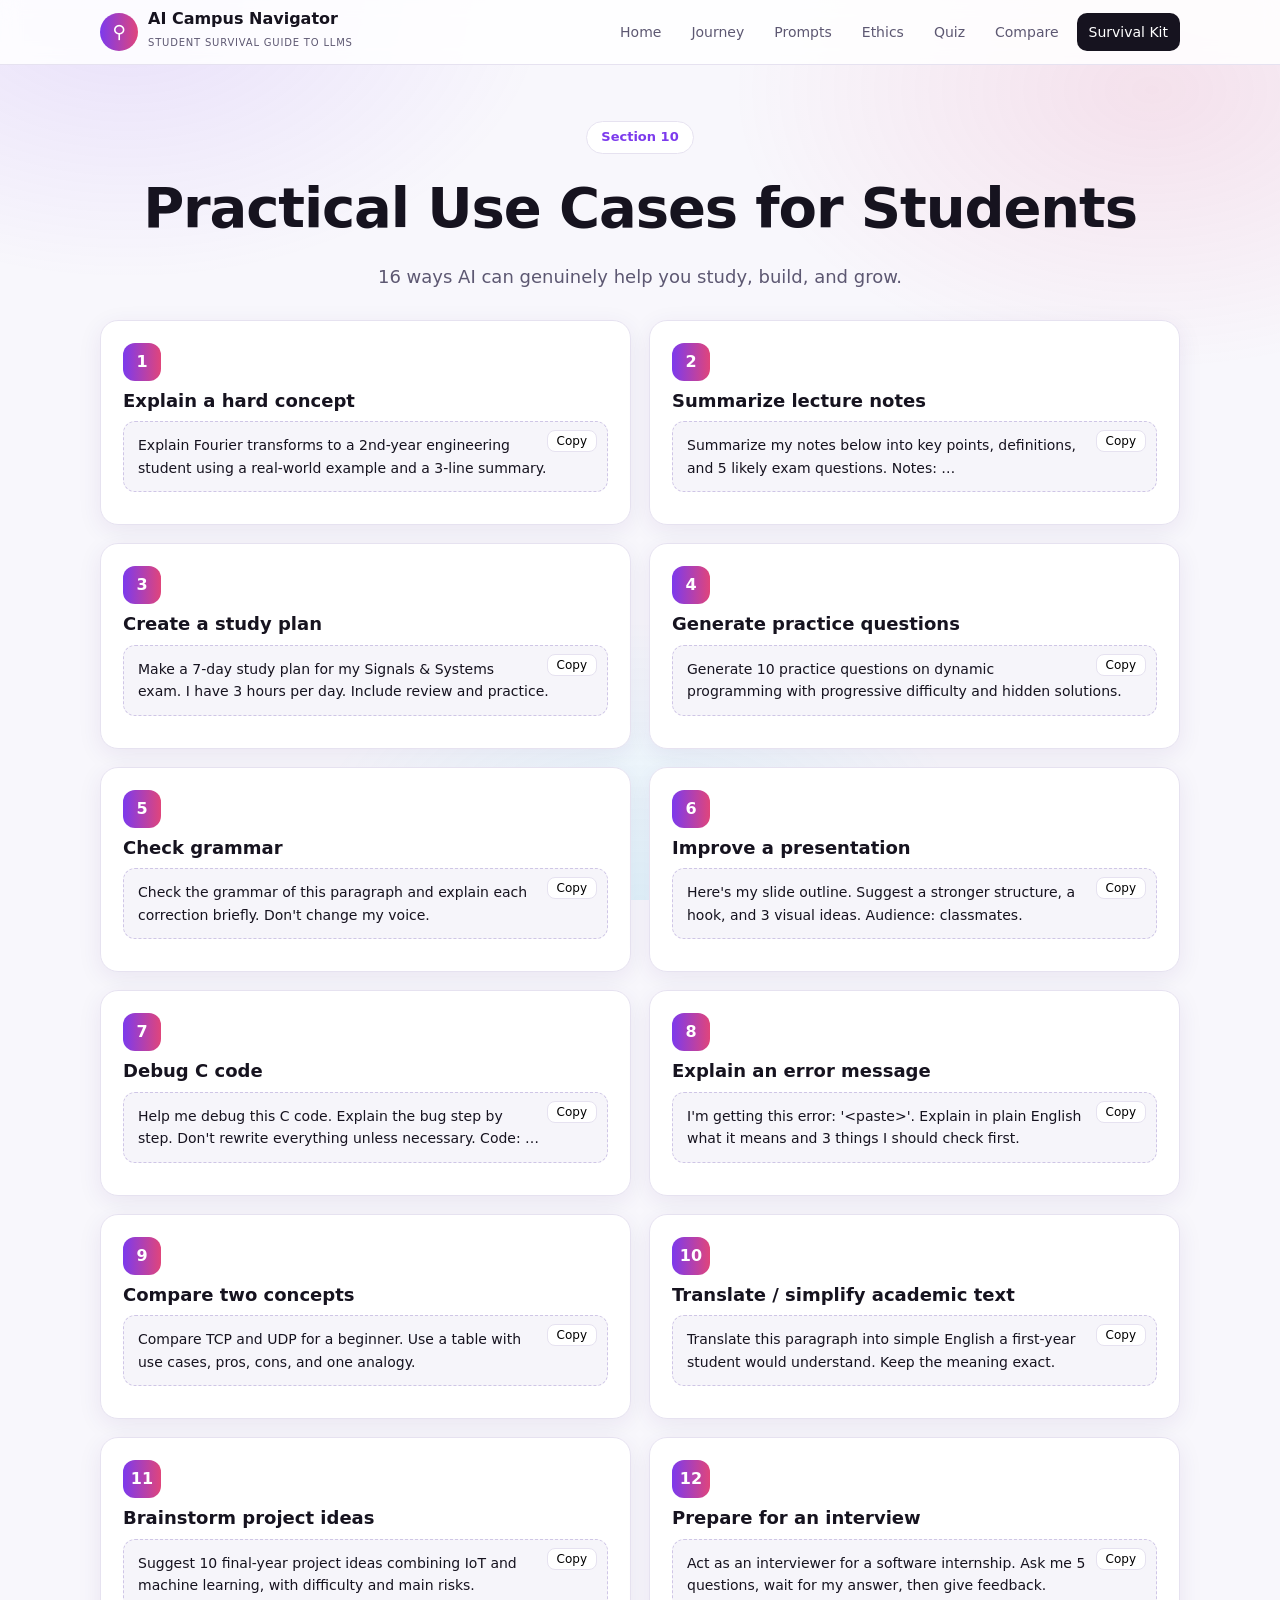
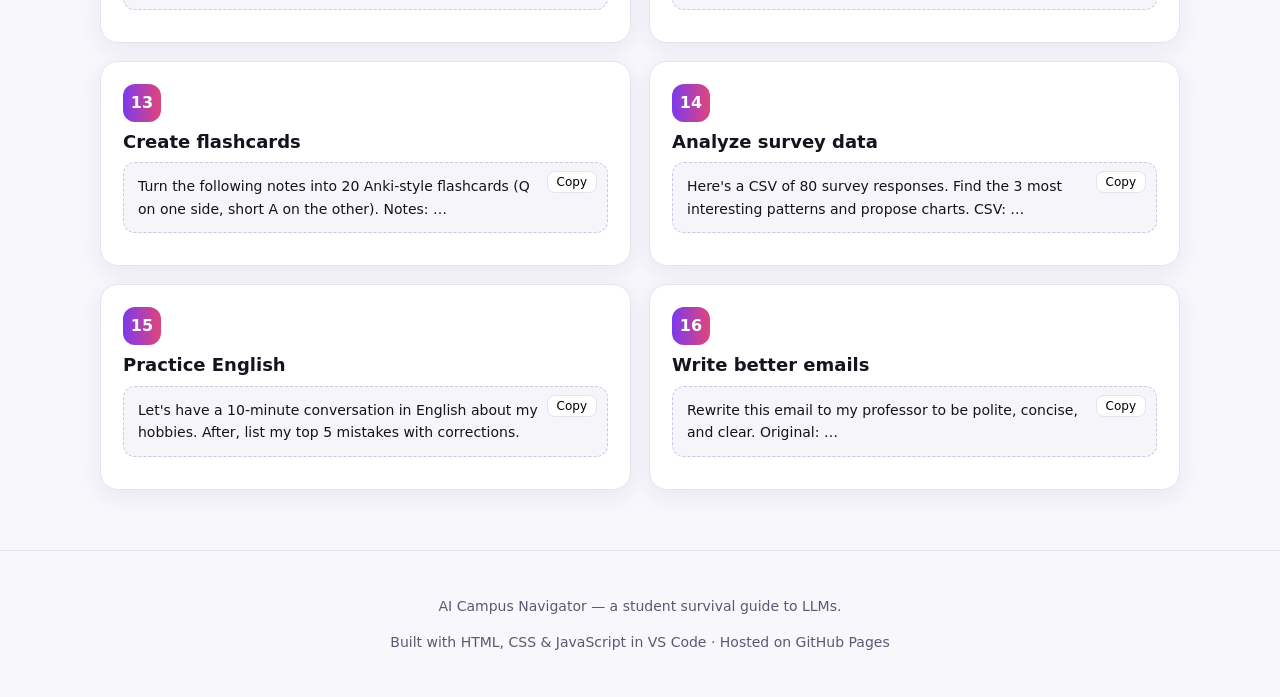
<file: use-cases.html>
<!DOCTYPE html>
<html lang="en">
<head>
  <meta charset="UTF-8">
  <meta name="viewport" content="width=device-width, initial-scale=1.0">
  <title>Practical Use Cases — AI Campus Navigator</title>
  <link rel="stylesheet" href="style.css">
</head>
<body>
  <header>
    <div class="container nav">
      <a href="index.html" class="logo">
        <span class="logo-icon">&#9906;</span>
        <span><strong>AI Campus Navigator</strong><small>Student survival guide to LLMs</small></span>
      </a>
      <button class="menu-btn" aria-label="Open menu">&#9776;</button>
      <nav class="nav-links">
        <a href="index.html">Home</a>
        <a href="journey.html">Journey</a>
        <a href="prompt-battle.html">Prompts</a>
        <a href="ethics.html">Ethics</a>
        <a href="quiz.html">Quiz</a>
        <a href="compare.html">Compare</a>
        <a href="survival-kit.html" class="dark">Survival Kit</a>
      </nav>
    </div>
  </header>

  <main class="container">
    <section class="page-head">
      <span class="eyebrow">Section 10</span>
      <h1>Practical Use Cases for Students</h1>
      <p class="lead">16 ways AI can genuinely help you study, build, and grow.</p>
    </section>
    <div class="grid grid-2">
      <div class="card"><div class="num">1</div><h3>Explain a hard concept</h3><div class="prompt">Explain Fourier transforms to a 2nd-year engineering student using a real-world example and a 3-line summary.</div></div>
      <div class="card"><div class="num">2</div><h3>Summarize lecture notes</h3><div class="prompt">Summarize my notes below into key points, definitions, and 5 likely exam questions. Notes: …</div></div>
      <div class="card"><div class="num">3</div><h3>Create a study plan</h3><div class="prompt">Make a 7-day study plan for my Signals &amp; Systems exam. I have 3 hours per day. Include review and practice.</div></div>
      <div class="card"><div class="num">4</div><h3>Generate practice questions</h3><div class="prompt">Generate 10 practice questions on dynamic programming with progressive difficulty and hidden solutions.</div></div>
      <div class="card"><div class="num">5</div><h3>Check grammar</h3><div class="prompt">Check the grammar of this paragraph and explain each correction briefly. Don&#x27;t change my voice.</div></div>
      <div class="card"><div class="num">6</div><h3>Improve a presentation</h3><div class="prompt">Here&#x27;s my slide outline. Suggest a stronger structure, a hook, and 3 visual ideas. Audience: classmates.</div></div>
      <div class="card"><div class="num">7</div><h3>Debug C code</h3><div class="prompt">Help me debug this C code. Explain the bug step by step. Don&#x27;t rewrite everything unless necessary. Code: …</div></div>
      <div class="card"><div class="num">8</div><h3>Explain an error message</h3><div class="prompt">I&#x27;m getting this error: &#x27;&lt;paste&gt;&#x27;. Explain in plain English what it means and 3 things I should check first.</div></div>
      <div class="card"><div class="num">9</div><h3>Compare two concepts</h3><div class="prompt">Compare TCP and UDP for a beginner. Use a table with use cases, pros, cons, and one analogy.</div></div>
      <div class="card"><div class="num">10</div><h3>Translate / simplify academic text</h3><div class="prompt">Translate this paragraph into simple English a first-year student would understand. Keep the meaning exact.</div></div>
      <div class="card"><div class="num">11</div><h3>Brainstorm project ideas</h3><div class="prompt">Suggest 10 final-year project ideas combining IoT and machine learning, with difficulty and main risks.</div></div>
      <div class="card"><div class="num">12</div><h3>Prepare for an interview</h3><div class="prompt">Act as an interviewer for a software internship. Ask me 5 questions, wait for my answer, then give feedback.</div></div>
      <div class="card"><div class="num">13</div><h3>Create flashcards</h3><div class="prompt">Turn the following notes into 20 Anki-style flashcards (Q on one side, short A on the other). Notes: …</div></div>
      <div class="card"><div class="num">14</div><h3>Analyze survey data</h3><div class="prompt">Here&#x27;s a CSV of 80 survey responses. Find the 3 most interesting patterns and propose charts. CSV: …</div></div>
      <div class="card"><div class="num">15</div><h3>Practice English</h3><div class="prompt">Let&#x27;s have a 10-minute conversation in English about my hobbies. After, list my top 5 mistakes with corrections.</div></div>
      <div class="card"><div class="num">16</div><h3>Write better emails</h3><div class="prompt">Rewrite this email to my professor to be polite, concise, and clear. Original: …</div></div>
    </div>
  </main>

  <footer>
    <div class="container">
      <p>AI Campus Navigator — a student survival guide to LLMs.</p>
      <p>Built with HTML, CSS &amp; JavaScript in VS Code · Hosted on GitHub Pages</p>
    </div>
  </footer>

  <script src="script.js"></script>

</body>
</html>
</file>
<file: style.css>
/* AI Campus Navigator — shared styles */
:root {
  --bg: #f8f7fc;
  --card: #ffffff;
  --text: #16131f;
  --muted: #5d5872;
  --border: #e6e2f0;
  --purple: #7c3aed;
  --pink: #e0457b;
  --grad: linear-gradient(90deg, #7c3aed, #e0457b);
  --green: #16a34a;
  --yellow: #d97706;
  --orange: #ea580c;
  --red: #dc2626;
  --radius: 18px;
  --shadow: 0 6px 24px rgba(60, 30, 120, 0.08);
}

* { box-sizing: border-box; }

body {
  margin: 0;
  font-family: "Inter", system-ui, -apple-system, "Segoe UI", Arial, sans-serif;
  color: var(--text);
  background: var(--bg);
  line-height: 1.6;
}

body::before {
  content: "";
  position: fixed;
  inset: 0;
  z-index: -1;
  background:
    radial-gradient(600px 400px at 10% 0%, rgba(124, 58, 237, 0.12), transparent 70%),
    radial-gradient(600px 400px at 90% 10%, rgba(224, 69, 123, 0.12), transparent 70%),
    radial-gradient(500px 400px at 50% 100%, rgba(34, 211, 238, 0.10), transparent 70%);
}

a { color: inherit; text-decoration: none; }

.container { max-width: 1120px; margin: 0 auto; padding: 0 20px; }

/* ---------- Header ---------- */
header {
  position: sticky;
  top: 0;
  z-index: 10;
  background: rgba(255, 255, 255, 0.85);
  backdrop-filter: blur(10px);
  border-bottom: 1px solid var(--border);
}

.nav {
  display: flex;
  align-items: center;
  justify-content: space-between;
  height: 64px;
}

.logo { display: flex; align-items: center; gap: 10px; }
.logo-icon {
  width: 38px; height: 38px; border-radius: 50%;
  background: var(--grad);
  display: grid; place-items: center;
  color: #fff; font-size: 18px;
}
.logo strong { display: block; font-size: 16px; line-height: 1.1; }
.logo small { font-size: 10px; letter-spacing: 0.08em; color: var(--muted); text-transform: uppercase; }

.nav-links { display: flex; gap: 6px; align-items: center; }
.nav-links a {
  padding: 8px 12px; border-radius: 10px; font-size: 14px; font-weight: 500; color: var(--muted);
}
.nav-links a:hover, .nav-links a.active { background: #f0ebfb; color: var(--purple); }
.nav-links a.dark { background: var(--text); color: #fff; }

.menu-btn {
  display: none; background: none; border: 1px solid var(--border);
  border-radius: 10px; font-size: 20px; padding: 4px 10px; cursor: pointer;
}

/* ---------- Typography ---------- */
.eyebrow {
  display: inline-block;
  padding: 5px 14px;
  border-radius: 999px;
  background: #fff;
  border: 1px solid var(--border);
  color: var(--purple);
  font-size: 13px;
  font-weight: 600;
}

h1, h2, h3 { line-height: 1.15; margin: 0.4em 0; }
h1 { font-size: clamp(34px, 6vw, 56px); letter-spacing: -0.02em; }
h2 { font-size: clamp(26px, 4vw, 38px); letter-spacing: -0.01em; }
h3 { font-size: 18px; }

.grad-text {
  background: var(--grad);
  -webkit-background-clip: text;
  background-clip: text;
  color: transparent;
}

.lead { color: var(--muted); font-size: 18px; max-width: 680px; }
.muted { color: var(--muted); }

/* ---------- Sections ---------- */
.page-head { text-align: center; padding: 56px 0 28px; }
.page-head .lead { margin: 0 auto; }
section { padding: 40px 0; }
.section-title { text-align: center; margin-bottom: 28px; }
.section-title .lead { margin: 0 auto; }

/* ---------- Hero ---------- */
.hero { text-align: center; padding: 80px 0 40px; }
.hero h1 { font-size: clamp(48px, 10vw, 96px); margin: 18px 0 6px; }
.hero .tagline { letter-spacing: 0.25em; font-size: 13px; font-weight: 700; color: var(--muted); }
.hero .lead { margin: 20px auto; }

.buttons { display: flex; gap: 12px; justify-content: center; flex-wrap: wrap; margin: 26px 0; }

.btn {
  display: inline-flex; align-items: center; gap: 8px;
  padding: 12px 22px; border-radius: 14px;
  font-weight: 600; font-size: 15px; border: 1px solid var(--border);
  background: #fff; cursor: pointer; font-family: inherit; color: var(--text);
  transition: transform 0.15s, box-shadow 0.15s;
}
.btn:hover { transform: translateY(-2px); box-shadow: var(--shadow); }
.btn.primary { background: var(--grad); color: #fff; border: none; }
.btn.dark { background: var(--text); color: #fff; border: none; }
.btn.small { padding: 7px 14px; font-size: 13px; border-radius: 10px; }

.chips { display: flex; flex-wrap: wrap; gap: 8px; justify-content: center; }
.chip {
  padding: 5px 13px; border-radius: 999px; background: #fff;
  border: 1px solid var(--border); font-size: 13px; color: var(--muted);
}

/* ---------- Cards & grids ---------- */
.grid { display: grid; gap: 18px; }
.grid-2 { grid-template-columns: repeat(2, 1fr); }
.grid-3 { grid-template-columns: repeat(3, 1fr); }
.grid-4 { grid-template-columns: repeat(4, 1fr); }

.card {
  background: var(--card);
  border: 1px solid var(--border);
  border-radius: var(--radius);
  padding: 22px;
  box-shadow: var(--shadow);
}
a.card { display: block; transition: transform 0.15s, border-color 0.15s; }
a.card:hover { transform: translateY(-3px); border-color: var(--purple); }
.card p { margin: 6px 0; }

.num {
  width: 38px; height: 38px; border-radius: 12px;
  background: var(--grad); color: #fff; font-weight: 700;
  display: grid; place-items: center; margin-bottom: 10px;
}
.station-label { font-size: 12px; font-weight: 700; letter-spacing: 0.1em; color: var(--purple); }
.link-more { color: var(--purple); font-weight: 600; font-size: 14px; }

.example {
  margin-top: 10px; padding: 10px 14px; border-radius: 12px;
  background: #f5f1fd; color: #4b3a78; font-size: 14px;
}

.prompt {
  position: relative;
  background: #f6f5fa; border: 1px dashed #cfc6e6; border-radius: 12px;
  padding: 12px 14px; margin: 10px 0; font-size: 14px;
  white-space: pre-wrap;
}
.copy-btn {
  float: right; margin: -4px -4px 4px 8px;
  border: 1px solid var(--border); background: #fff; border-radius: 8px;
  font-size: 12px; padding: 3px 9px; cursor: pointer; font-family: inherit;
}
.copy-btn:hover { color: var(--purple); border-color: var(--purple); }

.banner {
  text-align: center; padding: 40px 24px; border-radius: 24px;
  background: var(--grad); color: #fff;
}
.banner .lead { color: rgba(255, 255, 255, 0.9); margin: 0 auto 10px; }
.banner .btn { margin-top: 10px; }

/* ---------- Tabs / filters ---------- */
.tabs { display: flex; flex-wrap: wrap; gap: 8px; justify-content: center; margin-bottom: 24px; }
.tab {
  padding: 9px 16px; border-radius: 12px; border: 1px solid var(--border);
  background: #fff; cursor: pointer; font-family: inherit; font-size: 14px; font-weight: 500;
}
.tab.active { background: var(--text); color: #fff; border-color: var(--text); }

/* ---------- Prompt battle ---------- */
.battle { display: grid; grid-template-columns: 1fr 1fr; gap: 14px; margin-top: 12px; }
.weak, .strong { border-radius: 14px; padding: 14px; font-size: 15px; }
.weak { background: #fdecec; border: 1px solid #f6c3c3; }
.strong { background: #e9f8ee; border: 1px solid #b6e6c5; }
.tag { font-size: 11px; font-weight: 800; letter-spacing: 0.1em; }
.weak .tag { color: var(--red); }
.strong .tag { color: var(--green); }
.why { margin-top: 12px; font-size: 14px; color: var(--muted); }

/* ---------- Risk levels ---------- */
.risk { border-left: 6px solid; }
.risk.low { border-left-color: var(--green); }
.risk.medium { border-left-color: var(--yellow); }
.risk.high { border-left-color: var(--orange); }
.risk.very-high { border-left-color: var(--red); }
.badge {
  display: inline-block; font-size: 11px; font-weight: 800; letter-spacing: 0.08em;
  padding: 3px 10px; border-radius: 999px; color: #fff; margin: 6px 0;
}
.badge.low, .badge.go { background: var(--green); }
.badge.medium, .badge.caution { background: var(--yellow); }
.badge.high { background: var(--orange); }
.badge.very-high, .badge.stop { background: var(--red); }

/* ---------- Traffic light ---------- */
.light-group { margin-bottom: 30px; }
.light-group h2 { display: flex; align-items: center; gap: 12px; font-size: 24px; }
.dot { width: 22px; height: 22px; border-radius: 50%; display: inline-block; }
.dot.go { background: var(--green); box-shadow: 0 0 14px var(--green); }
.dot.caution { background: var(--yellow); box-shadow: 0 0 14px var(--yellow); }
.dot.stop { background: var(--red); box-shadow: 0 0 14px var(--red); }

/* ---------- Game / quiz ---------- */
.game { max-width: 720px; margin: 0 auto; }
.game-top { display: flex; justify-content: space-between; color: var(--muted); font-weight: 600; font-size: 14px; }
.bubble { border-radius: 14px; padding: 14px 16px; margin: 12px 0; }
.bubble.user { background: #f0ebfb; }
.bubble.ai { background: #f6f5fa; border: 1px solid var(--border); }
.options { display: grid; gap: 10px; margin-top: 14px; }
.option {
  text-align: left; padding: 13px 16px; border-radius: 12px; border: 1px solid var(--border);
  background: #fff; cursor: pointer; font-family: inherit; font-size: 15px;
}
.option:hover:not(:disabled) { border-color: var(--purple); }
.option:disabled { color: var(--text); cursor: default; }
.option.correct { background: #e9f8ee; border-color: var(--green); }
.option.wrong { background: #fdecec; border-color: var(--red); }
.feedback { margin-top: 14px; padding: 12px 16px; border-radius: 12px; background: #f5f1fd; display: none; }

.progress { height: 8px; background: #ebe7f5; border-radius: 99px; overflow: hidden; margin: 10px 0 20px; }
.progress div { height: 100%; background: var(--grad); width: 0; transition: width 0.3s; }

/* ---------- Table ---------- */
.table-wrap { overflow-x: auto; border-radius: var(--radius); border: 1px solid var(--border); background: #fff; }
table { border-collapse: collapse; width: 100%; min-width: 900px; font-size: 14px; }
th, td { padding: 12px 14px; text-align: left; border-bottom: 1px solid var(--border); vertical-align: top; }
th { background: #f5f1fd; font-size: 13px; }
td:first-child { font-weight: 700; }

/* ---------- Lists ---------- */
.check-list { padding-left: 0; list-style: none; margin: 8px 0; }
.check-list li { padding: 7px 0 7px 28px; position: relative; border-bottom: 1px solid #f0edf6; }
.check-list li::before { content: "✓"; position: absolute; left: 4px; color: var(--purple); font-weight: 800; }
.x-list li::before { content: "✗"; color: var(--red); }

.choose-row { display: grid; grid-template-columns: 1fr 1fr 1fr; gap: 16px; }
.choose-row small { display: block; font-size: 11px; font-weight: 800; letter-spacing: 0.1em; color: var(--purple); }

/* ---------- Footer ---------- */
footer {
  margin-top: 60px; padding: 30px 0; border-top: 1px solid var(--border);
  text-align: center; color: var(--muted); font-size: 14px;
}

/* ---------- Responsive ---------- */
@media (max-width: 900px) {
  .grid-3, .grid-4 { grid-template-columns: repeat(2, 1fr); }
  .nav-links {
    display: none; position: absolute; top: 64px; left: 0; right: 0;
    flex-direction: column; align-items: stretch; background: #fff;
    padding: 10px 20px; border-bottom: 1px solid var(--border);
  }
  .nav-links.open { display: flex; }
  .menu-btn { display: block; }
}

@media (max-width: 600px) {
  .grid-2, .grid-3, .grid-4, .battle, .choose-row { grid-template-columns: 1fr; }
  .hero { padding-top: 50px; }
}

@media print {
  header, footer, .buttons, .copy-btn { display: none; }
  .card { box-shadow: none; break-inside: avoid; }
}
</file>
